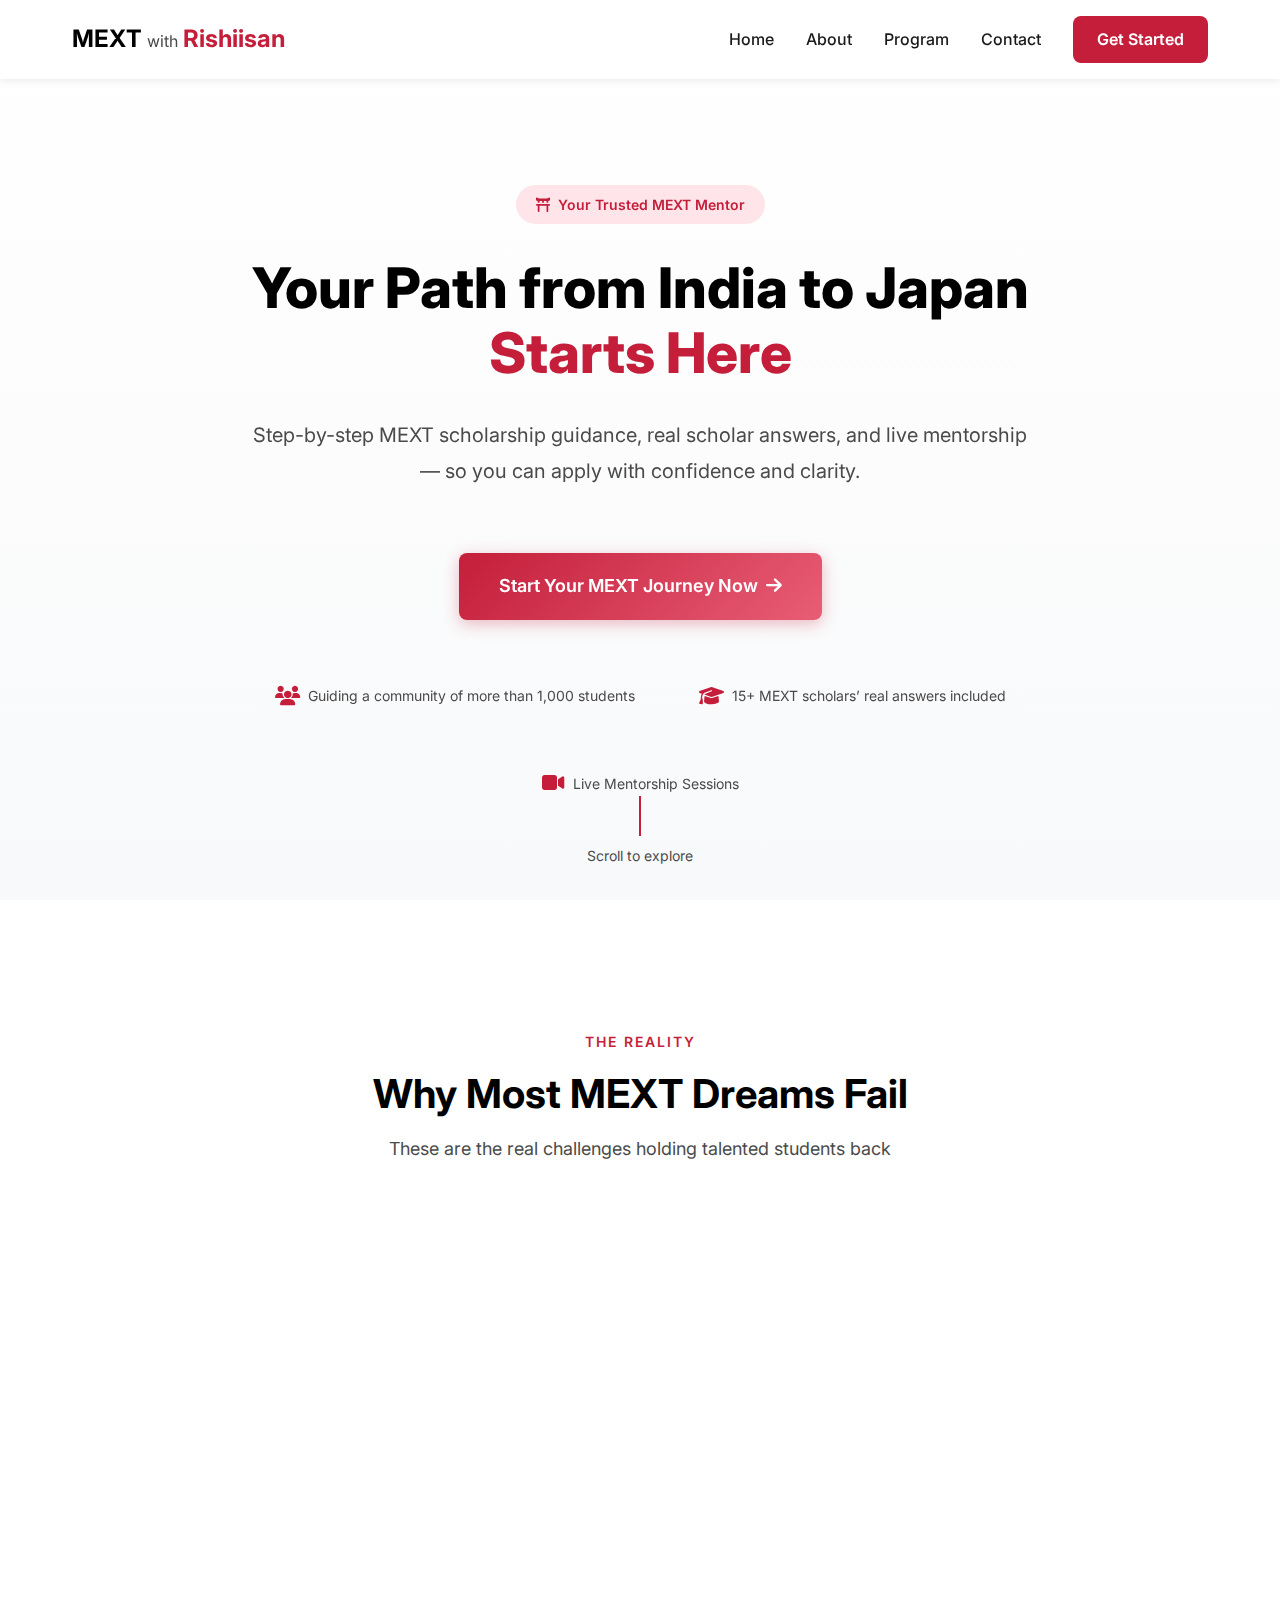
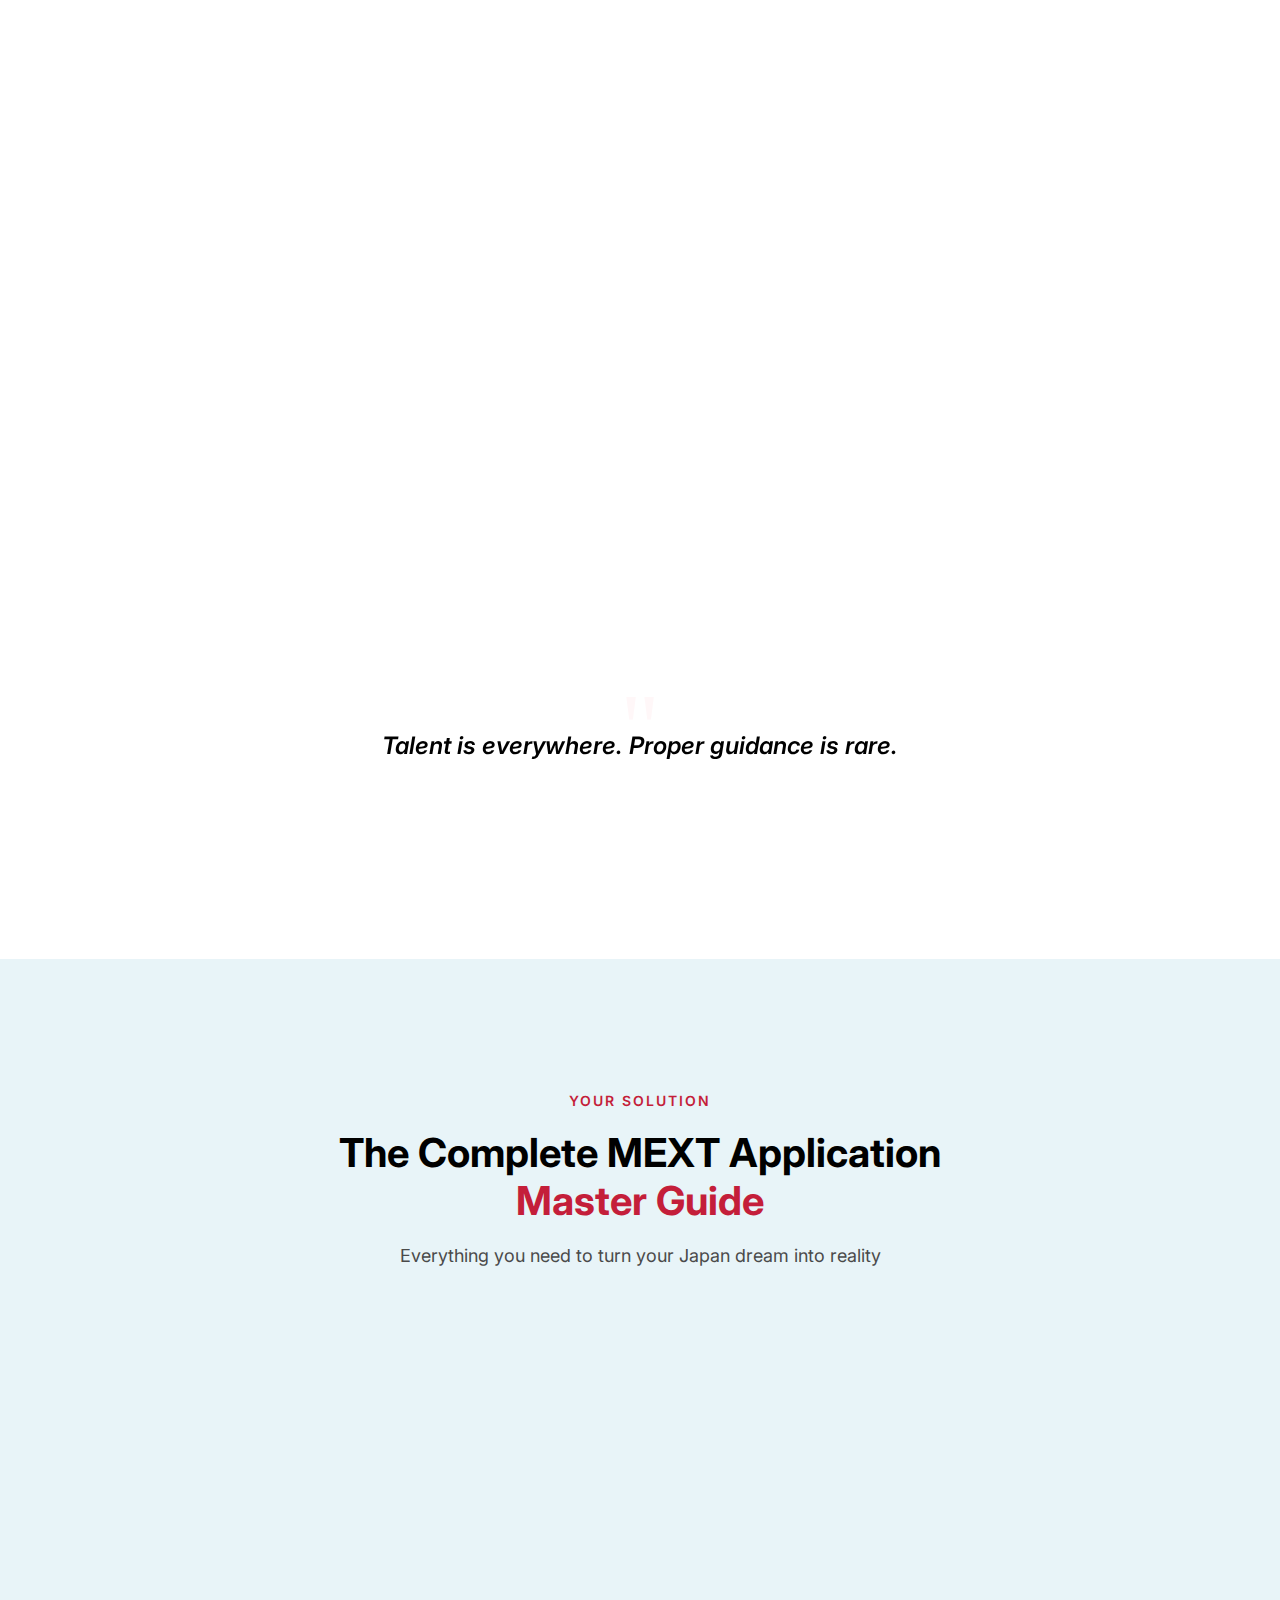
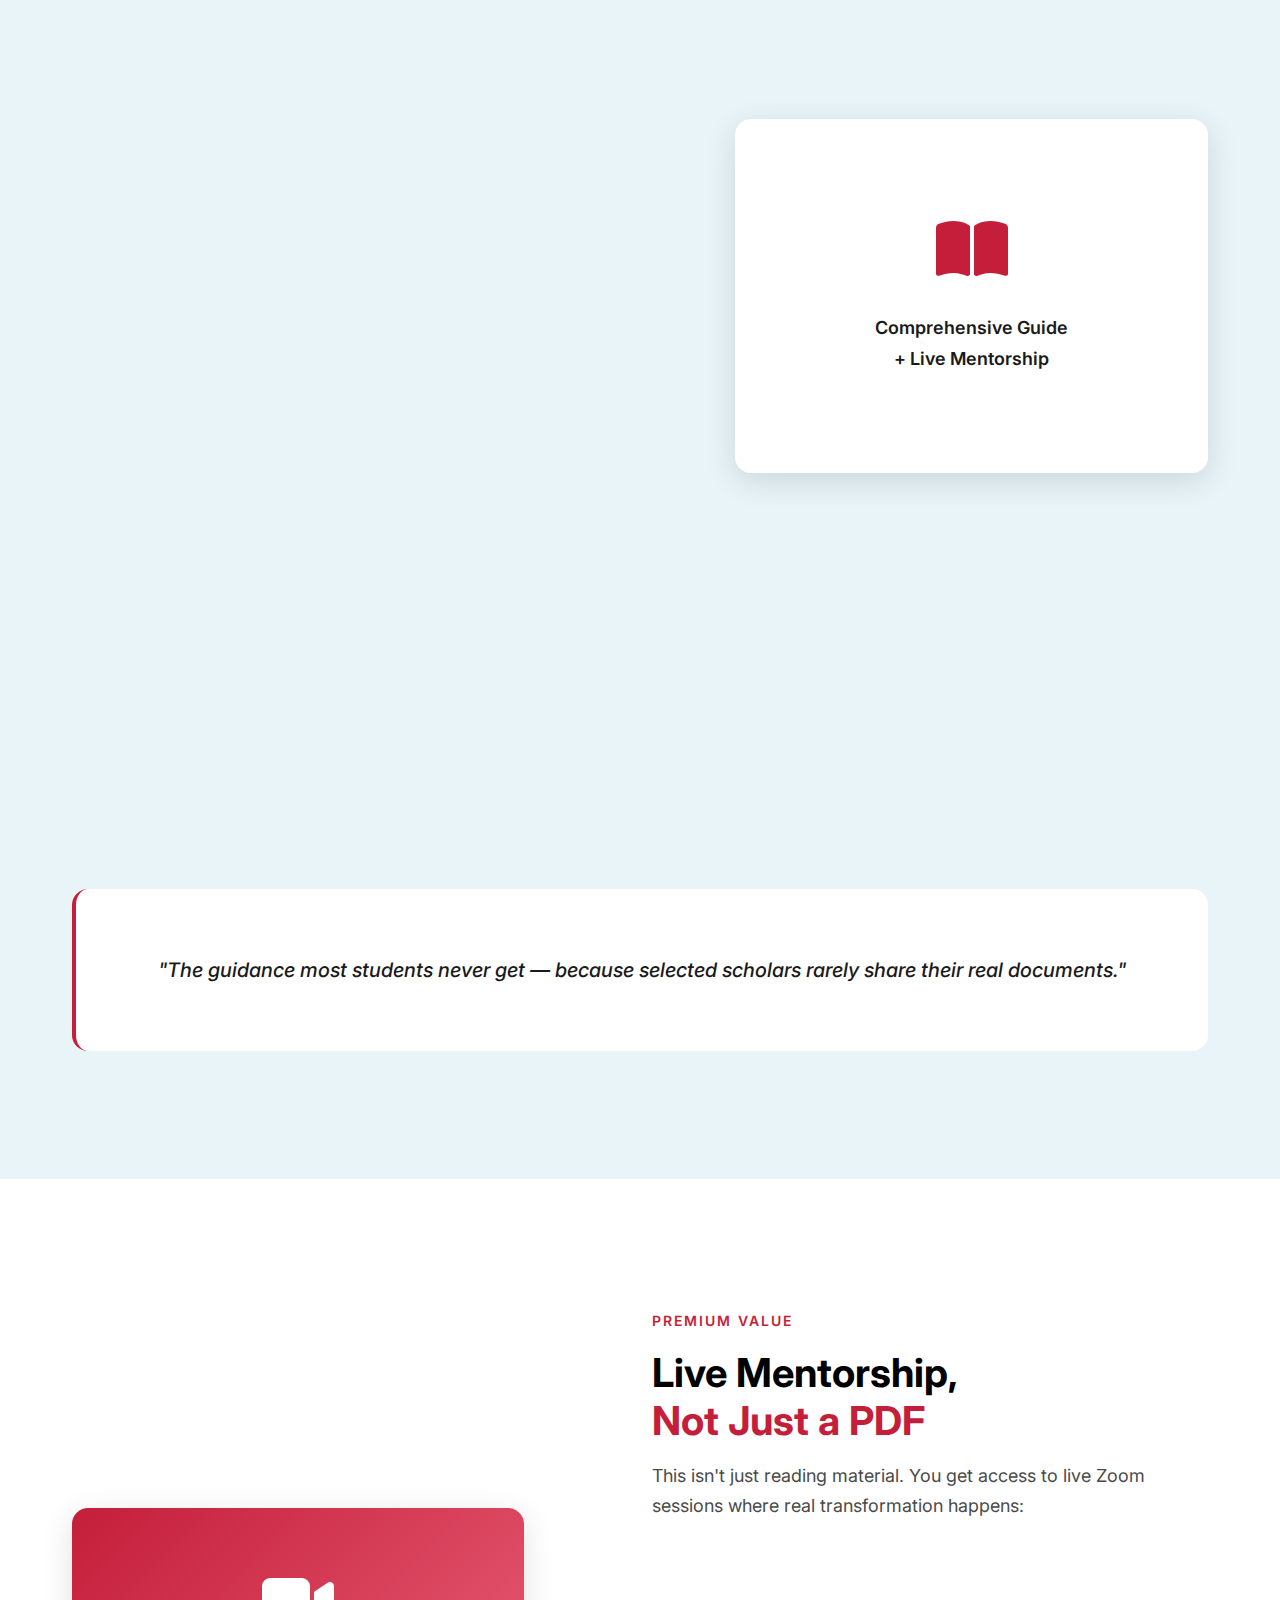
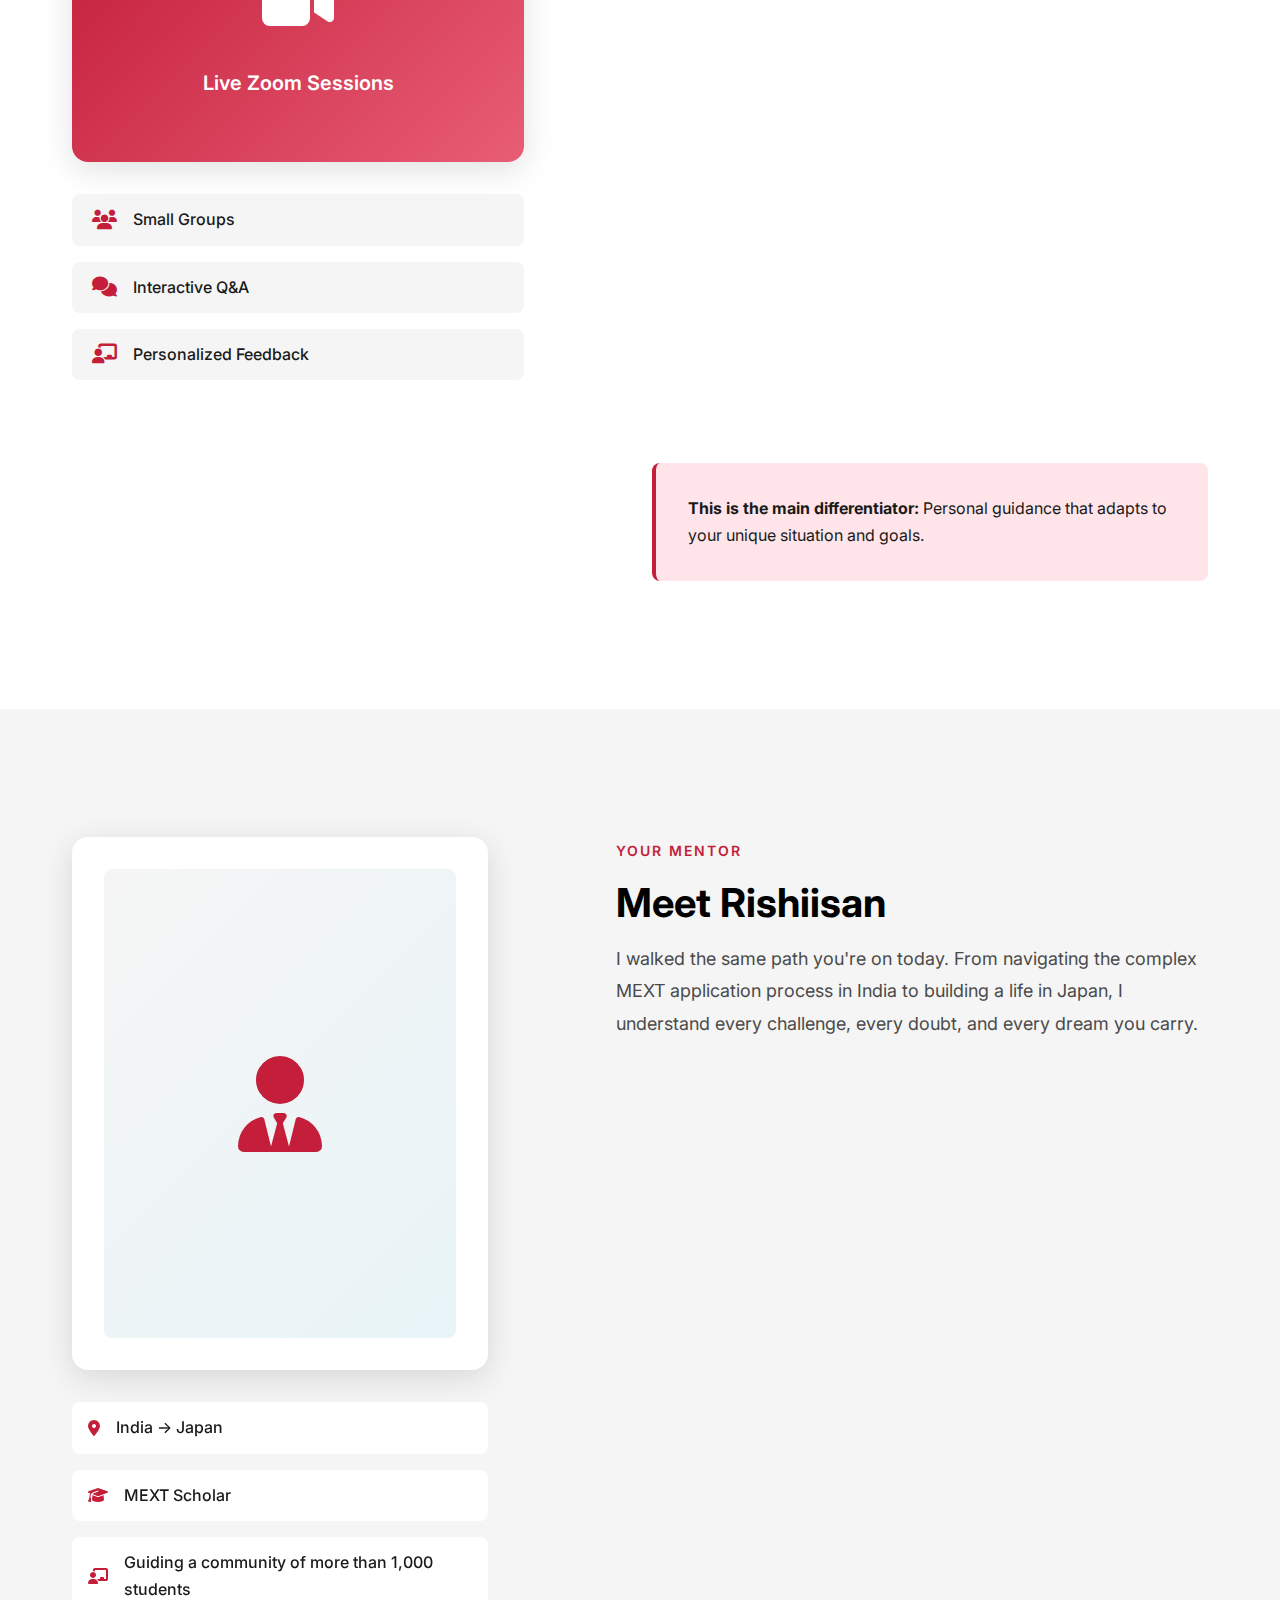
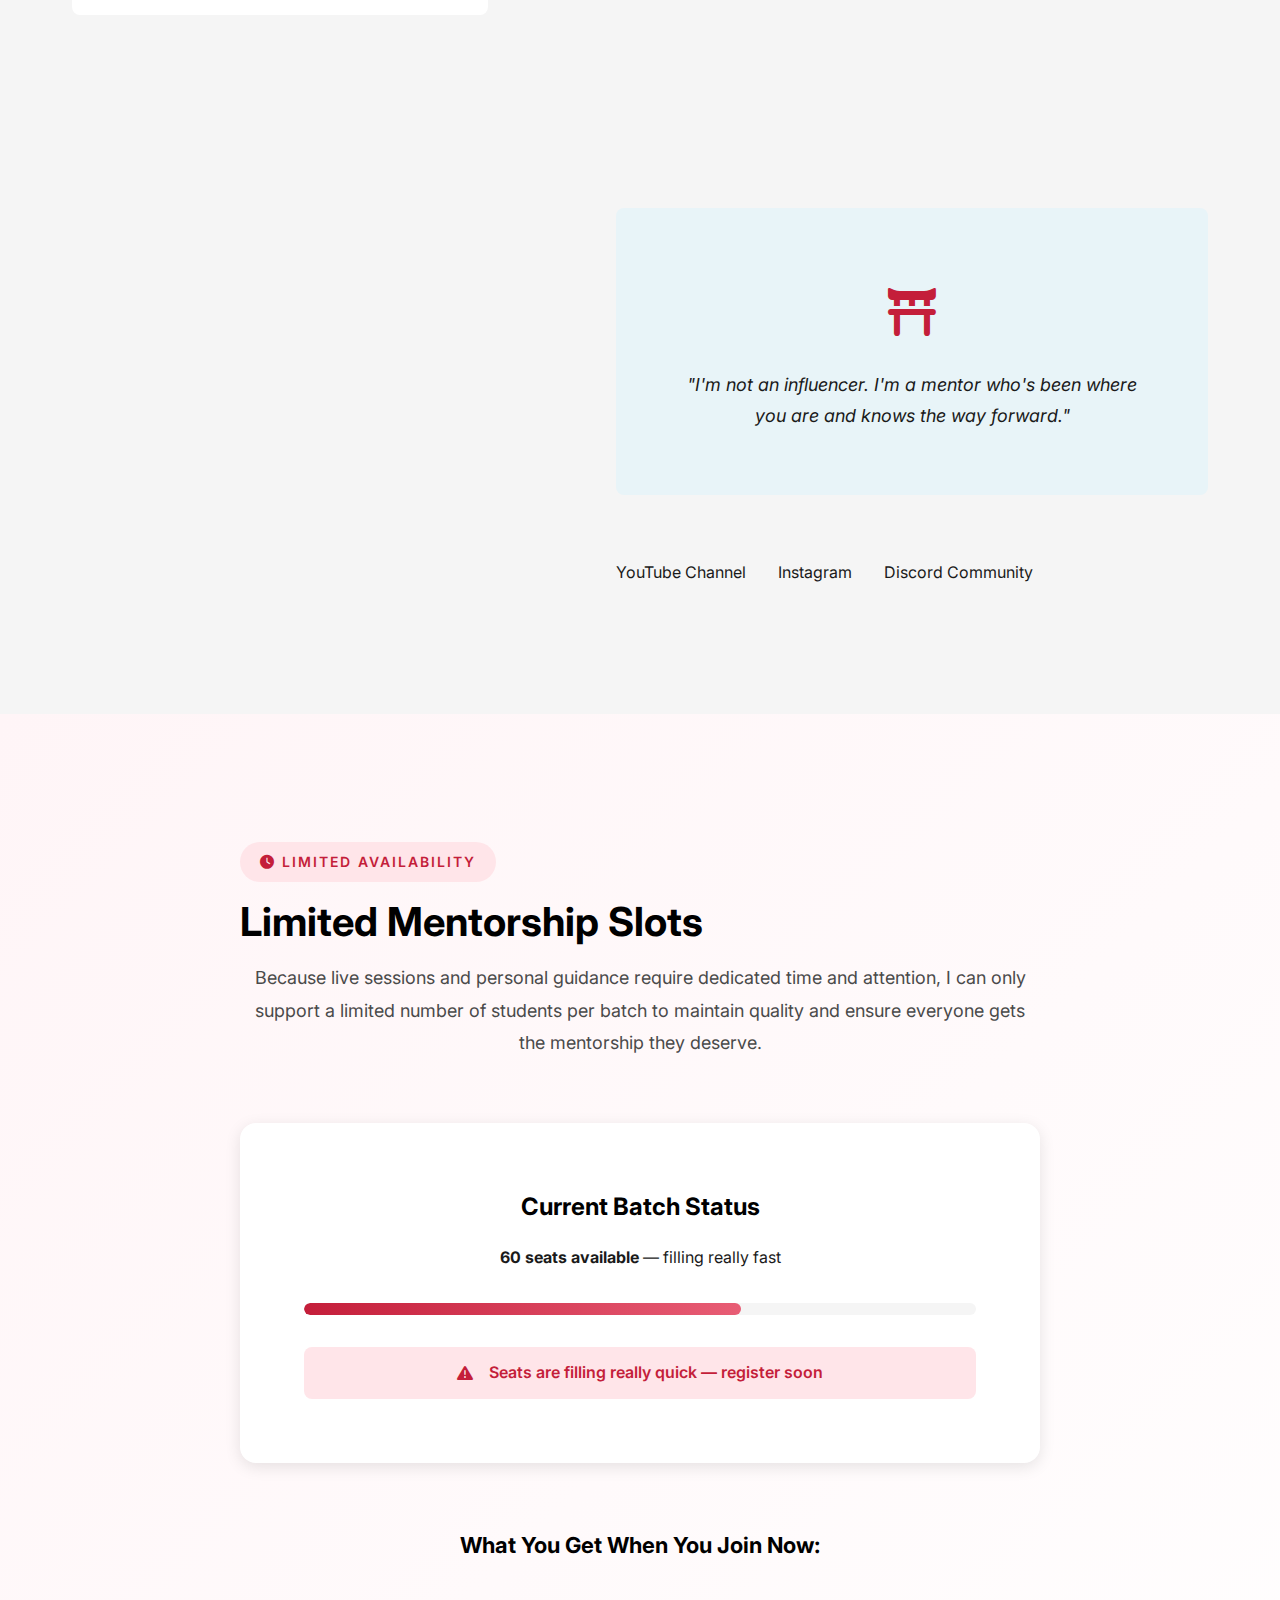
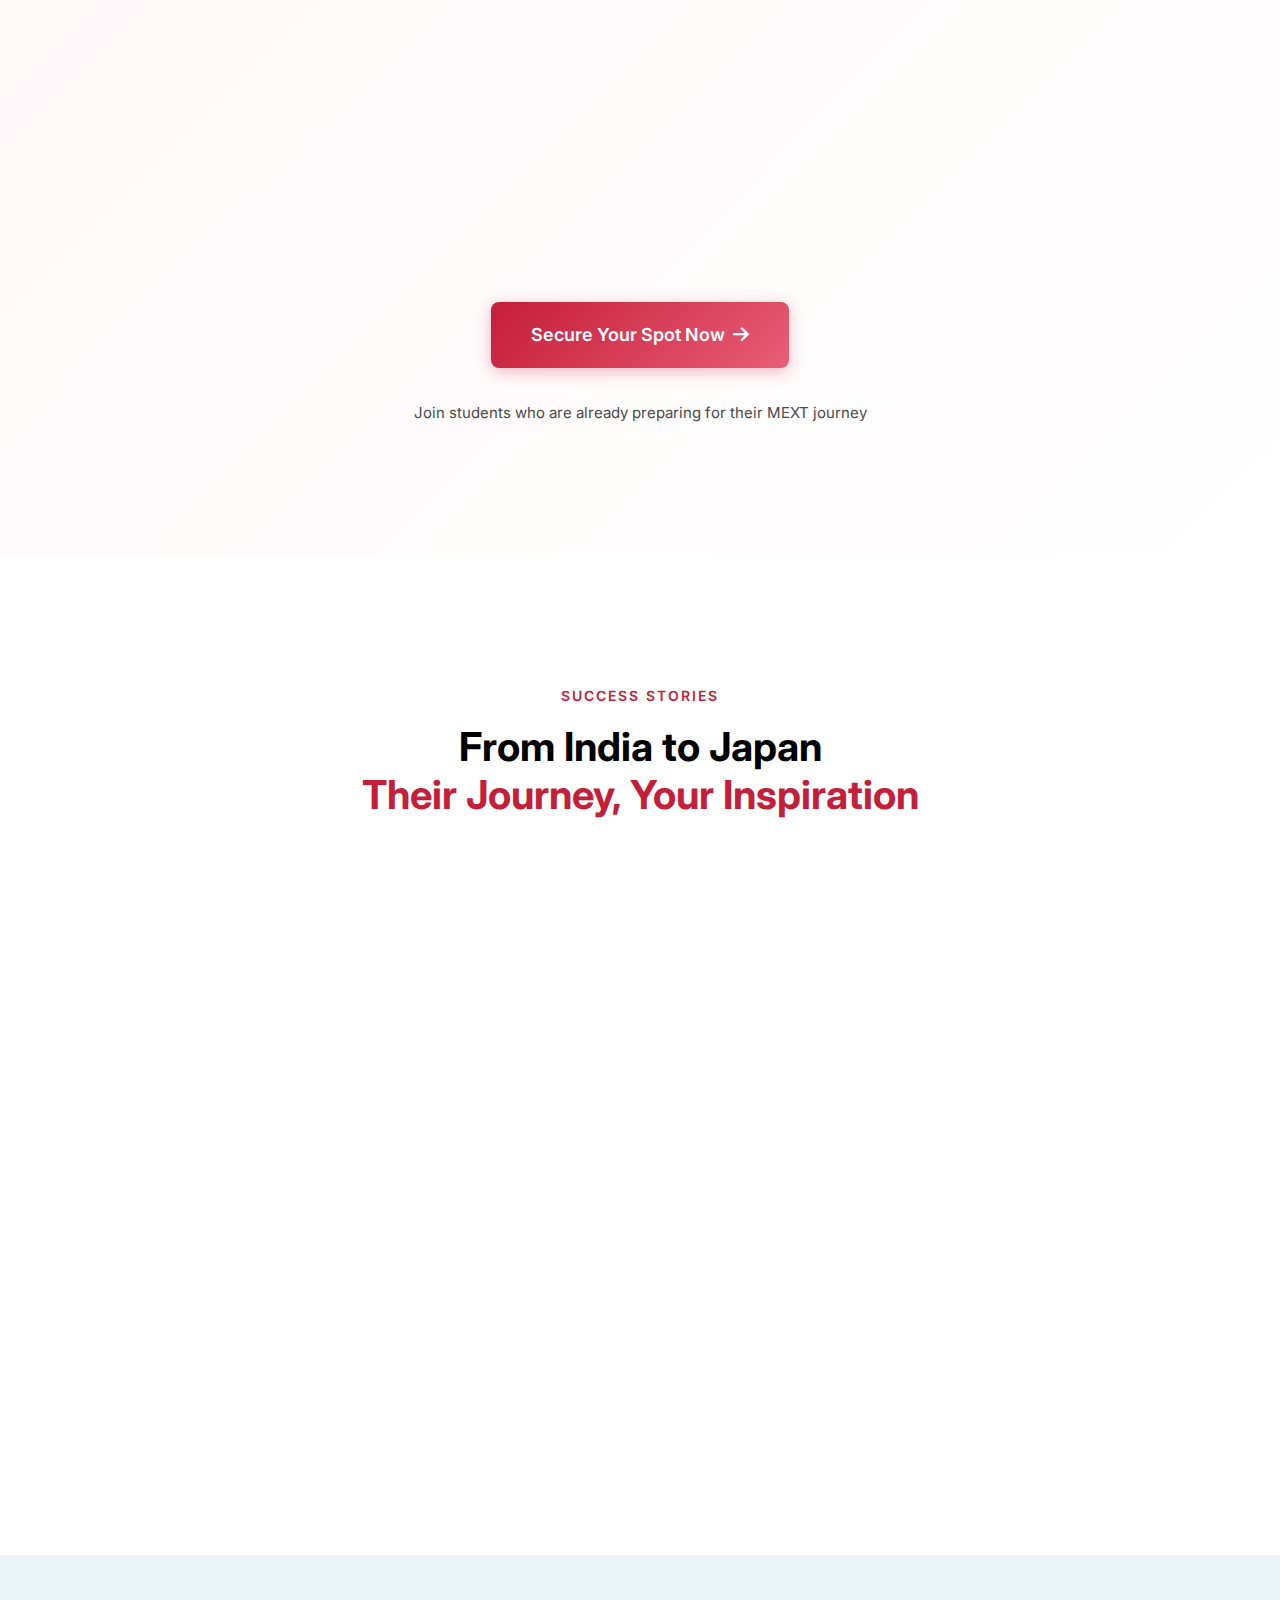
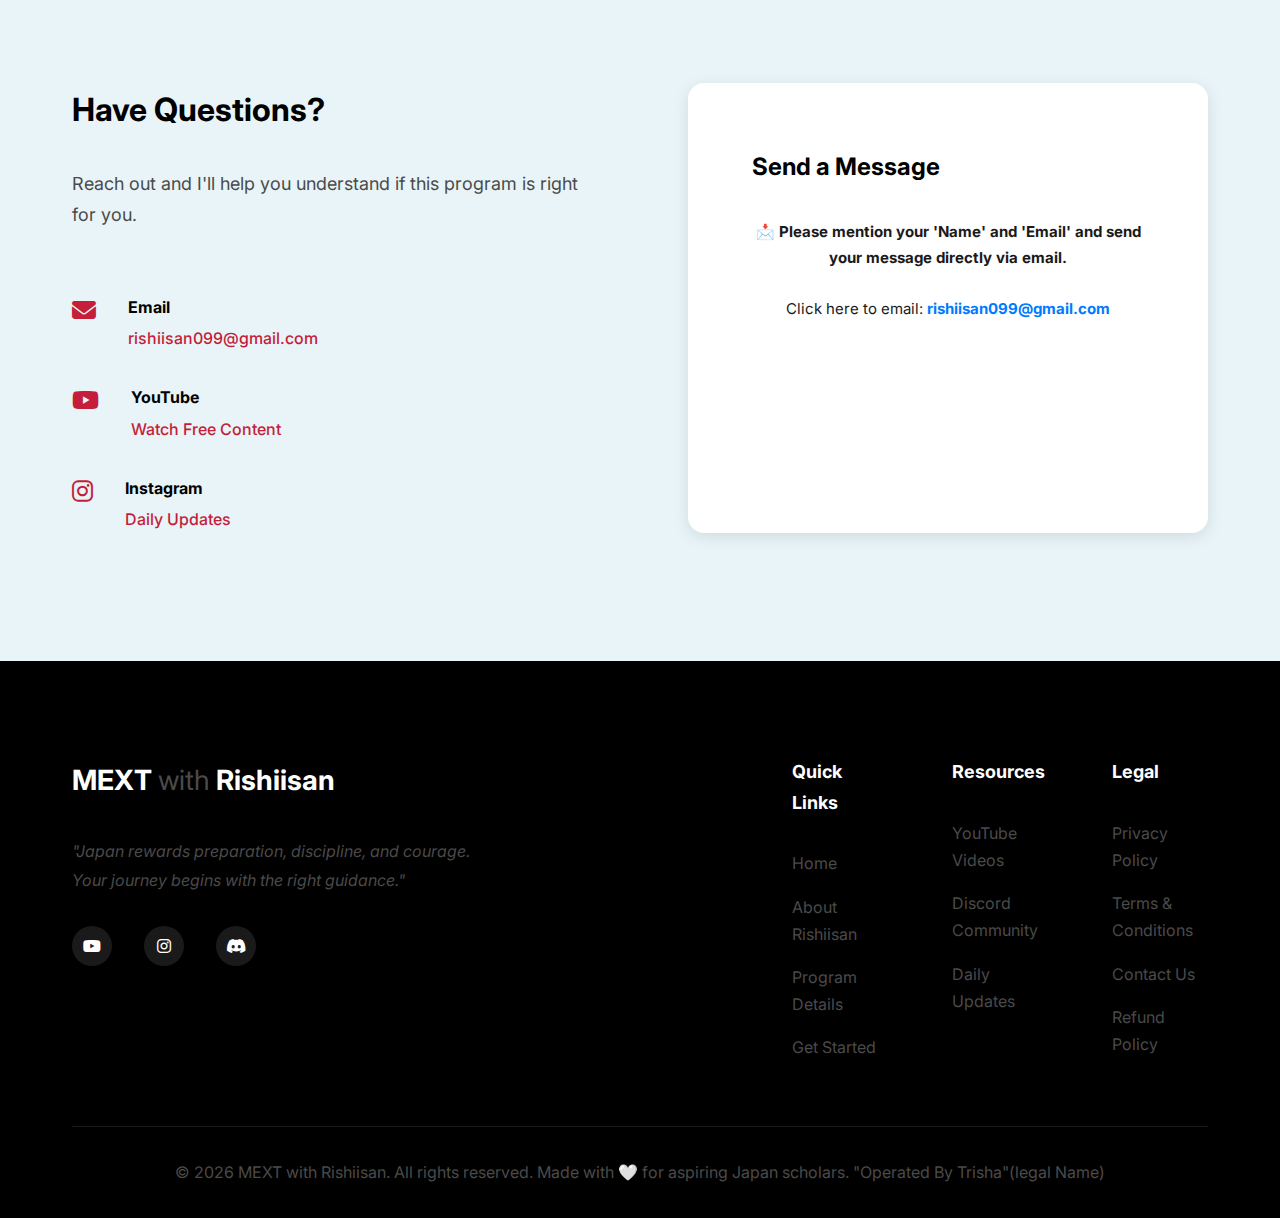
<file: index.html>
<!DOCTYPE html>
<html lang="en">
<head>
    <meta charset="UTF-8">
    <meta name="viewport" content="width=device-width, initial-scale=1.0">
    <title>MEXT with Rishiisan - Your Path from India to Japan</title>
    <meta name="description" content="Step-by-step MEXT scholarship guidance for Indian students. Real scholar answers, live mentorship with Rishiisan - Your trusted mentor for studying in Japan.">
    
    <!-- Google Fonts - Japanese-inspired clean typography -->
    <link href="https://fonts.googleapis.com/css2?family=Inter:wght@300;400;500;600;700&family=Noto+Sans+JP:wght@300;400;500;600;700&display=swap" rel="stylesheet">
    
    <!-- Font Awesome for icons -->
    <link rel="stylesheet" href="https://cdn.jsdelivr.net/npm/@fortawesome/fontawesome-free@6.4.0/css/all.min.css">
    
    <!-- Custom CSS -->
    <link rel="stylesheet" href="css/style.css">
</head>
<body>
    <!-- Navigation -->
    <nav class="navbar">
        <div class="container">
            <div class="nav-brand">
                <span class="brand-name">MEXT <span class="brand-with">with</span> <span class="brand-mentor">Rishiisan</span></span>
            </div>
            <div class="nav-links">
                <a href="#home" class="nav-link">Home</a>
                <a href="#about" class="nav-link">About</a>
                <a href="program.html" class="nav-link">Program</a>
                <a href="#contact" class="nav-link">Contact</a>
                <a href="checkout.html" class="btn-nav-cta">Get Started</a>
            </div>
            <div class="mobile-menu-toggle">
                <i class="fas fa-bars"></i>
            </div>
        </div>
    </nav>

    <!-- Hero Section -->
    <section id="home" class="hero-section">
        <div class="hero-background">
            <div class="sakura-petals">
                <div class="petal"></div>
                <div class="petal"></div>
                <div class="petal"></div>
                <div class="petal"></div>
                <div class="petal"></div>
            </div>
        </div>
        <div class="container">
            <div class="hero-content">
                <div class="hero-badge">
                    <i class="fas fa-torii-gate"></i>
                    <span>Your Trusted MEXT Mentor</span>
                </div>
                <h1 class="hero-title">
                    Your Path from India to Japan<br>
                    <span class="hero-highlight">Starts Here</span>
                </h1>
                <p class="hero-subtitle">
                    Step-by-step MEXT scholarship guidance, real scholar answers, and live mentorship<br>
                    — so you can apply with confidence and clarity.
                </p>
                <div class="hero-cta">
                    <a href="checkout.html" class="btn btn-primary btn-large">
                        <span>Start Your MEXT Journey Now</span>
                        <i class="fas fa-arrow-right"></i>
                    </a>
                </div>
                <div class="hero-trust-indicators">
                    <div class="trust-item">
                        <i class="fas fa-users"></i>
                        <span>Guiding a community of more than 1,000 students</span>
                    </div>
                    <div class="trust-item">
                        <i class="fas fa-graduation-cap"></i>
                        <span>15+ MEXT scholars’ real answers included</span>
                    </div>
                    <div class="trust-item">
                        <i class="fas fa-video"></i>
                        <span>Live Mentorship Sessions</span>
                    </div>
                </div>
            </div>
        </div>
        <div class="hero-scroll-indicator">
            <div class="scroll-line"></div>
            <span>Scroll to explore</span>
        </div>
    </section>

    <!-- Problem Section -->
    <section class="problem-section">
        <div class="container">
            <div class="section-header">
                <span class="section-label">The Reality</span>
                <h2 class="section-title">Why Most MEXT Dreams Fail</h2>
                <p class="section-subtitle">These are the real challenges holding talented students back</p>
            </div>
            <div class="problem-grid">
                <div class="problem-card">
                    <div class="problem-icon">
                        <i class="fas fa-file-alt"></i>
                    </div>
                    <h3>Weak SOPs</h3>
                    <p>Students don't know how to write a strong Statement of Purpose that stands out to Japanese professors.</p>
                </div>
                <div class="problem-card">
                    <div class="problem-icon">
                        <i class="fas fa-comments"></i>
                    </div>
                    <h3>Interview Mystery</h3>
                    <p>No one explains what interviewers really ask and how to answer with confidence.</p>
                </div>
                <div class="problem-card">
                    <div class="problem-icon">
                        <i class="fas fa-puzzle-piece"></i>
                    </div>
                    <h3>Documentation Chaos</h3>
                    <p>Confusion about forms, documents, and strategic application planning creates unnecessary stress.</p>
                </div>
                <div class="problem-card">
                    <div class="problem-icon">
                        <i class="fas fa-compass"></i>
                    </div>
                    <h3>Lack of Guidance</h3>
                    <p>No mentor who truly understands both the Indian education system and Japanese expectations.</p>
                </div>
            </div>
            <div class="problem-conclusion">
                <div class="quote-mark">"</div>
                <p class="conclusion-text">Talent is everywhere. Proper guidance is rare.</p>
            </div>
        </div>
    </section>

    <!-- Solution Section -->
    <section class="solution-section">
        <div class="container">
            <div class="section-header">
                <span class="section-label">Your Solution</span>
                <h2 class="section-title">The Complete MEXT Application<br><span class="highlight">Master Guide</span></h2>
                <p class="section-subtitle">Everything you need to turn your Japan dream into reality</p>
            </div>
            <div class="solution-content">
                <div class="solution-features">
                    <div class="feature-item">
                        <div class="feature-check">
                            <i class="fas fa-check"></i>
                        </div>
                        <div class="feature-text">
                            <h4>Real SOPs & Written Answers</h4>
                            <p>Actual documents from selected scholars — see what worked in real applications</p>
                        </div>
                    </div>
                    <div class="feature-item">
                        <div class="feature-check">
                            <i class="fas fa-check"></i>
                        </div>
                        <div class="feature-text">
                            <h4>Interview Questions Deep-Dive</h4>
                            <p>Questions, cross-questions, and exact answers from scholars who got selected</p>
                        </div>
                    </div>
                    <div class="feature-item">
                        <div class="feature-check">
                            <i class="fas fa-check"></i>
                        </div>
                        <div class="feature-text">
                            <h4>Updated MEXT Exam Patterns</h4>
                            <p>Latest guidance based on recent exam patterns and selection criteria</p>
                        </div>
                    </div>
                    <div class="feature-item">
                        <div class="feature-check">
                            <i class="fas fa-check"></i>
                        </div>
                        <div class="feature-text">
                            <h4>Step-by-Step Application Walkthrough</h4>
                            <p>From university selection to final submission — every step explained clearly</p>
                        </div>
                    </div>
                    <div class="feature-item">
                        <div class="feature-check">
                            <i class="fas fa-check"></i>
                        </div>
                        <div class="feature-text">
                            <h4>Live Zoom Doubt-Clearing Sessions</h4>
                            <p>Direct interaction with Rishiisan — get your specific questions answered</p>
                        </div>
                    </div>
                    <div class="feature-item">
                        <div class="feature-check">
                            <i class="fas fa-check"></i>
                        </div>
                        <div class="feature-text">
                            <h4>Personal Mentorship Insights</h4>
                            <p>Strategic guidance you won't find on YouTube or anywhere else</p>
                        </div>
                    </div>
                </div>
                <div class="solution-image">
                    <div class="image-placeholder">
                        <i class="fas fa-book-open"></i>
                        <p>Comprehensive Guide<br>+ Live Mentorship</p>
                    </div>
                </div>
            </div>
            <div class="solution-positioning">
                <p>"The guidance most students never get — because selected scholars rarely share their real documents."</p>
            </div>
        </div>
    </section>

    <!-- Live Sessions Section -->
    <section class="live-sessions-section">
        <div class="container">
            <div class="sessions-content">
                <div class="sessions-visual">
                    <div class="video-placeholder">
                        <i class="fas fa-video"></i>
                        <span>Live Zoom Sessions</span>
                    </div>
                    <div class="sessions-badges">
                        <div class="session-badge">
                            <i class="fas fa-users"></i>
                            <span>Small Groups</span>
                        </div>
                        <div class="session-badge">
                            <i class="fas fa-comments"></i>
                            <span>Interactive Q&A</span>
                        </div>
                        <div class="session-badge">
                            <i class="fas fa-chalkboard-teacher"></i>
                            <span>Personalized Feedback</span>
                        </div>
                    </div>
                </div>
                <div class="sessions-text">
                    <span class="section-label">Premium Value</span>
                    <h2 class="section-title">Live Mentorship,<br><span class="highlight">Not Just a PDF</span></h2>
                    <p class="sessions-intro">This isn't just reading material. You get access to live Zoom sessions where real transformation happens:</p>
                    <div class="sessions-benefits">
                        <div class="benefit-item">
                            <div class="benefit-icon">
                                <i class="fas fa-lightbulb"></i>
                            </div>
                            <div class="benefit-text">
                                <h4>Doubts Cleared Instantly</h4>
                                <p>No more waiting days for email responses — get clarity in real-time</p>
                            </div>
                        </div>
                        <div class="benefit-item">
                            <div class="benefit-icon">
                                <i class="fas fa-check-circle"></i>
                            </div>
                            <div class="benefit-text">
                                <h4>Application Mistakes Corrected</h4>
                                <p>Review your documents with an experienced mentor before submission</p>
                            </div>
                        </div>
                        <div class="benefit-item">
                            <div class="benefit-icon">
                                <i class="fas fa-chess"></i>
                            </div>
                            <div class="benefit-text">
                                <h4>Strategy Discussed</h4>
                                <p>Learn the tactics that make applications stand out to selection committees</p>
                            </div>
                        </div>
                        <div class="benefit-item">
                            <div class="benefit-icon">
                                <i class="fas fa-file-signature"></i>
                            </div>
                            <div class="benefit-text">
                                <h4>Real Examples Explained</h4>
                                <p>Understand why certain approaches work and others don't</p>
                            </div>
                        </div>
                    </div>
                    <div class="sessions-differentiator">
                        <p><strong>This is the main differentiator:</strong> Personal guidance that adapts to your unique situation and goals.</p>
                    </div>
                </div>
            </div>
        </div>
    </section>

    <!-- About Rishiisan Section -->
    <section id="about" class="about-section">
        <div class="container">
            <div class="about-content">
                <div class="about-image">
                    <div class="image-frame">
                        <div class="profile-placeholder">
                            <i class="fas fa-user-tie"></i>
                        </div>
                    </div>
                    <div class="about-credentials">
                        <div class="credential">
                            <i class="fas fa-map-marker-alt"></i>
                            <span>India → Japan</span>
                        </div>
                        <div class="credential">
                            <i class="fas fa-graduation-cap"></i>
                            <span>MEXT Scholar</span>
                        </div>
                        <div class="credential">
                            <i class="fas fa-chalkboard-teacher"></i>
                            <span>Guiding a community of more than 1,000 students</span>
                        </div>
                    </div>
                </div>
                <div class="about-text">
                    <span class="section-label">Your Mentor</span>
                    <h2 class="section-title">Meet Rishiisan</h2>
                    <p class="about-journey">I walked the same path you're on today. From navigating the complex MEXT application process in India to building a life in Japan, I understand every challenge, every doubt, and every dream you carry.</p>
                    
                    <div class="about-story">
                        <div class="story-item">
                            <h4><i class="fas fa-route"></i> My Journey</h4>
                            <p>Started as an Indian student with big dreams and limited guidance. Through persistence and the right strategy, I secured the MEXT scholarship and experienced firsthand what it takes to succeed.</p>
                        </div>
                        <div class="story-item">
                            <h4><i class="fas fa-heart"></i> Why I Started Helping</h4>
                            <p>I saw too many talented students struggle not because they lacked ability, but because they lacked proper guidance. I decided to share my journey so others could avoid the mistakes I made.</p>
                        </div>
                        <div class="story-item">
                            <h4><i class="fas fa-users"></i> Community & Mission</h4>
                            <p>Through YouTube and Discord, I've built a community of ambitious students. My mission is simple: <strong>No serious student should miss Japan due to lack of guidance.</strong></p>
                        </div>
                    </div>

                    <div class="about-philosophy">
                        <div class="philosophy-icon">
                            <i class="fas fa-torii-gate"></i>
                        </div>
                        <p><em>"I'm not an influencer. I'm a mentor who's been where you are and knows the way forward."</em></p>
                    </div>

                    <div class="about-social">
                        <a href="https://www.youtube.com/@RishiiSan" target="_blank">YouTube Channel</a>
                        <a href="https://instagram.com/sanrishii?igsh=Y3NocHRzbGF2ZG51&utm_source=qr" target="_blank">Instagram</a>
                        <a href="https://discord.com/invite/U5xXEkp8g2" target="_blank">Discord Community</a>
                    </div>
                </div>
            </div>
        </div>
    </section>

    <!-- Urgency Section -->
    <section class="urgency-section">
        <div class="container">
            <div class="urgency-content">
                <div class="urgency-header">
                    <span class="section-label urgency-label">
                        <i class="fas fa-clock"></i> Limited Availability
                    </span>
                    <h2 class="section-title">Limited Mentorship Slots</h2>
                    <p class="urgency-explanation">Because live sessions and personal guidance require dedicated time and attention, I can only support a limited number of students per batch to maintain quality and ensure everyone gets the mentorship they deserve.</p>
                </div>

                <div class="seats-indicator">
                    <div class="seats-header">
                        <h3>Current Batch Status</h3>
                       <p><strong>60 seats available</strong> — filling really fast</p>
                    </div>
                    <div class="progress-bar">
                        <div class="progress-fill" style="width: 65%"></div>
                    </div>
                    <div class="seats-warning">
                        <i class="fas fa-exclamation-triangle"></i>
                        <span>Seats are filling really quick — register soon</span>
                    </div>
                </div>

                <div class="urgency-benefits">
                    <h3>What You Get When You Join Now:</h3>
                    <div class="urgency-grid">
                        <div class="urgency-item">
                            <i class="fas fa-calendar-check"></i>
                            <span>Priority access to live Zoom sessions</span>
                        </div>
                        <div class="urgency-item">
                            <i class="fas fa-comments"></i>
                            <span>Direct mentorship and feedback</span>
                        </div>
                        <div class="urgency-item">
                            <i class="fas fa-users"></i>
                            <span>Join a community of serious applicants</span>
                        </div>
                        <div class="urgency-item">
                            <i class="fas fa-file-download"></i>
                            <span>Lifetime access to all materials</span>
                        </div>
                    </div>
                </div>

                <div class="urgency-cta">
                    <a href="checkout.html" class="btn btn-primary btn-large">
                        <span>Secure Your Spot Now</span>
                        <i class="fas fa-arrow-right"></i>
                    </a>
                    <p class="cta-reassurance">Join students who are already preparing for their MEXT journey</p>
                </div>
            </div>
        </div>
    </section>

    <!-- Testimonials Section (Optional but adds trust) -->
    <section class="testimonials-section">
        <div class="container">
            <div class="section-header">
                <span class="section-label">Success Stories</span>
                <h2 class="section-title">From India to Japan<br><span class="highlight">Their Journey, Your Inspiration</span></h2>
            </div>
            <div class="testimonials-grid">
                <div class="testimonial-card">
                    <div class="testimonial-header">
                        <div class="testimonial-avatar">
                            <i class="fas fa-user-graduate"></i>
                        </div>
                        <div class="testimonial-info">
                            <h4>MEXT SCHOLAR</h4>
                            <p>University of Tokyo</p>
                        </div>
                    </div>
                    <div class="testimonial-stars">
                        <i class="fas fa-star"></i>
                        <i class="fas fa-star"></i>
                        <i class="fas fa-star"></i>
                        <i class="fas fa-star"></i>
                        <i class="fas fa-star"></i>
                    </div>
                    <p class="testimonial-text">"This contains my original documents and is incredibly powerful, I genuinely believe that anyone who uses it seriously will succeed in the MEXT journey.."</p>
                </div>
                <div class="testimonial-card">
                    <div class="testimonial-header">
                        <div class="testimonial-avatar">
                            <i class="fas fa-user-graduate"></i>
                        </div>
                        <div class="testimonial-info">
                            <h4>SAGAR.</h4>
                            <p>MEXT SCHOLAR, 2025</p>
                        </div>
                    </div>
                    <div class="testimonial-stars">
                        <i class="fas fa-star"></i>
                        <i class="fas fa-star"></i>
                        <i class="fas fa-star"></i>
                        <i class="fas fa-star"></i>
                        <i class="fas fa-star"></i>
                    </div>
                    <p class="testimonial-text">"This PDF is incredibly powerful—every strategy and hidden insight you need to secure your Mext scholarship, I wish I had it in my year."</p>
                </div>
                <div class="testimonial-card">
                    <div class="testimonial-header">
                        <div class="testimonial-avatar">
                            <i class="fas fa-user-graduate"></i>
                        </div>
                        <div class="testimonial-info">
                            <h4>MEXT SCHOLAR.</h4>
                            <p>KOSEN, 2026</p>
                        </div>
                    </div>
                    <div class="testimonial-stars">
                        <i class="fas fa-star"></i>
                        <i class="fas fa-star"></i>
                        <i class="fas fa-star"></i>
                        <i class="fas fa-star"></i>
                        <i class="fas fa-star"></i>
                    </div>
                    <p class="testimonial-text">"I was so confused about the entire process. Rishiisan's step-by-step guidance and real examples made everything clear. Now I'll be living my dream in TOKYO!"</p>
                </div>
            </div>
        </div>
    </section>

    <!-- Contact Section -->
    <section id="contact" class="contact-section">
        <div class="container">
            <div class="contact-content">
                <div class="contact-info">
                    <h2>Have Questions?</h2>
                    <p>Reach out and I'll help you understand if this program is right for you.</p>
                    <div class="contact-methods">
                        <div class="contact-method">
                            <i class="fas fa-envelope"></i>
                            <div>
                                <h4>Email</h4>
                                <a href="mailto:rishiisan099@gmail.com">rishiisan099@gmail.com</a>
                            </div>
                        </div>
                        <div class="contact-method">
                            <i class="fab fa-youtube"></i>
                            <div>
                                <h4>YouTube</h4>
                                <a href="https://www.youtube.com/@RishiiSan" target="_blank">Watch Free Content</a>
                            </div>
                        </div>
                        <div class="contact-method">
                            <i class="fab fa-instagram"></i>
                            <div>
                                <h4>Instagram</h4>
                                <a href="https://instagram.com/sanrishii?igsh=Y3NocHRzbGF2ZG51&utm_source=qr" target="_blank">Daily Updates</a>
                            </div>
                        </div>
                    </div>
                </div>
                <div class="contact-form">
                    <h3>Send a Message</h3>
                    <!-- Instructions -->
                    <p class="email-instruction">
                        📩 <strong>Please mention your 'Name' and 'Email' and send your message directly via email.</strong><br><br>
                        Click here to email:  
                        <a href="mailto:rishiisan099@gmail.com" class="email-link">rishiisan099@gmail.com</a>
                    </p>
                </div>
            </div>
    </section>
</div>
</div>
</div>
</section>

    <!-- Footer -->
    <footer class="footer">
        <div class="container">
            <div class="footer-content">
                <div class="footer-brand">
                    <h3>MEXT <span>with</span> Rishiisan</h3>
                    <p class="footer-mission">"Japan rewards preparation, discipline, and courage.<br>Your journey begins with the right guidance."</p>
                    <div class="footer-social">
                        <a href="https://www.youtube.com/@RishiiSan" target="_blank"><i class="fab fa-youtube"></i></a>
                        <a href="https://instagram.com/sanrishii?igsh=Y3NocHRzbGF2ZG51&utm_source=qr" target="_blank"><i class="fab fa-instagram"></i></a>
                        <a href="https://discord.com/invite/U5xXEkp8g2" target="_blank"><i class="fab fa-discord"></i></a>
                    </div>
                </div>
                <div class="footer-links">
                    <div class="footer-column">
                        <h4>Quick Links</h4>
                        <ul>
                            <li><a href="#home">Home</a></li>
                            <li><a href="#about">About Rishiisan</a></li>
                            <li><a href="program.html">Program Details</a></li>
                            <li><a href="checkout.html">Get Started</a></li>
                        </ul>
                    </div>
                    <div class="footer-column">
                        <h4>Resources</h4>
                        <ul>
                            <li><a href="https://www.youtube.com/@RishiiSan">YouTube Videos</a></li>
                            <li><a href="https://discord.com/invite/U5xXEkp8g2">Discord Community</a></li>
                            <li><a href="https://instagram.com/sanrishii?igsh=Y3NocHRzbGF2ZG51&utm_source=qr">Daily Updates</a></li>
                        </ul>
                    </div>
                    <div class="footer-column">
                        <h4>Legal</h4>
                        <ul>
                            <li><a href="privacy.html">Privacy Policy</a></li>
                            <li><a href="terms.html">Terms & Conditions</a></li>
                            <li><a href="#contact">Contact Us</a></li>
                            <li><a href="terms.html">Refund Policy</a></li>
                        </ul>
                    </div>
                </div>
            </div>
            <div class="footer-bottom">
                <p>&copy; 2026 MEXT with Rishiisan. All rights reserved. Made with 🤍 for aspiring Japan scholars.
                "Operated By Trisha"(legal Name)</p>
            </div>
        </div>
    </footer>

    <!-- Floating CTA Button (Mobile) -->
    <div class="floating-cta">
        <a href="checkout.html" class="btn btn-primary">
            <span>Secure Your Spot</span>
            <i class="fas fa-arrow-right"></i>
        </a>
    </div>

    <!-- Custom JavaScript -->
    <script src="js/main.js"></script>
</body>
</html>
</file>
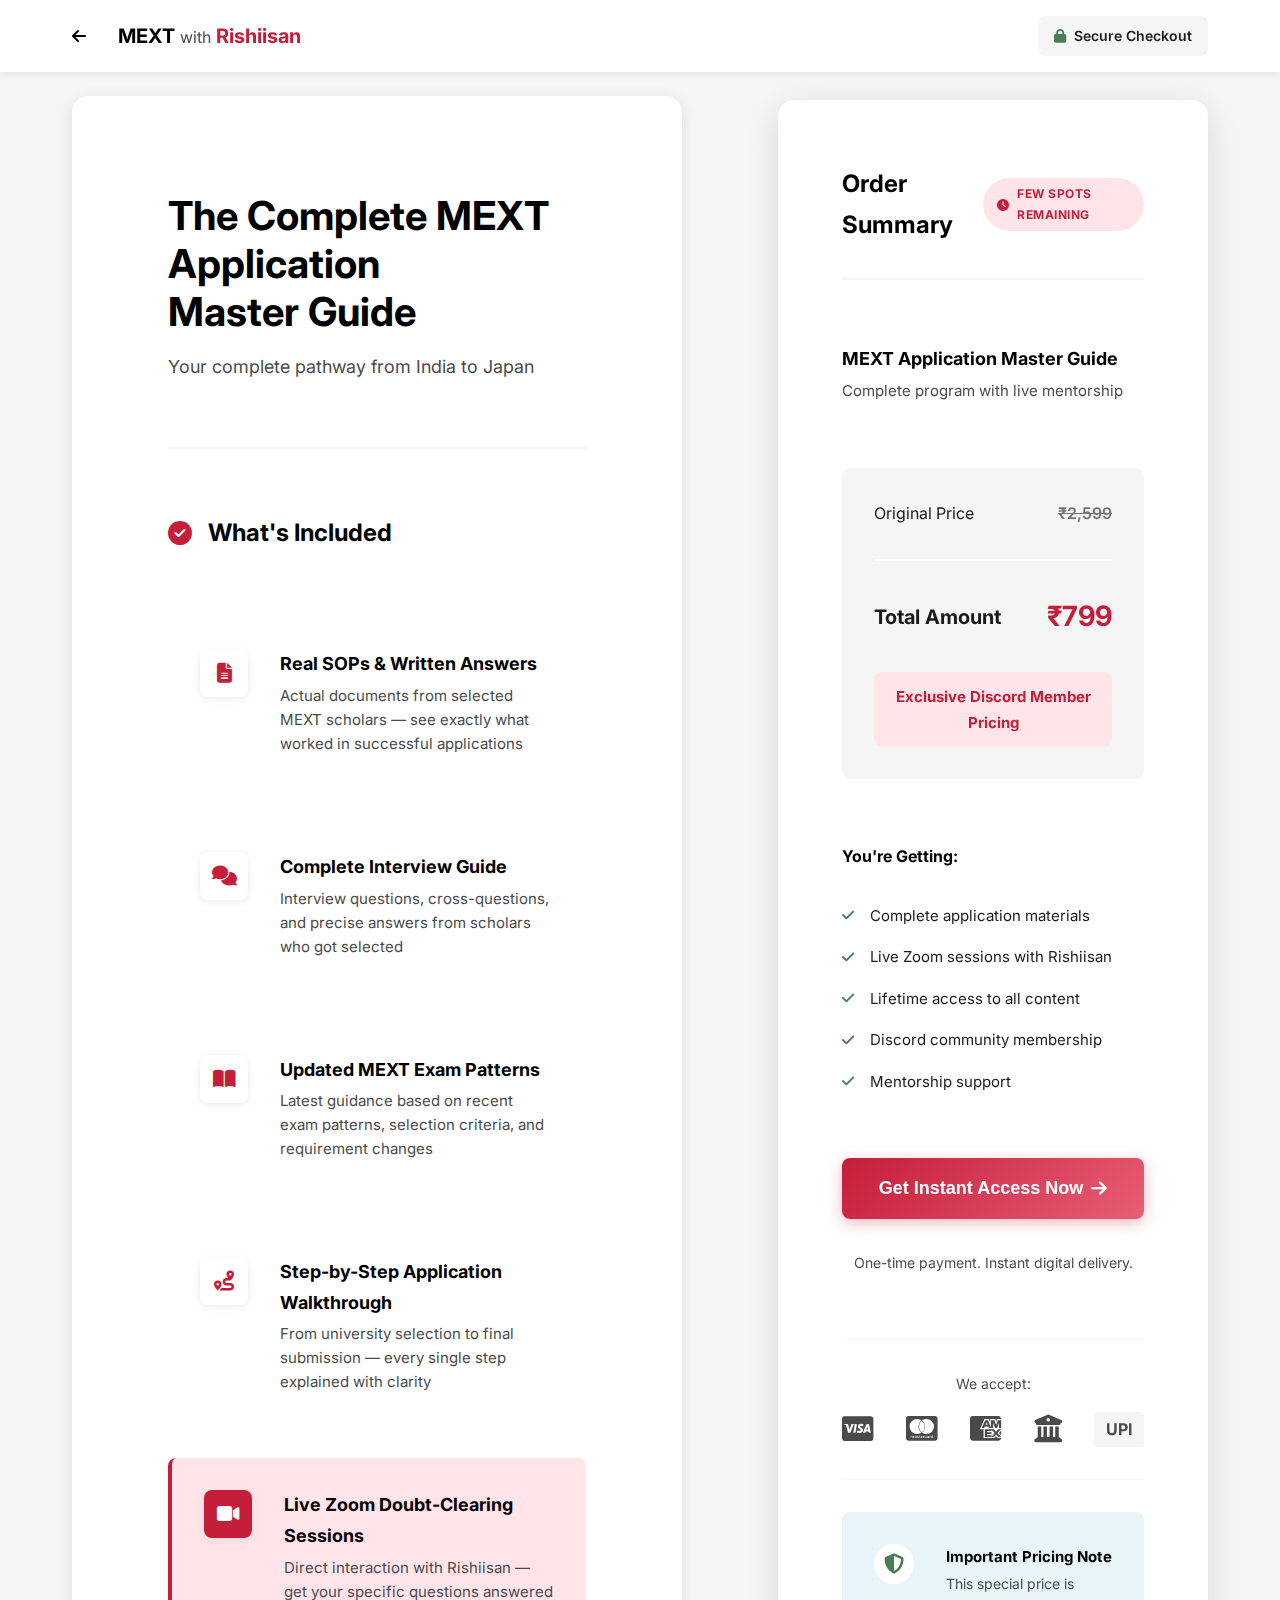
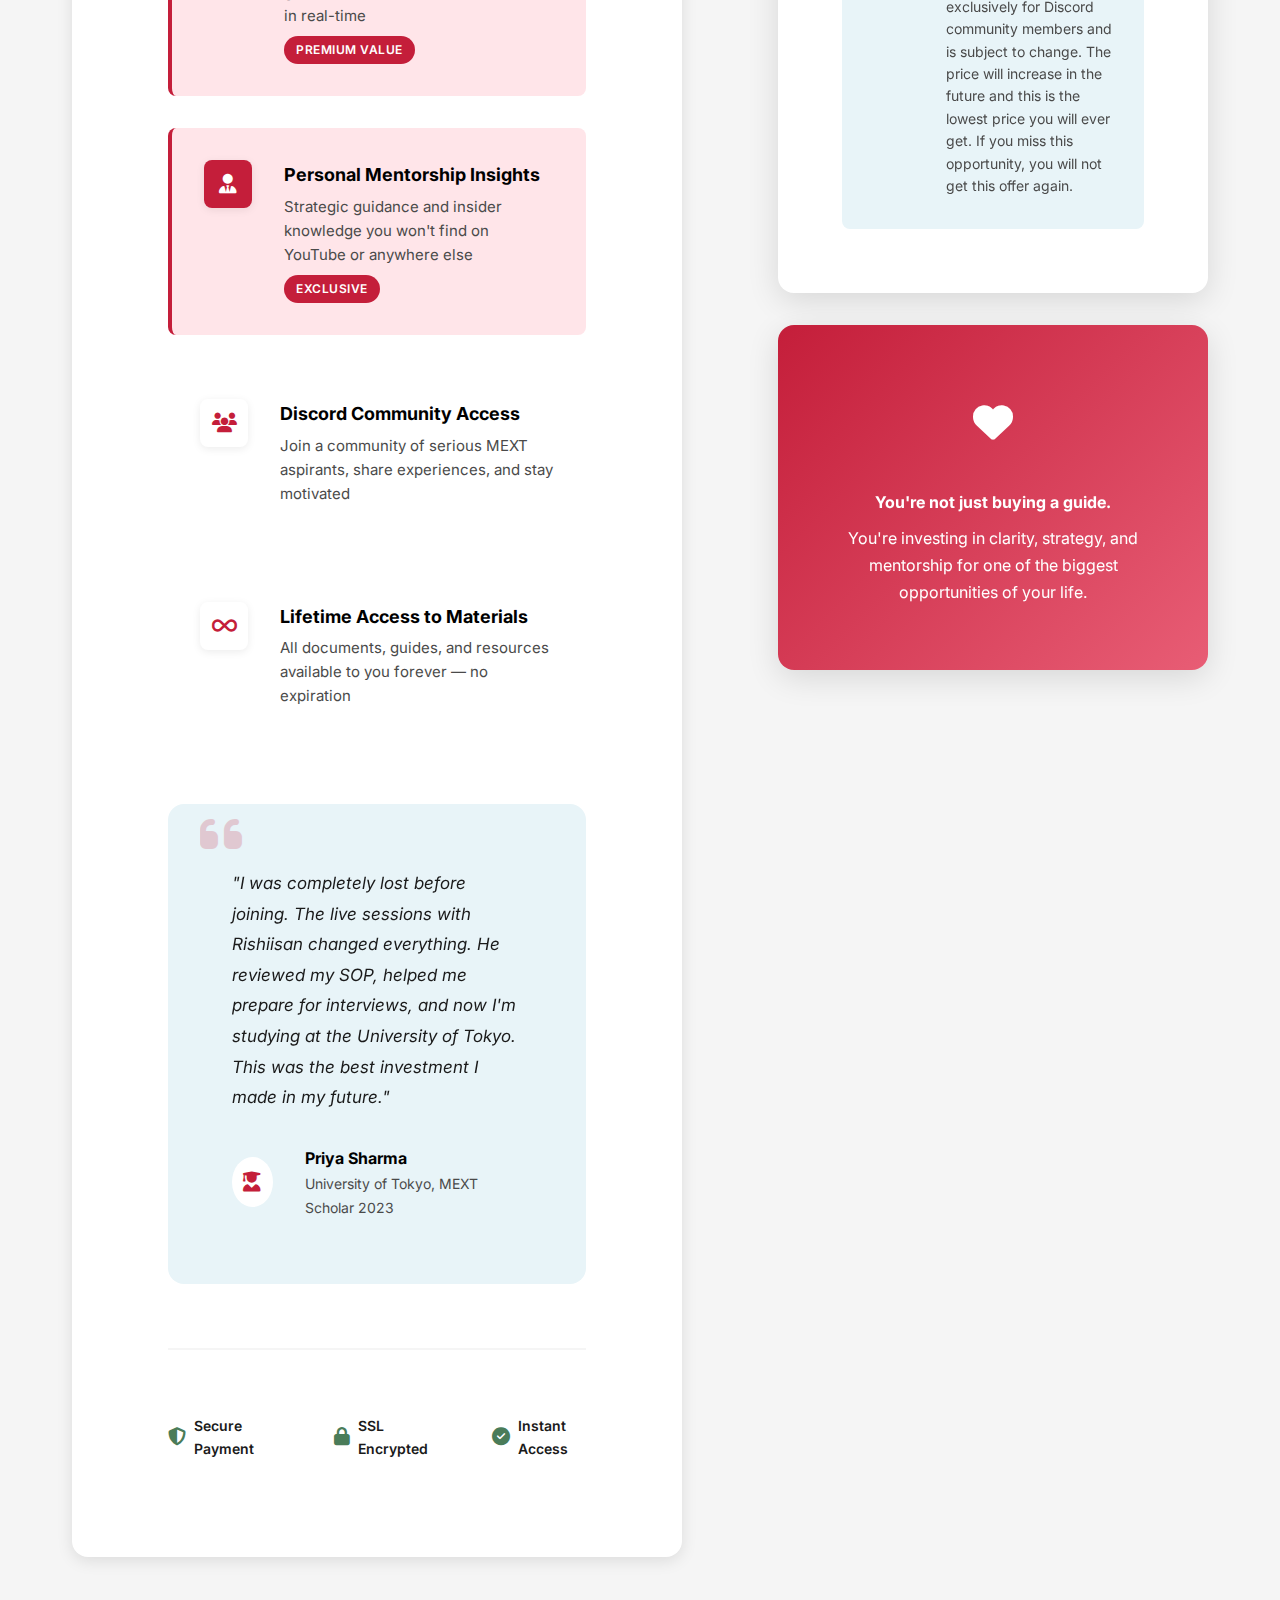
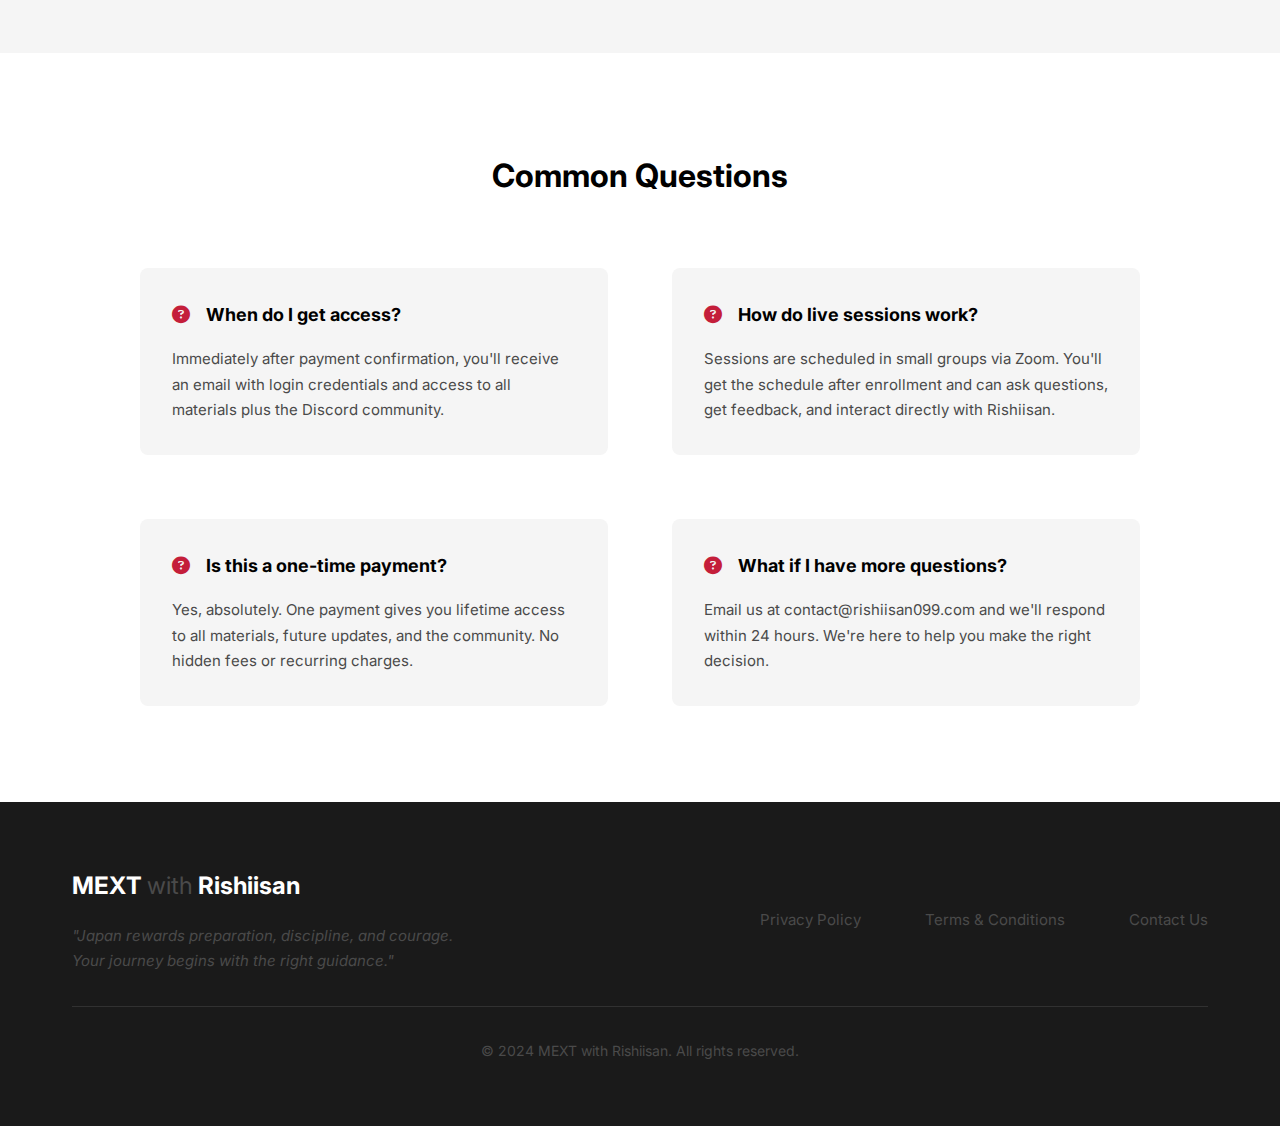
<file: checkout.html>
<!DOCTYPE html>
<html lang="en">
<head>
    <meta charset="UTF-8">
    <meta name="viewport" content="width=device-width, initial-scale=1.0">
    <title>Get Started - MEXT with Rishiisan</title>
    <meta name="description" content="Secure your spot in the MEXT Application Master Guide program. Limited mentorship slots available.">
    
    <!-- Google Fonts -->
    <link href="https://fonts.googleapis.com/css2?family=Inter:wght@300;400;500;600;700&family=Noto+Sans+JP:wght@300;400;500;600;700&display=swap" rel="stylesheet">
    
    <!-- Font Awesome -->
    <link rel="stylesheet" href="https://cdn.jsdelivr.net/npm/@fortawesome/fontawesome-free@6.4.0/css/all.min.css">
    
    <!-- Custom CSS -->
    <link rel="stylesheet" href="css/style.css">
    <link rel="stylesheet" href="css/checkout.css">
</head>
<body>
    <!-- Simple Navigation -->
    <nav class="checkout-navbar">
        <div class="container">
            <a href="index.html" class="checkout-brand">
                <i class="fas fa-arrow-left"></i>
                <span class="brand-name">MEXT <span class="brand-with">with</span> <span class="brand-mentor">Rishiisan</span></span>
            </a>
            <div class="secure-badge">
                <i class="fas fa-lock"></i>
                <span>Secure Checkout</span>
            </div>
        </div>
    </nav>

    <!-- Checkout Section -->
    <section class="checkout-section">
        <div class="container">
            <div class="checkout-layout">
                <!-- Product Details -->
                <div class="product-details">
                    <div class="product-header">
                        <h1>The Complete MEXT Application<br><span class="highlight">Master Guide</span></h1>
                        <p class="product-tagline">Your complete pathway from India to Japan</p>
                    </div>

                    <div class="product-includes">
                        <h3><i class="fas fa-check-circle"></i> What's Included</h3>
                        <div class="includes-list">
                            <div class="include-item">
                                <div class="include-icon">
                                    <i class="fas fa-file-alt"></i>
                                </div>
                                <div class="include-text">
                                    <h4>Real SOPs & Written Answers</h4>
                                    <p>Actual documents from selected MEXT scholars — see exactly what worked in successful applications</p>
                                </div>
                            </div>
                            <div class="include-item">
                                <div class="include-icon">
                                    <i class="fas fa-comments"></i>
                                </div>
                                <div class="include-text">
                                    <h4>Complete Interview Guide</h4>
                                    <p>Interview questions, cross-questions, and precise answers from scholars who got selected</p>
                                </div>
                            </div>
                            <div class="include-item">
                                <div class="include-icon">
                                    <i class="fas fa-book-open"></i>
                                </div>
                                <div class="include-text">
                                    <h4>Updated MEXT Exam Patterns</h4>
                                    <p>Latest guidance based on recent exam patterns, selection criteria, and requirement changes</p>
                                </div>
                            </div>
                            <div class="include-item">
                                <div class="include-icon">
                                    <i class="fas fa-route"></i>
                                </div>
                                <div class="include-text">
                                    <h4>Step-by-Step Application Walkthrough</h4>
                                    <p>From university selection to final submission — every single step explained with clarity</p>
                                </div>
                            </div>
                            <div class="include-item premium-highlight">
                                <div class="include-icon">
                                    <i class="fas fa-video"></i>
                                </div>
                                <div class="include-text">
                                    <h4>Live Zoom Doubt-Clearing Sessions</h4>
                                    <p>Direct interaction with Rishiisan — get your specific questions answered in real-time</p>
                                    <span class="badge-premium">Premium Value</span>
                                </div>
                            </div>
                            <div class="include-item premium-highlight">
                                <div class="include-icon">
                                    <i class="fas fa-user-tie"></i>
                                </div>
                                <div class="include-text">
                                    <h4>Personal Mentorship Insights</h4>
                                    <p>Strategic guidance and insider knowledge you won't find on YouTube or anywhere else</p>
                                    <span class="badge-premium">Exclusive</span>
                                </div>
                            </div>
                            <div class="include-item">
                                <div class="include-icon">
                                    <i class="fas fa-users"></i>
                                </div>
                                <div class="include-text">
                                    <h4>Discord Community Access</h4>
                                    <p>Join a community of serious MEXT aspirants, share experiences, and stay motivated</p>
                                </div>
                            </div>
                            <div class="include-item">
                                <div class="include-icon">
                                    <i class="fas fa-infinity"></i>
                                </div>
                                <div class="include-text">
                                    <h4>Lifetime Access to Materials</h4>
                                    <p>All documents, guides, and resources available to you forever — no expiration</p>
                                </div>
                            </div>
                        </div>
                    </div>

                    <div class="product-testimonial">
                        <div class="testimonial-quote">
                            <i class="fas fa-quote-left"></i>
                        </div>
                        <p class="testimonial-text">"I was completely lost before joining. The live sessions with Rishiisan changed everything. He reviewed my SOP, helped me prepare for interviews, and now I'm studying at the University of Tokyo. This was the best investment I made in my future."</p>
                        <div class="testimonial-author">
                            <div class="author-avatar">
                                <i class="fas fa-user-graduate"></i>
                            </div>
                            <div class="author-info">
                                <strong>Priya Sharma</strong>
                                <span>University of Tokyo, MEXT Scholar 2023</span>
                            </div>
                        </div>
                    </div>

                    <div class="trust-indicators-checkout">
                        <div class="trust-item-checkout">
                            <i class="fas fa-shield-alt"></i>
                            <span>Secure Payment</span>
                        </div>
                        <div class="trust-item-checkout">
                            <i class="fas fa-lock"></i>
                            <span>SSL Encrypted</span>
                        </div>
                        <div class="trust-item-checkout">
                            <i class="fas fa-check-circle"></i>
                            <span>Instant Access</span>
                        </div>
                    </div>
                </div>

                <!-- Order Summary -->
                <div class="order-summary-sticky">
                    <div class="order-summary">
                        <div class="summary-header">
                            <h3>Order Summary</h3>
                            <span class="limited-badge">
                                <i class="fas fa-clock"></i>
                                Few Spots Remaining
                            </span>
                        </div>

                        <div class="summary-item">
                            <div class="item-details">
                                <h4>MEXT Application Master Guide</h4>
                                <p>Complete program with live mentorship</p>
                            </div>
                        </div>

                        <div class="summary-pricing">
                            <div class="price-row">
                                <span>Original Price</span>
                                <span class="price-value" style="text-decoration: line-through; opacity: 0.6;">₹2,599</span>
                            </div>
                            <div class="price-row total-row">
                                <span>Total Amount</span>
                                <span class="total-value">₹799</span>
                            </div>
                            <div class="savings-badge">
                                Exclusive Discord Member Pricing
                            </div>
                        </div>


                        <div class="summary-benefits">
                            <h4>You're Getting:</h4>
                            <ul>
                                <li><i class="fas fa-check"></i> Complete application materials</li>
                                <li><i class="fas fa-check"></i> Live Zoom sessions with Rishiisan</li>
                                <li><i class="fas fa-check"></i> Lifetime access to all content</li>
                                <li><i class="fas fa-check"></i> Discord community membership</li>
                                <li><i class="fas fa-check"></i> Mentorship support</li>
                            </ul>
                        </div>

                        <div class="summary-cta">
                            <button class="btn btn-primary btn-large btn-checkout">
                                <span>Get Instant Access Now</span>
                                <i class="fas fa-arrow-right"></i>
                            </button>
                            <p class="cta-note">One-time payment. Instant digital delivery.</p>
                        </div>

                        <div class="payment-methods">
                            <p>We accept:</p>
                            <div class="payment-icons">
                                <i class="fab fa-cc-visa"></i>
                                <i class="fab fa-cc-mastercard"></i>
                                <i class="fab fa-cc-amex"></i>
                                <i class="fas fa-university"></i>
                                <span class="upi-text">UPI</span>
                            </div>
                        </div>

                        <div class="guarantee-badge">
                            <div class="guarantee-icon">
                                <i class="fas fa-shield-alt"></i>
                            </div>
                            <div class="guarantee-text">
                                <strong>Important Pricing Note</strong>
                                <p>
                                    This special price is exclusively for Discord community members and is subject to change.
                                    The price will increase in the future and this is the lowest price you will ever get.
                                    If you miss this opportunity, you will not get this offer again.
                                </p>
                            </div>
                        </div>
                    </div>

                    <div class="motivational-message">
                        <div class="message-icon">
                            <i class="fas fa-heart"></i>
                        </div>
                        <p><strong>You're not just buying a guide.</strong></p>
                        <p>You're investing in clarity, strategy, and mentorship for one of the biggest opportunities of your life.</p>
                    </div>
                </div>
            </div>
        </div>
    </section>

    <!-- FAQ Section -->
    <section class="checkout-faq">
        <div class="container">
            <h2>Common Questions</h2>
            <div class="faq-grid">
                <div class="faq-item">
                    <h4><i class="fas fa-question-circle"></i> When do I get access?</h4>
                    <p>Immediately after payment confirmation, you'll receive an email with login credentials and access to all materials plus the Discord community.</p>
                </div>
                <div class="faq-item">
                    <h4><i class="fas fa-question-circle"></i> How do live sessions work?</h4>
                    <p>Sessions are scheduled in small groups via Zoom. You'll get the schedule after enrollment and can ask questions, get feedback, and interact directly with Rishiisan.</p>
                </div>
                <div class="faq-item">
                    <h4><i class="fas fa-question-circle"></i> Is this a one-time payment?</h4>
                    <p>Yes, absolutely. One payment gives you lifetime access to all materials, future updates, and the community. No hidden fees or recurring charges.</p>
                </div>
                <div class="faq-item">
                    <h4><i class="fas fa-question-circle"></i> What if I have more questions?</h4>
                    <p>Email us at contact@rishiisan099.com and we'll respond within 24 hours. We're here to help you make the right decision.</p>
                </div>
            </div>
        </div>
    </section>

    <!-- Footer (Simplified) -->
    <footer class="checkout-footer">
        <div class="container">
            <div class="footer-checkout-content">
                <div class="footer-checkout-brand">
                    <h3>MEXT <span>with</span> Rishiisan</h3>
                    <p>"Japan rewards preparation, discipline, and courage.<br>Your journey begins with the right guidance."</p>
                </div>
                <div class="footer-checkout-links">
                    <a href="privacy.html">Privacy Policy</a>
                    <a href="terms.html">Terms & Conditions</a>
                    <a href="index.html#contact">Contact Us</a>
                </div>
            </div>
            <div class="footer-checkout-bottom">
                <p>&copy; 2024 MEXT with Rishiisan. All rights reserved.</p>
            </div>
        </div>
    </footer>

    <script src="js/checkout.js"></script>
</body>
</html>
</file>
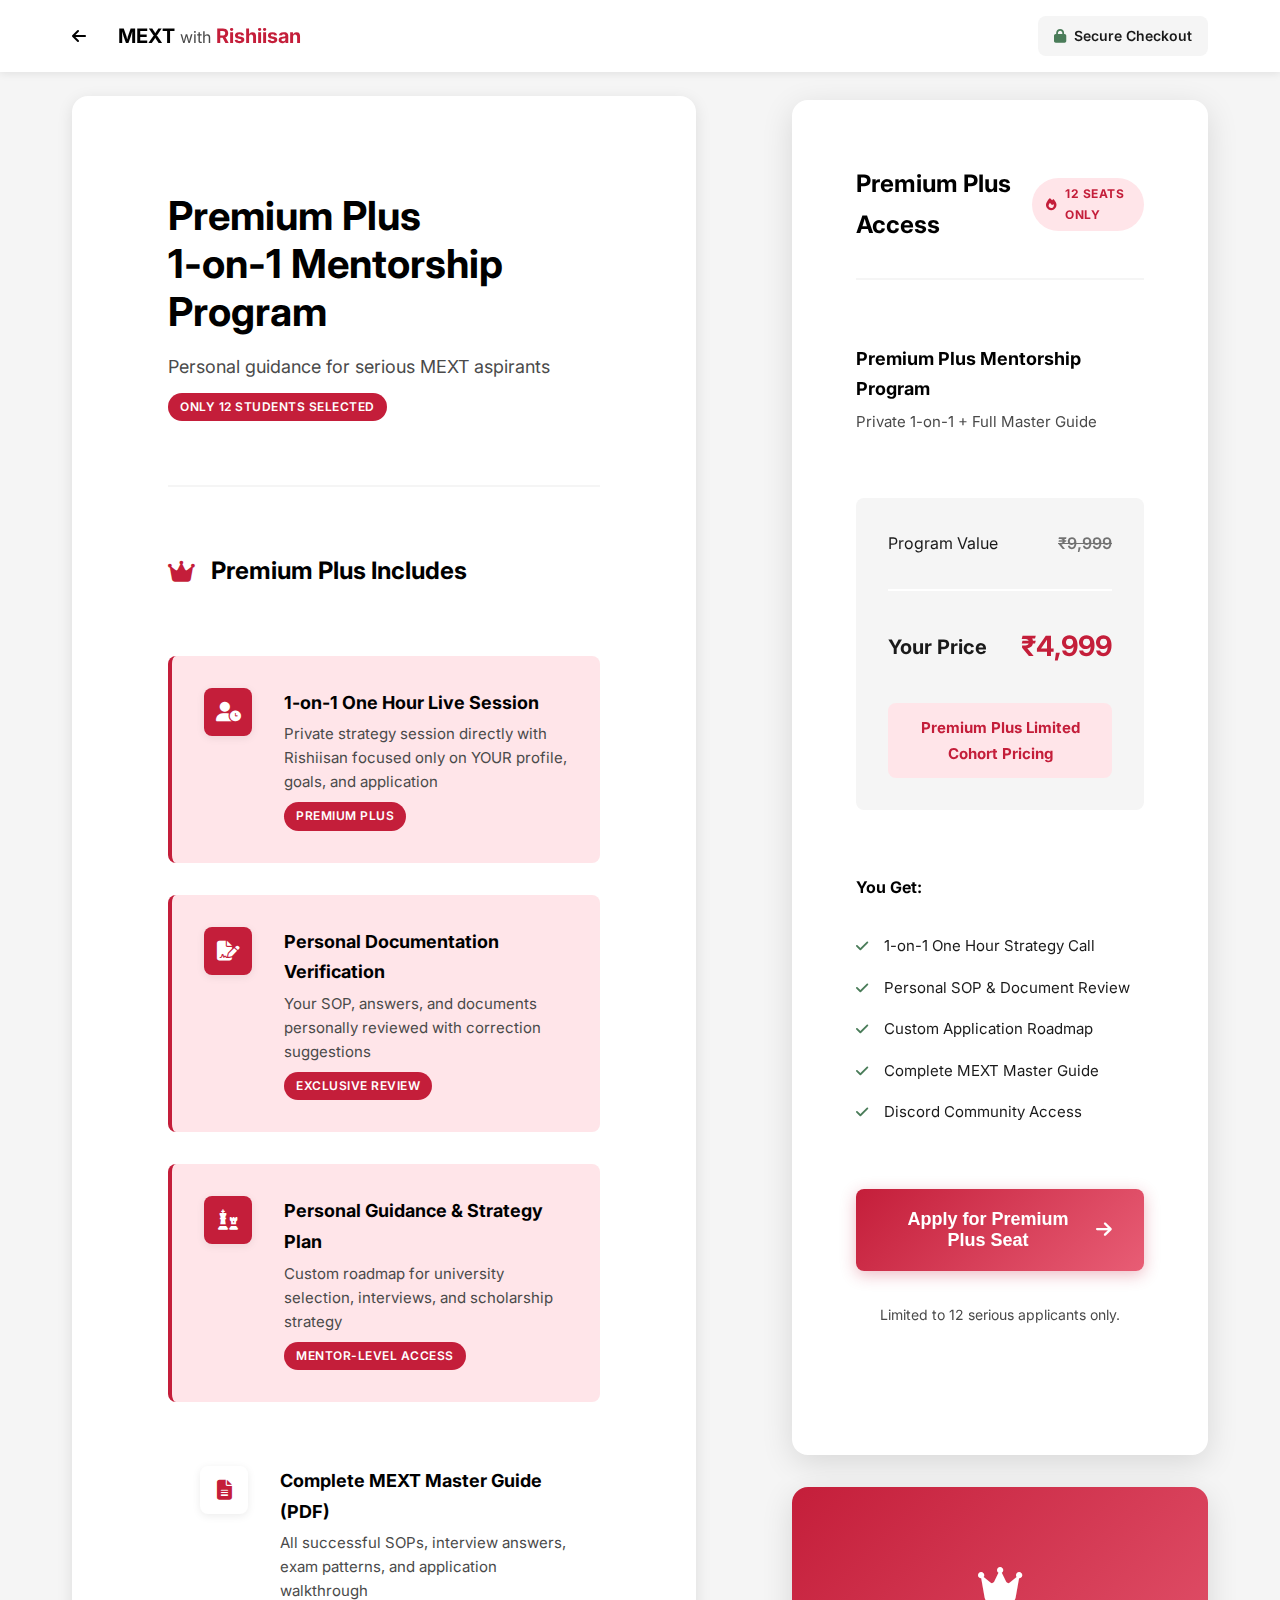
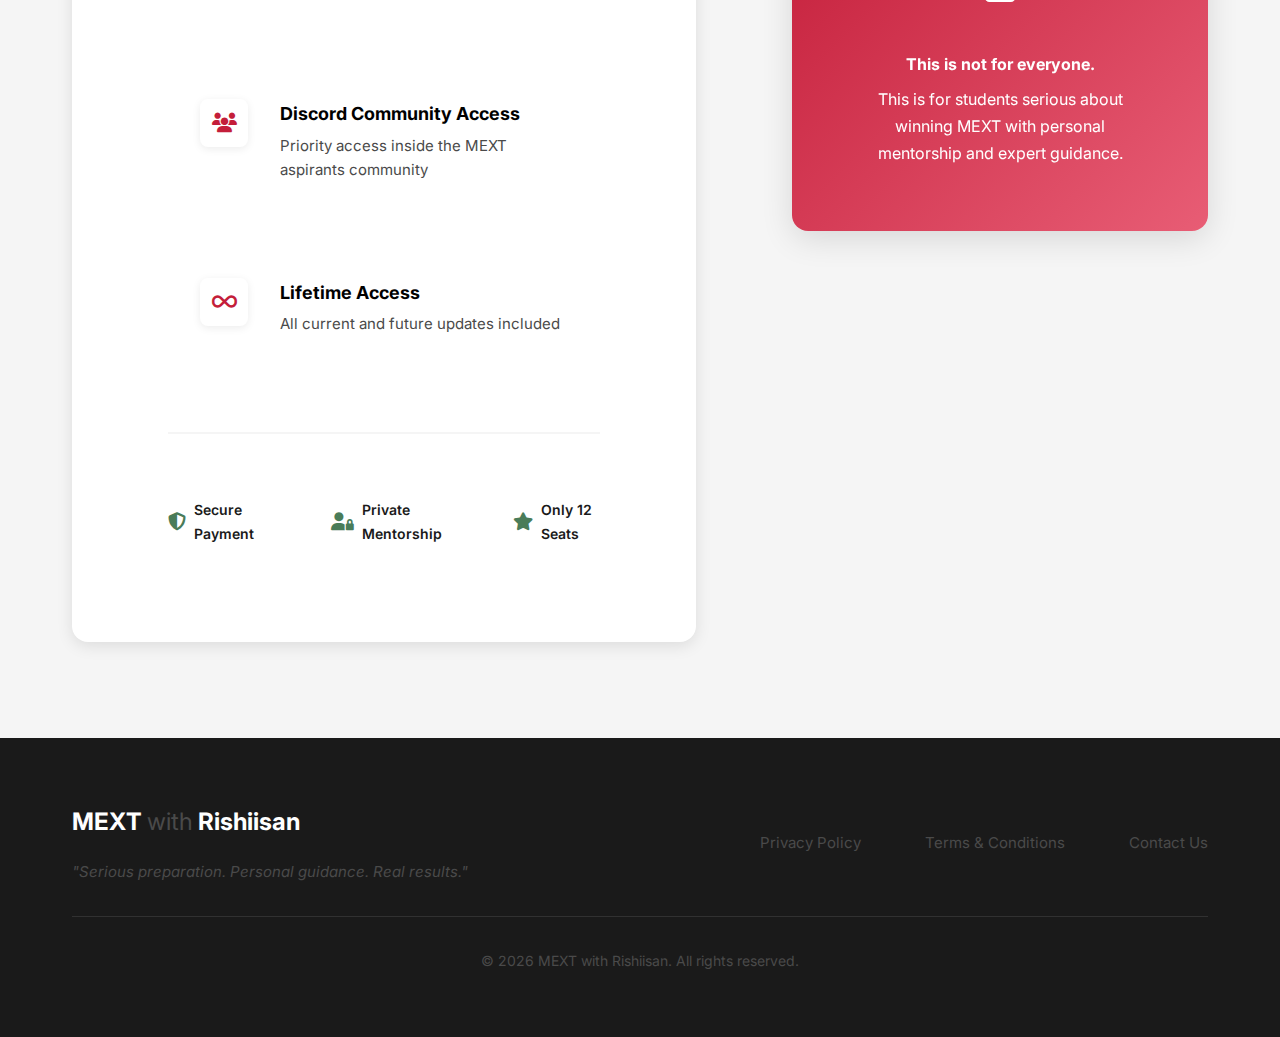
<file: checkout2.html>
<!DOCTYPE html>
<html lang="en">
<head>
    <meta charset="UTF-8">
    <meta name="viewport" content="width=device-width, initial-scale=1.0">
    <title>Premium Plus Mentorship - MEXT with Rishiisan</title>
    <meta name="description" content="Apply for the Premium Plus MEXT Mentorship Program. Only 12 exclusive 1-on-1 mentorship seats available.">
    
    <link href="https://fonts.googleapis.com/css2?family=Inter:wght@300;400;500;600;700&family=Noto+Sans+JP:wght@300;400;500;600;700&display=swap" rel="stylesheet">
    <link rel="stylesheet" href="https://cdn.jsdelivr.net/npm/@fortawesome/fontawesome-free@6.4.0/css/all.min.css">
    <link rel="stylesheet" href="css/style.css">
    <link rel="stylesheet" href="css/checkout.css">
</head>
<body>

<nav class="checkout-navbar">
    <div class="container">
        <a href="index.html" class="checkout-brand">
            <i class="fas fa-arrow-left"></i>
            <span class="brand-name">MEXT <span class="brand-with">with</span> <span class="brand-mentor">Rishiisan</span></span>
        </a>
        <div class="secure-badge">
            <i class="fas fa-lock"></i>
            <span>Secure Checkout</span>
        </div>
    </div>
</nav>

<section class="checkout-section">
    <div class="container">
        <div class="checkout-layout">

            <div class="product-details">
                <div class="product-header">
                    <h1>Premium Plus<br><span class="highlight">1-on-1 Mentorship Program</span></h1>
                    <p class="product-tagline">Personal guidance for serious MEXT aspirants</p>
                    <div class="badge-premium" style="margin-top:10px;">ONLY 12 STUDENTS SELECTED</div>
                </div>

                <div class="product-includes">
                    <h3><i class="fas fa-crown"></i> Premium Plus Includes</h3>
                    <div class="includes-list">

                        <div class="include-item premium-highlight">
                            <div class="include-icon"><i class="fas fa-user-clock"></i></div>
                            <div class="include-text">
                                <h4>1-on-1 One Hour Live Session</h4>
                                <p>Private strategy session directly with Rishiisan focused only on YOUR profile, goals, and application</p>
                                <span class="badge-premium">Premium Plus</span>
                            </div>
                        </div>

                        <div class="include-item premium-highlight">
                            <div class="include-icon"><i class="fas fa-file-signature"></i></div>
                            <div class="include-text">
                                <h4>Personal Documentation Verification</h4>
                                <p>Your SOP, answers, and documents personally reviewed with correction suggestions</p>
                                <span class="badge-premium">Exclusive Review</span>
                            </div>
                        </div>

                        <div class="include-item premium-highlight">
                            <div class="include-icon"><i class="fas fa-chess"></i></div>
                            <div class="include-text">
                                <h4>Personal Guidance & Strategy Plan</h4>
                                <p>Custom roadmap for university selection, interviews, and scholarship strategy</p>
                                <span class="badge-premium">Mentor-Level Access</span>
                            </div>
                        </div>

                        <!-- Keep Core Materials -->
                        <div class="include-item">
                            <div class="include-icon"><i class="fas fa-file-alt"></i></div>
                            <div class="include-text">
                                <h4>Complete MEXT Master Guide (PDF)</h4>
                                <p>All successful SOPs, interview answers, exam patterns, and application walkthrough</p>
                            </div>
                        </div>

                        <div class="include-item">
                            <div class="include-icon"><i class="fas fa-users"></i></div>
                            <div class="include-text">
                                <h4>Discord Community Access</h4>
                                <p>Priority access inside the MEXT aspirants community</p>
                            </div>
                        </div>

                        <div class="include-item">
                            <div class="include-icon"><i class="fas fa-infinity"></i></div>
                            <div class="include-text">
                                <h4>Lifetime Access</h4>
                                <p>All current and future updates included</p>
                            </div>
                        </div>

                    </div>
                </div>

                <div class="trust-indicators-checkout">
                    <div class="trust-item-checkout"><i class="fas fa-shield-alt"></i><span>Secure Payment</span></div>
                    <div class="trust-item-checkout"><i class="fas fa-user-lock"></i><span>Private Mentorship</span></div>
                    <div class="trust-item-checkout"><i class="fas fa-star"></i><span>Only 12 Seats</span></div>
                </div>
            </div>

            <!-- ORDER SUMMARY -->
            <div class="order-summary-sticky">
                <div class="order-summary">
                    <div class="summary-header">
                        <h3>Premium Plus Access</h3>
                        <span class="limited-badge">
                            <i class="fas fa-fire"></i> 12 Seats Only
                        </span>
                    </div>

                    <div class="summary-item">
                        <div class="item-details">
                            <h4>Premium Plus Mentorship Program</h4>
                            <p>Private 1-on-1 + Full Master Guide</p>
                        </div>
                    </div>

                    <div class="summary-pricing">
                        <div class="price-row">
                            <span>Program Value</span>
                            <span class="price-value" style="text-decoration: line-through; opacity: 0.6;">₹9,999</span>
                        </div>
                        <div class="price-row total-row">
                            <span>Your Price</span>
                            <span class="total-value">₹4,999</span>
                        </div>
                        <div class="savings-badge">Premium Plus Limited Cohort Pricing</div>
                    </div>

                    <div class="summary-benefits">
                        <h4>You Get:</h4>
                        <ul>
                            <li><i class="fas fa-check"></i> 1-on-1 One Hour Strategy Call</li>
                            <li><i class="fas fa-check"></i> Personal SOP & Document Review</li>
                            <li><i class="fas fa-check"></i> Custom Application Roadmap</li>
                            <li><i class="fas fa-check"></i> Complete MEXT Master Guide</li>
                            <li><i class="fas fa-check"></i> Discord Community Access</li>
                        </ul>
                    </div>

                    <div class="summary-cta">
                        <!-- ADD YOUR PREMIUM INSTAMOJO LINK BELOW -->
                        <button class="btn btn-primary btn-large btn-checkout">
                            <span>Apply for Premium Plus Seat</span>
                            <i class="fas fa-arrow-right"></i>
                        </button>
                        <p class="cta-note">Limited to 12 serious applicants only.</p>
                    </div>

                </div>

                <div class="motivational-message">
                    <div class="message-icon"><i class="fas fa-crown"></i></div>
                    <p><strong>This is not for everyone.</strong></p>
                    <p>This is for students serious about winning MEXT with personal mentorship and expert guidance.</p>
                </div>
            </div>

        </div>
    </div>
</section>

<footer class="checkout-footer">
    <div class="container">
        <div class="footer-checkout-content">
            <div class="footer-checkout-brand">
                <h3>MEXT <span>with</span> Rishiisan</h3>
                <p>"Serious preparation. Personal guidance. Real results."</p>
            </div>
            <div class="footer-checkout-links">
                <a href="privacy.html">Privacy Policy</a>
                <a href="terms.html">Terms & Conditions</a>
                <a href="index.html#contact">Contact Us</a>
            </div>
        </div>
        <div class="footer-checkout-bottom">
            <p>&copy; 2026 MEXT with Rishiisan. All rights reserved.</p>
        </div>
    </div>
</footer>

<script src="js/checkout.js"></script>
</body>
</html>
</file>
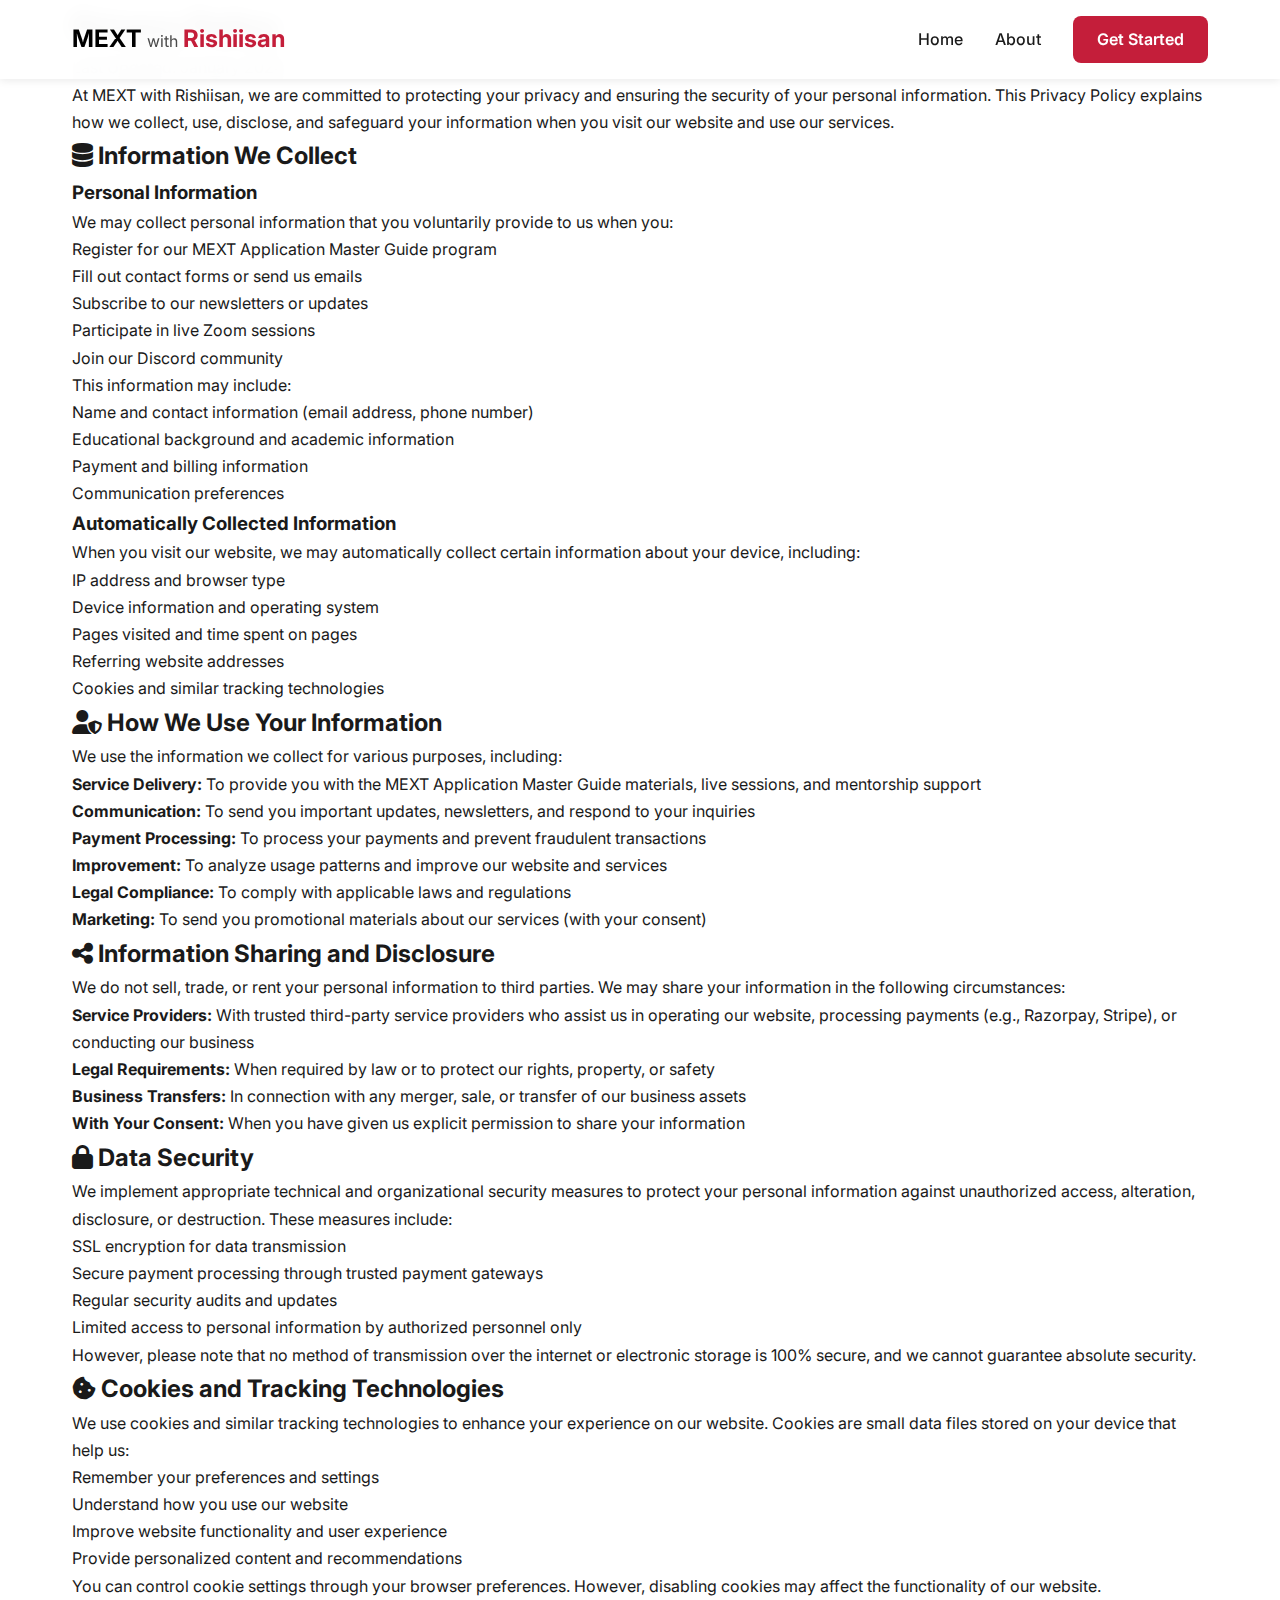
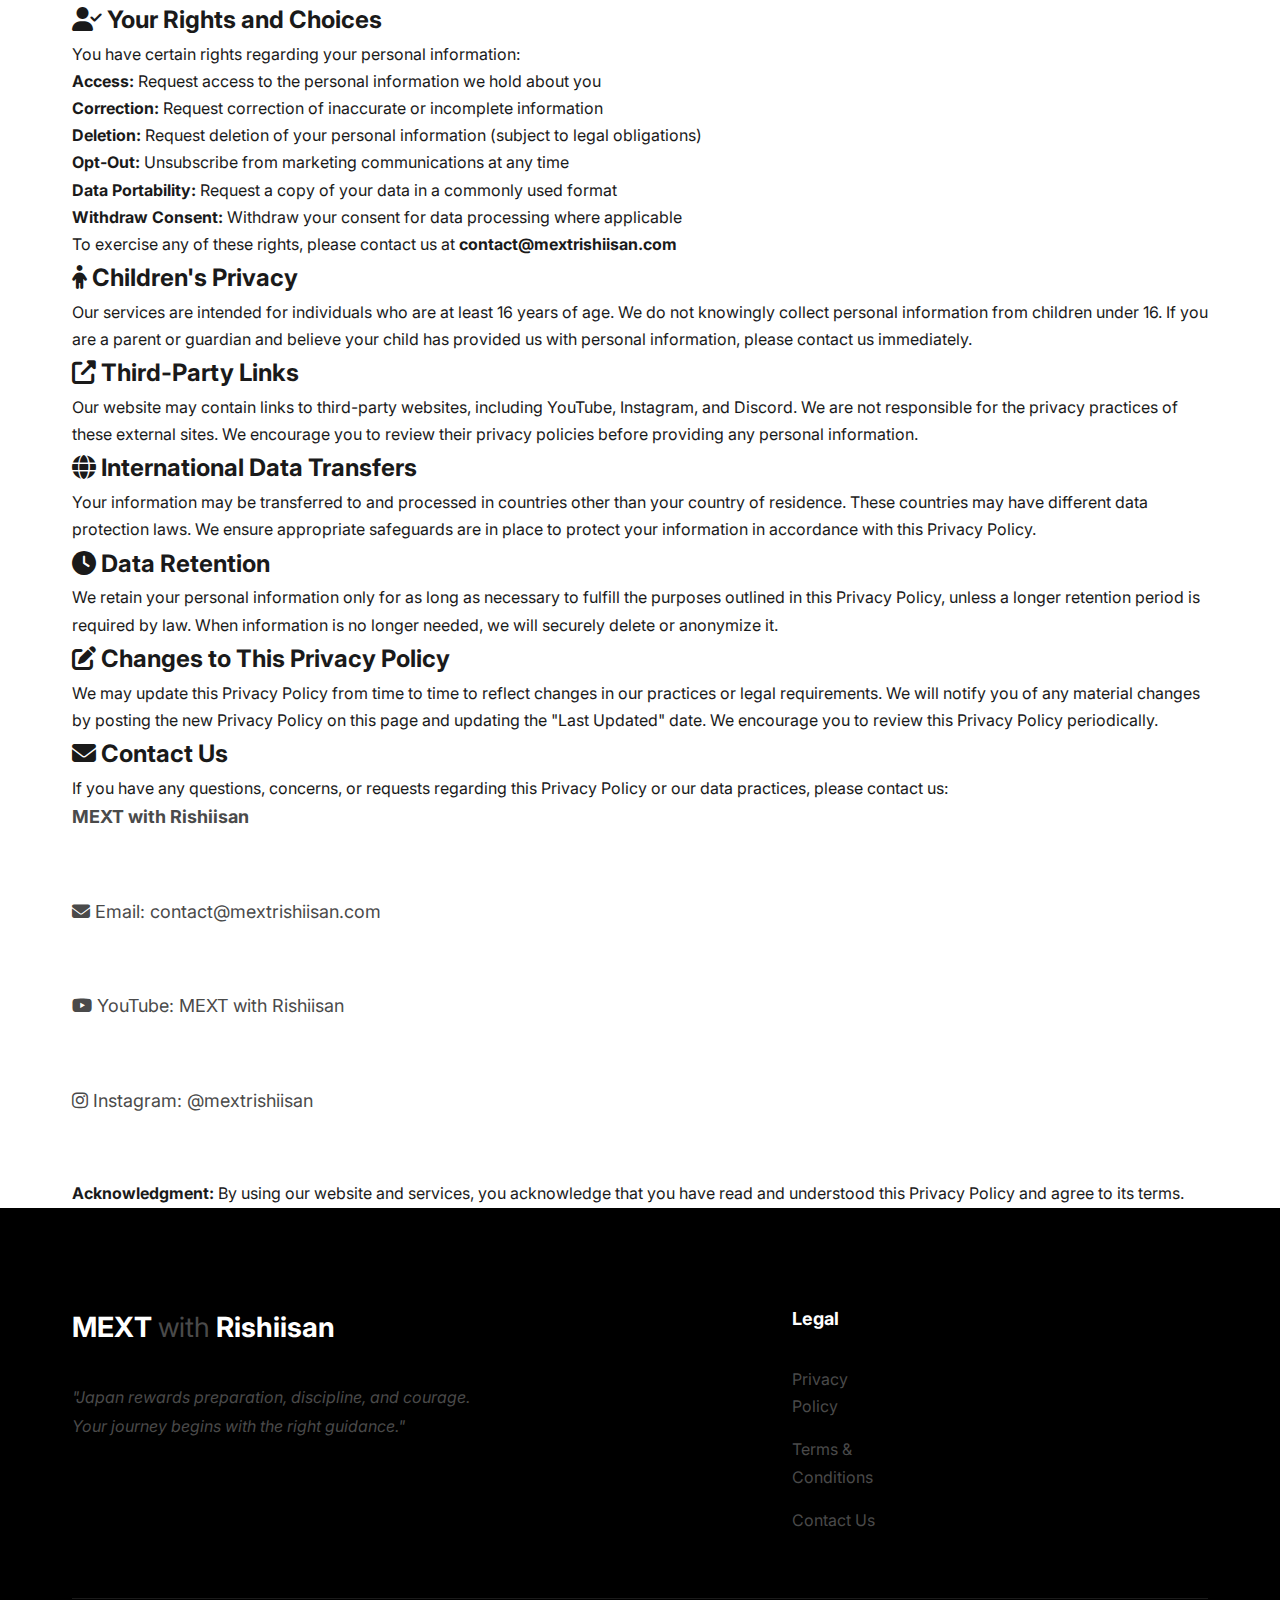
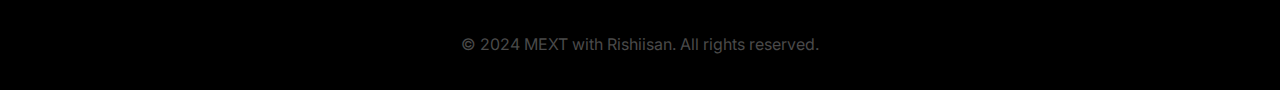
<file: privacy.html>
<!DOCTYPE html>
<html lang="en">
<head>
    <meta charset="UTF-8">
    <meta name="viewport" content="width=device-width, initial-scale=1.0">
    <title>Privacy Policy - MEXT with Rishiisan</title>
    <link href="https://fonts.googleapis.com/css2?family=Inter:wght@300;400;500;600;700&display=swap" rel="stylesheet">
    <link rel="stylesheet" href="https://cdn.jsdelivr.net/npm/@fortawesome/fontawesome-free@6.4.0/css/all.min.css">
    <link rel="stylesheet" href="css/style.css">
    <link rel="stylesheet" href="css/legal.css">
</head>
<body>
    <nav class="navbar">
        <div class="container">
            <a href="index.html" class="nav-brand">
                <span class="brand-name">MEXT <span class="brand-with">with</span> <span class="brand-mentor">Rishiisan</span></span>
            </a>
            <div class="nav-links">
                <a href="index.html" class="nav-link">Home</a>
                <a href="index.html#about" class="nav-link">About</a>
                <a href="checkout.html" class="btn-nav-cta">Get Started</a>
            </div>
        </div>
    </nav>

    <section class="legal-section">
        <div class="container">
            <div class="legal-header">
                <h1>Privacy Policy</h1>
                <p class="last-updated">Last Updated: January 2024</p>
            </div>

            <div class="legal-content">
                <div class="legal-intro">
                    <p>At MEXT with Rishiisan, we are committed to protecting your privacy and ensuring the security of your personal information. This Privacy Policy explains how we collect, use, disclose, and safeguard your information when you visit our website and use our services.</p>
                </div>

                <div class="legal-section-block">
                    <h2><i class="fas fa-database"></i> Information We Collect</h2>
                    
                    <h3>Personal Information</h3>
                    <p>We may collect personal information that you voluntarily provide to us when you:</p>
                    <ul>
                        <li>Register for our MEXT Application Master Guide program</li>
                        <li>Fill out contact forms or send us emails</li>
                        <li>Subscribe to our newsletters or updates</li>
                        <li>Participate in live Zoom sessions</li>
                        <li>Join our Discord community</li>
                    </ul>
                    <p>This information may include:</p>
                    <ul>
                        <li>Name and contact information (email address, phone number)</li>
                        <li>Educational background and academic information</li>
                        <li>Payment and billing information</li>
                        <li>Communication preferences</li>
                    </ul>

                    <h3>Automatically Collected Information</h3>
                    <p>When you visit our website, we may automatically collect certain information about your device, including:</p>
                    <ul>
                        <li>IP address and browser type</li>
                        <li>Device information and operating system</li>
                        <li>Pages visited and time spent on pages</li>
                        <li>Referring website addresses</li>
                        <li>Cookies and similar tracking technologies</li>
                    </ul>
                </div>

                <div class="legal-section-block">
                    <h2><i class="fas fa-user-shield"></i> How We Use Your Information</h2>
                    <p>We use the information we collect for various purposes, including:</p>
                    <ul>
                        <li><strong>Service Delivery:</strong> To provide you with the MEXT Application Master Guide materials, live sessions, and mentorship support</li>
                        <li><strong>Communication:</strong> To send you important updates, newsletters, and respond to your inquiries</li>
                        <li><strong>Payment Processing:</strong> To process your payments and prevent fraudulent transactions</li>
                        <li><strong>Improvement:</strong> To analyze usage patterns and improve our website and services</li>
                        <li><strong>Legal Compliance:</strong> To comply with applicable laws and regulations</li>
                        <li><strong>Marketing:</strong> To send you promotional materials about our services (with your consent)</li>
                    </ul>
                </div>

                <div class="legal-section-block">
                    <h2><i class="fas fa-share-alt"></i> Information Sharing and Disclosure</h2>
                    <p>We do not sell, trade, or rent your personal information to third parties. We may share your information in the following circumstances:</p>
                    <ul>
                        <li><strong>Service Providers:</strong> With trusted third-party service providers who assist us in operating our website, processing payments (e.g., Razorpay, Stripe), or conducting our business</li>
                        <li><strong>Legal Requirements:</strong> When required by law or to protect our rights, property, or safety</li>
                        <li><strong>Business Transfers:</strong> In connection with any merger, sale, or transfer of our business assets</li>
                        <li><strong>With Your Consent:</strong> When you have given us explicit permission to share your information</li>
                    </ul>
                </div>

                <div class="legal-section-block">
                    <h2><i class="fas fa-lock"></i> Data Security</h2>
                    <p>We implement appropriate technical and organizational security measures to protect your personal information against unauthorized access, alteration, disclosure, or destruction. These measures include:</p>
                    <ul>
                        <li>SSL encryption for data transmission</li>
                        <li>Secure payment processing through trusted payment gateways</li>
                        <li>Regular security audits and updates</li>
                        <li>Limited access to personal information by authorized personnel only</li>
                    </ul>
                    <p>However, please note that no method of transmission over the internet or electronic storage is 100% secure, and we cannot guarantee absolute security.</p>
                </div>

                <div class="legal-section-block">
                    <h2><i class="fas fa-cookie-bite"></i> Cookies and Tracking Technologies</h2>
                    <p>We use cookies and similar tracking technologies to enhance your experience on our website. Cookies are small data files stored on your device that help us:</p>
                    <ul>
                        <li>Remember your preferences and settings</li>
                        <li>Understand how you use our website</li>
                        <li>Improve website functionality and user experience</li>
                        <li>Provide personalized content and recommendations</li>
                    </ul>
                    <p>You can control cookie settings through your browser preferences. However, disabling cookies may affect the functionality of our website.</p>
                </div>

                <div class="legal-section-block">
                    <h2><i class="fas fa-user-check"></i> Your Rights and Choices</h2>
                    <p>You have certain rights regarding your personal information:</p>
                    <ul>
                        <li><strong>Access:</strong> Request access to the personal information we hold about you</li>
                        <li><strong>Correction:</strong> Request correction of inaccurate or incomplete information</li>
                        <li><strong>Deletion:</strong> Request deletion of your personal information (subject to legal obligations)</li>
                        <li><strong>Opt-Out:</strong> Unsubscribe from marketing communications at any time</li>
                        <li><strong>Data Portability:</strong> Request a copy of your data in a commonly used format</li>
                        <li><strong>Withdraw Consent:</strong> Withdraw your consent for data processing where applicable</li>
                    </ul>
                    <p>To exercise any of these rights, please contact us at <strong>contact@mextrishiisan.com</strong></p>
                </div>

                <div class="legal-section-block">
                    <h2><i class="fas fa-child"></i> Children's Privacy</h2>
                    <p>Our services are intended for individuals who are at least 16 years of age. We do not knowingly collect personal information from children under 16. If you are a parent or guardian and believe your child has provided us with personal information, please contact us immediately.</p>
                </div>

                <div class="legal-section-block">
                    <h2><i class="fas fa-external-link-alt"></i> Third-Party Links</h2>
                    <p>Our website may contain links to third-party websites, including YouTube, Instagram, and Discord. We are not responsible for the privacy practices of these external sites. We encourage you to review their privacy policies before providing any personal information.</p>
                </div>

                <div class="legal-section-block">
                    <h2><i class="fas fa-globe"></i> International Data Transfers</h2>
                    <p>Your information may be transferred to and processed in countries other than your country of residence. These countries may have different data protection laws. We ensure appropriate safeguards are in place to protect your information in accordance with this Privacy Policy.</p>
                </div>

                <div class="legal-section-block">
                    <h2><i class="fas fa-clock"></i> Data Retention</h2>
                    <p>We retain your personal information only for as long as necessary to fulfill the purposes outlined in this Privacy Policy, unless a longer retention period is required by law. When information is no longer needed, we will securely delete or anonymize it.</p>
                </div>

                <div class="legal-section-block">
                    <h2><i class="fas fa-edit"></i> Changes to This Privacy Policy</h2>
                    <p>We may update this Privacy Policy from time to time to reflect changes in our practices or legal requirements. We will notify you of any material changes by posting the new Privacy Policy on this page and updating the "Last Updated" date. We encourage you to review this Privacy Policy periodically.</p>
                </div>

                <div class="legal-section-block">
                    <h2><i class="fas fa-envelope"></i> Contact Us</h2>
                    <p>If you have any questions, concerns, or requests regarding this Privacy Policy or our data practices, please contact us:</p>
                    <div class="contact-info">
                        <p><strong>MEXT with Rishiisan</strong></p>
                        <p><i class="fas fa-envelope"></i> Email: <a href="mailto:contact@mextrishiisan.com">contact@mextrishiisan.com</a></p>
                        <p><i class="fab fa-youtube"></i> YouTube: <a href="#" target="_blank">MEXT with Rishiisan</a></p>
                        <p><i class="fab fa-instagram"></i> Instagram: <a href="#" target="_blank">@mextrishiisan</a></p>
                    </div>
                </div>

                <div class="legal-acknowledgment">
                    <p><strong>Acknowledgment:</strong> By using our website and services, you acknowledge that you have read and understood this Privacy Policy and agree to its terms.</p>
                </div>
            </div>
        </div>
    </section>

    <footer class="footer">
        <div class="container">
            <div class="footer-content">
                <div class="footer-brand">
                    <h3>MEXT <span>with</span> Rishiisan</h3>
                    <p class="footer-mission">"Japan rewards preparation, discipline, and courage.<br>Your journey begins with the right guidance."</p>
                </div>
                <div class="footer-links">
                    <div class="footer-column">
                        <h4>Legal</h4>
                        <ul>
                            <li><a href="privacy.html">Privacy Policy</a></li>
                            <li><a href="terms.html">Terms & Conditions</a></li>
                            <li><a href="index.html#contact">Contact Us</a></li>
                        </ul>
                    </div>
                </div>
            </div>
            <div class="footer-bottom">
                <p>&copy; 2024 MEXT with Rishiisan. All rights reserved.</p>
            </div>
        </div>
    </footer>

    <script src="js/main.js"></script>
</body>
</html>
</file>
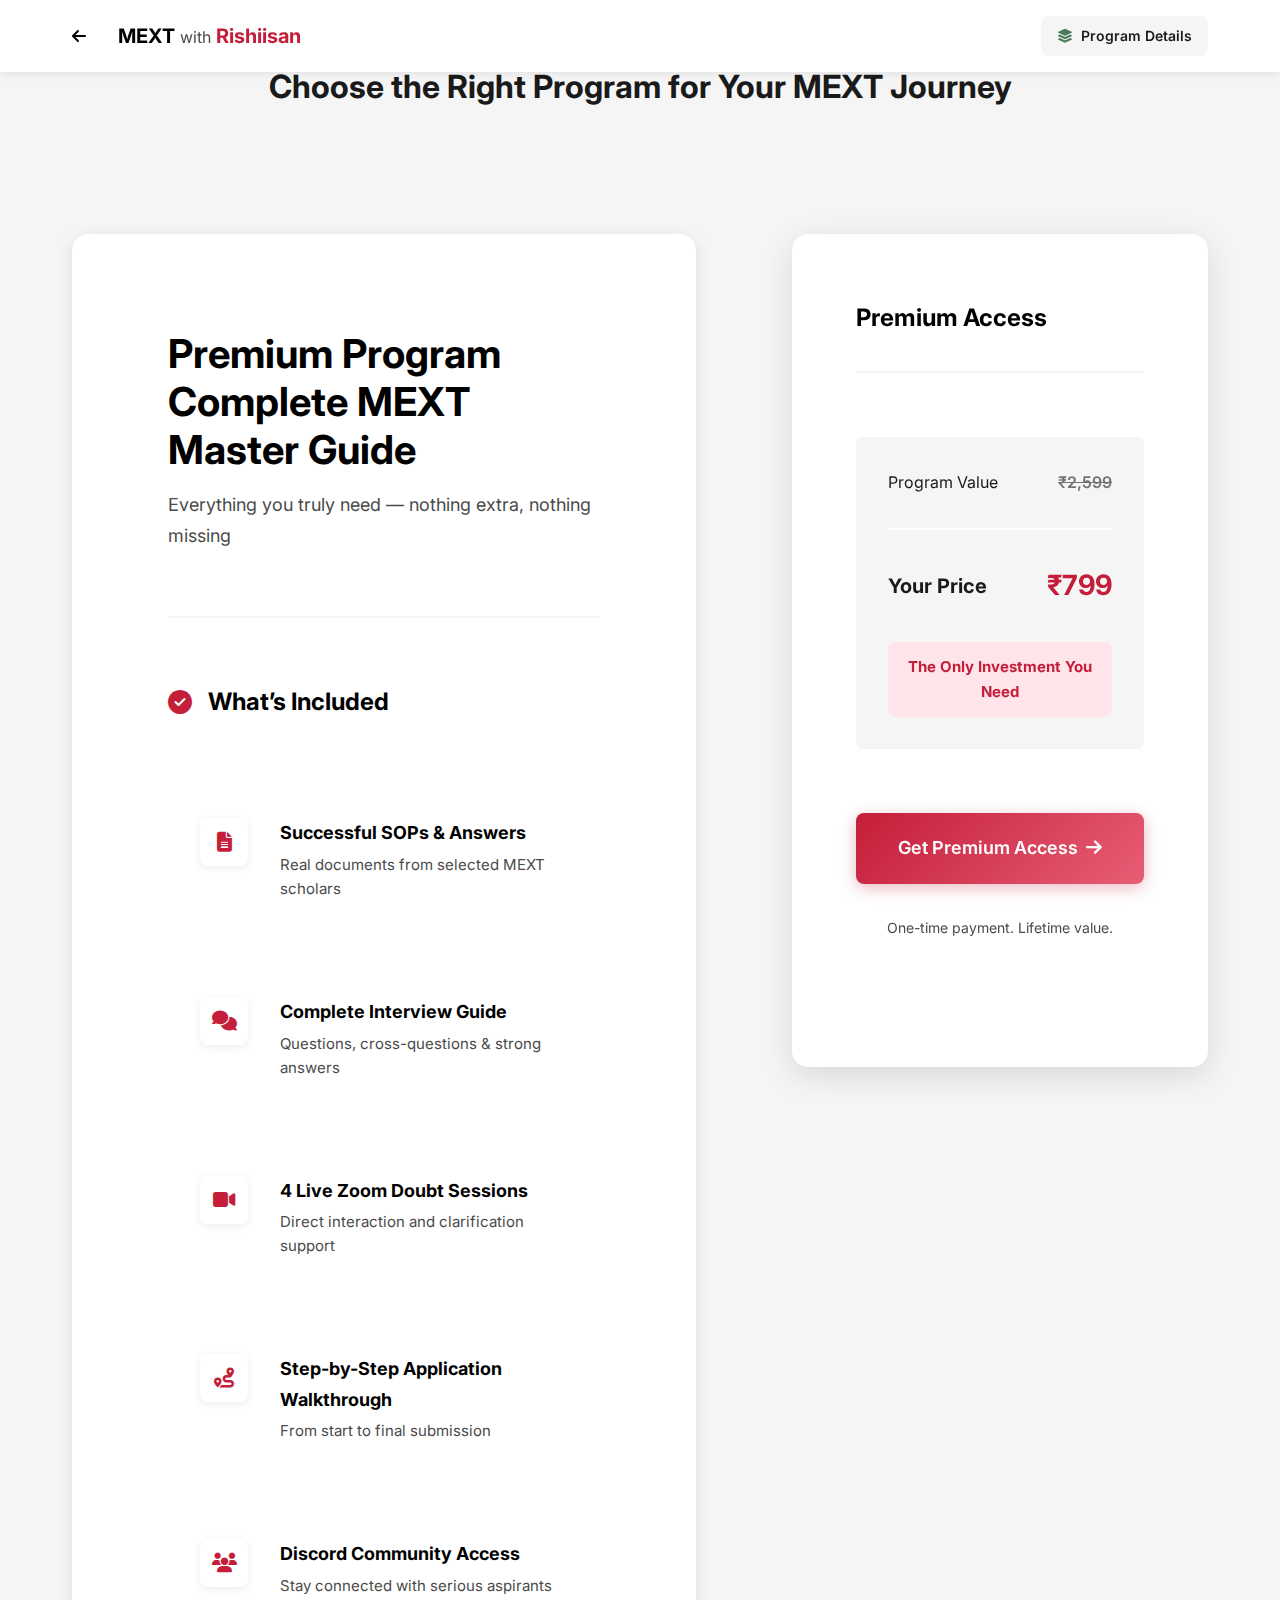
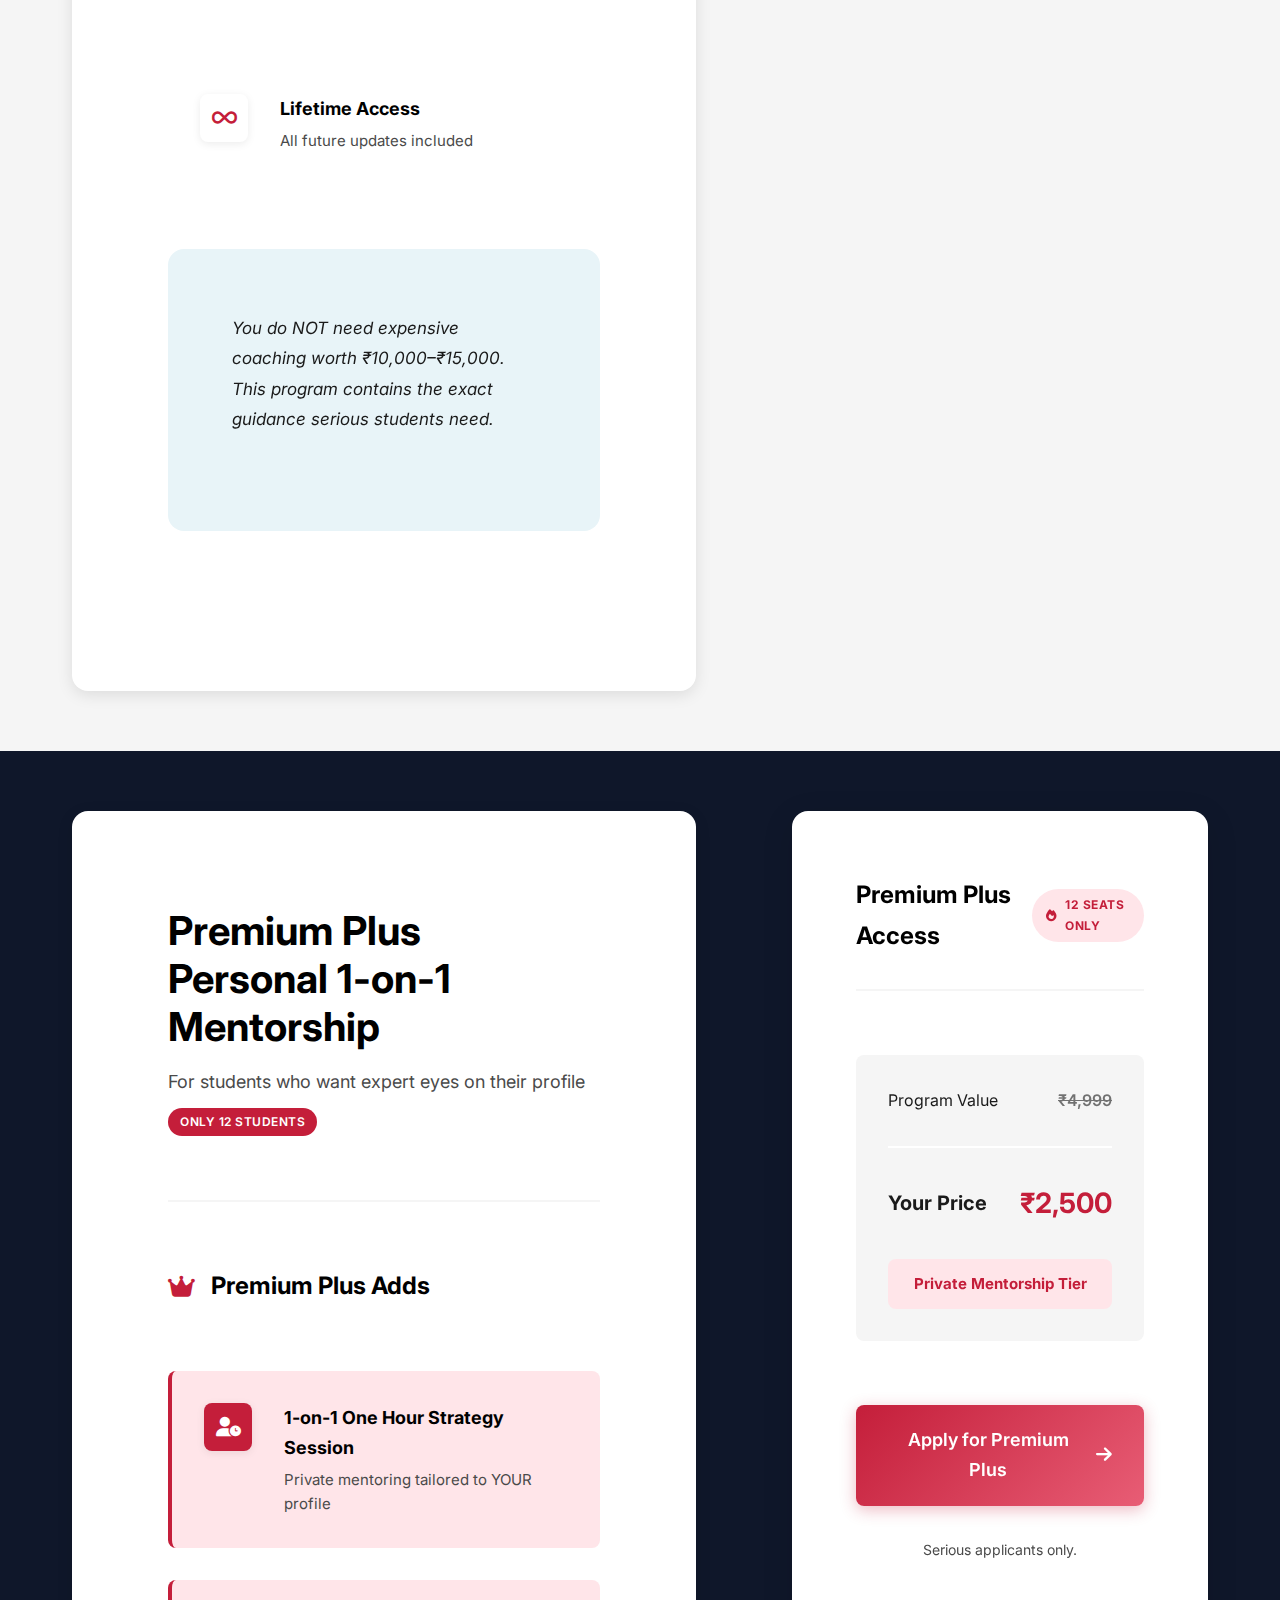
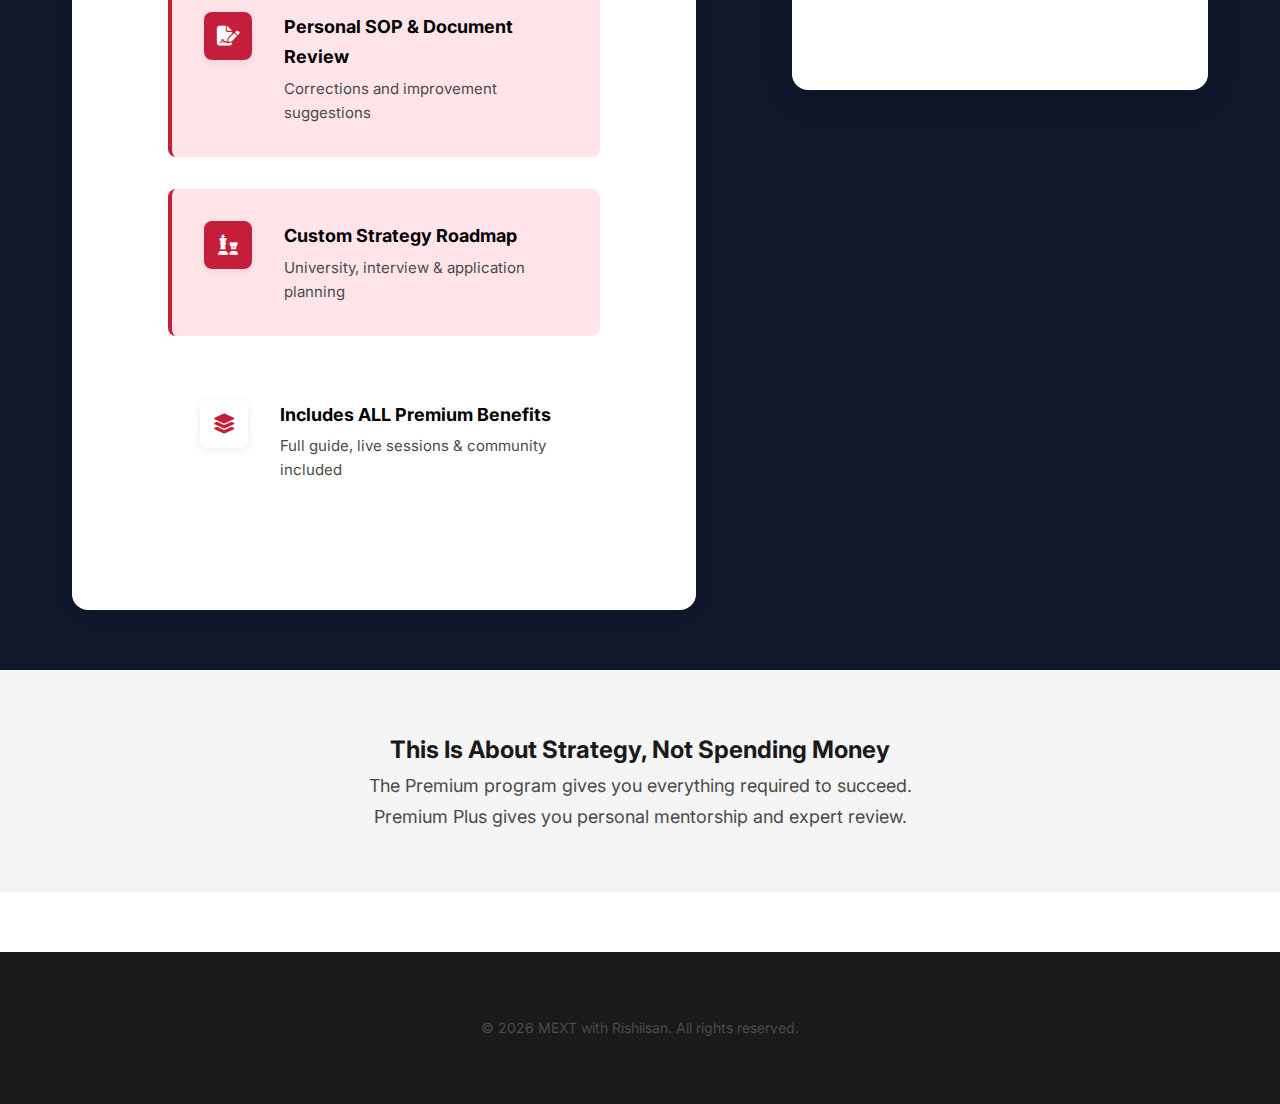
<file: program.html>
<!DOCTYPE html>
<html lang="en">
<head>
    <meta charset="UTF-8">
    <meta name="viewport" content="width=device-width, initial-scale=1.0">
    <title>Programs - MEXT with Rishiisan</title>
    <meta name="description" content="Compare Premium and Premium Plus MEXT mentorship programs and choose your path.">

    <!-- Fonts -->
    <link href="https://fonts.googleapis.com/css2?family=Inter:wght@300;400;500;600;700&family=Noto+Sans+JP:wght@300;400;500;600;700&display=swap" rel="stylesheet">

    <!-- Icons -->
    <link rel="stylesheet" href="https://cdn.jsdelivr.net/npm/@fortawesome/fontawesome-free@6.4.0/css/all.min.css">

    <!-- Styles -->
    <link rel="stylesheet" href="css/style.css">
    <link rel="stylesheet" href="css/checkout.css">
    <style>
/* ===== FIX HUGE EMPTY GAPS (Program Page Only) ===== */

/* Remove forced full-screen section heights */
section,
.program-section,
.hero,
.program-hero {
    min-height: auto !important;
    height: auto !important;
    padding-top: 60px !important;
    padding-bottom: 60px !important;
}

/* Reduce extra vertical spacing */
.container,
.program-container {
    margin-top: 0 !important;
    margin-bottom: 0 !important;
}

/* Remove large spacer gaps if any */
.spacer,
.section-spacer,
.big-gap {
    display: none !important;
}

/* Fix heading section spacing */
.program-header,
.page-header {
    padding-bottom: 30px !important;
}

/* Make program cards appear immediately */
.programs-wrapper,
.program-grid {
    margin-top: 20px !important;
}

/* Footer spacing fix */
footer {
    margin-top: 60px !important;
}
</style>
</head>
<body>

<!-- NAVBAR -->
<nav class="checkout-navbar">
    <div class="container">
        <a href="index.html" class="checkout-brand">
            <i class="fas fa-arrow-left"></i>
            <span class="brand-name">MEXT <span class="brand-with">with</span> <span class="brand-mentor">Rishiisan</span></span>
        </a>
        <div class="secure-badge">
            <i class="fas fa-layer-group"></i>
            <span>Program Details</span>
        </div>
    </div>
</nav>

<!-- HERO -->
<section class="checkout-section">
    <div class="container" style="text-align:center; max-width:900px;">
        <h1>Choose the Right Program for Your <span class="highlight">MEXT Journey</span></h1>
    </div>
</section>

<!-- PREMIUM PROGRAM -->
<section class="checkout-section">
    <div class="container">
        <div class="checkout-layout">

            <!-- LEFT SIDE -->
            <div class="product-details">
                <div class="product-header">
                    <h1>Premium Program<br><span class="highlight">Complete MEXT Master Guide</span></h1>
                    <p class="product-tagline">Everything you truly need — nothing extra, nothing missing</p>
                </div>

                <div class="product-includes">
                    <h3><i class="fas fa-check-circle"></i> What’s Included</h3>
                    <div class="includes-list">

                        <div class="include-item">
                            <div class="include-icon"><i class="fas fa-file-alt"></i></div>
                            <div class="include-text">
                                <h4>Successful SOPs & Answers</h4>
                                <p>Real documents from selected MEXT scholars</p>
                            </div>
                        </div>

                        <div class="include-item">
                            <div class="include-icon"><i class="fas fa-comments"></i></div>
                            <div class="include-text">
                                <h4>Complete Interview Guide</h4>
                                <p>Questions, cross-questions & strong answers</p>
                            </div>
                        </div>

                        <div class="include-item">
                            <div class="include-icon"><i class="fas fa-video"></i></div>
                            <div class="include-text">
                                <h4>4 Live Zoom Doubt Sessions</h4>
                                <p>Direct interaction and clarification support</p>
                            </div>
                        </div>

                        <div class="include-item">
                            <div class="include-icon"><i class="fas fa-route"></i></div>
                            <div class="include-text">
                                <h4>Step-by-Step Application Walkthrough</h4>
                                <p>From start to final submission</p>
                            </div>
                        </div>

                        <div class="include-item">
                            <div class="include-icon"><i class="fas fa-users"></i></div>
                            <div class="include-text">
                                <h4>Discord Community Access</h4>
                                <p>Stay connected with serious aspirants</p>
                            </div>
                        </div>

                        <div class="include-item">
                            <div class="include-icon"><i class="fas fa-infinity"></i></div>
                            <div class="include-text">
                                <h4>Lifetime Access</h4>
                                <p>All future updates included</p>
                            </div>
                        </div>

                    </div>
                </div>

                <div class="product-testimonial">
                    <p class="testimonial-text">
                        You do NOT need expensive coaching worth ₹10,000–₹15,000.
                        This program contains the exact guidance serious students need.
                    </p>
                </div>
            </div>

            <!-- RIGHT SIDE -->
            <div class="order-summary-sticky">
                <div class="order-summary">
                    <div class="summary-header">
                        <h3>Premium Access</h3>
                    </div>

                    <div class="summary-pricing">
                        <div class="price-row">
                            <span>Program Value</span>
                            <span class="price-value" style="text-decoration:line-through;opacity:0.6;">₹2,599</span>
                        </div>
                        <div class="price-row total-row">
                            <span>Your Price</span>
                            <span class="total-value">₹799</span>
                        </div>
                        <div class="savings-badge">The Only Investment You Need</div>
                    </div>

                    <div class="summary-cta">
                        <a href="checkout.html" class="btn btn-primary btn-large btn-checkout">
                            <span>Get Premium Access</span>
                            <i class="fas fa-arrow-right"></i>
                        </a>
                        <p class="cta-note">One-time payment. Lifetime value.</p>
                    </div>
                </div>
            </div>

        </div>
    </div>
</section>

<!-- PREMIUM PLUS -->
<section class="checkout-section" style="background:#0f172a;">
    <div class="container">
        <div class="checkout-layout">

            <div class="product-details">
                <div class="product-header">
                    <h1>Premium Plus<br><span class="highlight">Personal 1-on-1 Mentorship</span></h1>
                    <p class="product-tagline">For students who want expert eyes on their profile</p>
                    <div class="badge-premium" style="margin-top:10px;">ONLY 12 STUDENTS</div>
                </div>

                <div class="product-includes">
                    <h3><i class="fas fa-crown"></i> Premium Plus Adds</h3>
                    <div class="includes-list">

                        <div class="include-item premium-highlight">
                            <div class="include-icon"><i class="fas fa-user-clock"></i></div>
                            <div class="include-text">
                                <h4>1-on-1 One Hour Strategy Session</h4>
                                <p>Private mentoring tailored to YOUR profile</p>
                            </div>
                        </div>

                        <div class="include-item premium-highlight">
                            <div class="include-icon"><i class="fas fa-file-signature"></i></div>
                            <div class="include-text">
                                <h4>Personal SOP & Document Review</h4>
                                <p>Corrections and improvement suggestions</p>
                            </div>
                        </div>

                        <div class="include-item premium-highlight">
                            <div class="include-icon"><i class="fas fa-chess"></i></div>
                            <div class="include-text">
                                <h4>Custom Strategy Roadmap</h4>
                                <p>University, interview & application planning</p>
                            </div>
                        </div>

                        <div class="include-item">
                            <div class="include-icon"><i class="fas fa-layer-group"></i></div>
                            <div class="include-text">
                                <h4>Includes ALL Premium Benefits</h4>
                                <p>Full guide, live sessions & community included</p>
                            </div>
                        </div>

                    </div>
                </div>
            </div>

            <div class="order-summary-sticky">
                <div class="order-summary">
                    <div class="summary-header">
                        <h3>Premium Plus Access</h3>
                        <span class="limited-badge"><i class="fas fa-fire"></i> 12 Seats Only</span>
                    </div>

                    <div class="summary-pricing">
                        <div class="price-row">
                            <span>Program Value</span>
                            <span class="price-value" style="text-decoration:line-through;opacity:0.6;">₹4,999</span>
                        </div>
                        <div class="price-row total-row">
                            <span>Your Price</span>
                            <span class="total-value">₹2,500</span>
                        </div>
                        <div class="savings-badge">Private Mentorship Tier</div>
                    </div>

                    <div class="summary-cta">
                        <a href="checkout2.html" class="btn btn-primary btn-large btn-checkout">
                            <span>Apply for Premium Plus</span>
                            <i class="fas fa-arrow-right"></i>
                        </a>
                        <p class="cta-note">Serious applicants only.</p>
                    </div>
                </div>
            </div>

        </div>
    </div>
</section>

<!-- FINAL SECTION -->
<section class="checkout-section">
    <div class="container" style="text-align:center; max-width:850px;">
        <h2>This Is About Strategy, Not Spending Money</h2>
        <p class="product-tagline">
            The Premium program gives you everything required to succeed.<br>
            Premium Plus gives you personal mentorship and expert review.
        </p>
    </div>
</section>

<footer class="checkout-footer">
    <div class="container">
        <div class="footer-checkout-bottom">
            <p>&copy; 2026 MEXT with Rishiisan. All rights reserved.</p>
        </div>
    </div>
</footer>

</body>
</html>
</file>
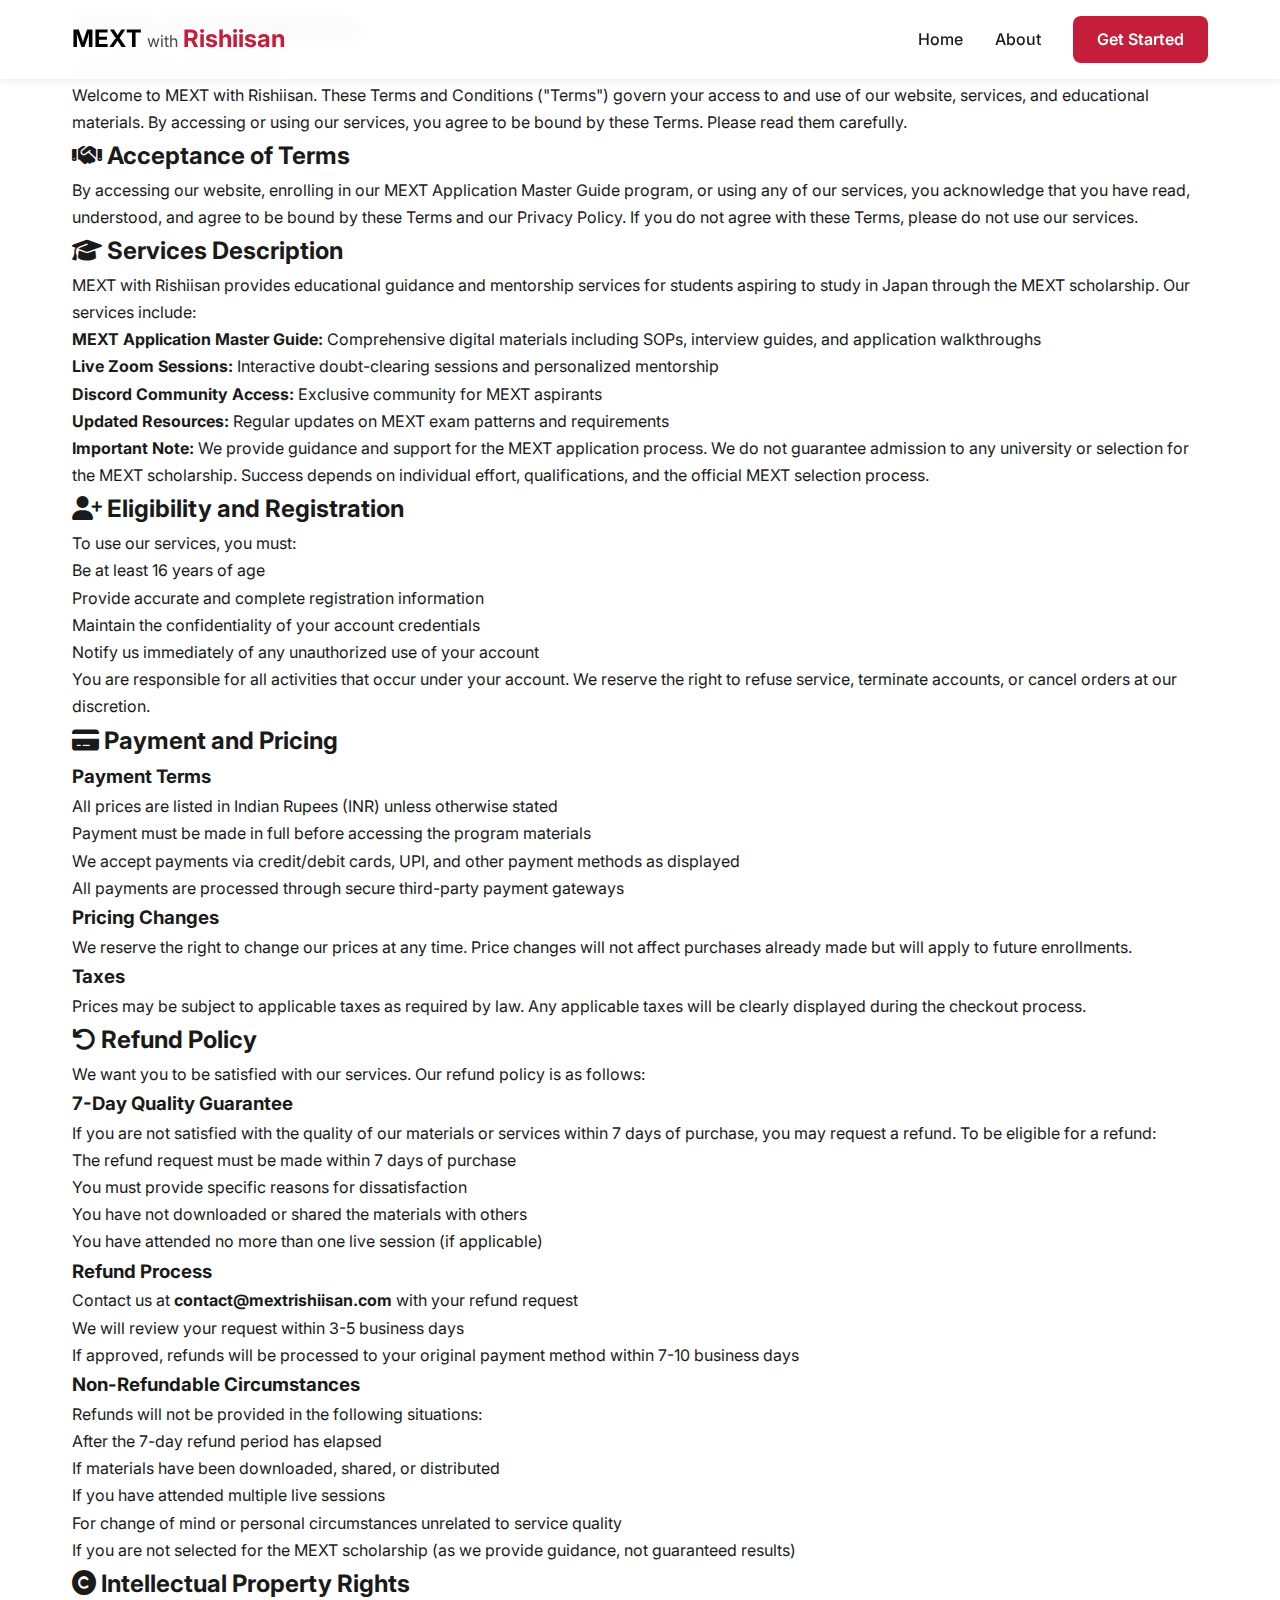
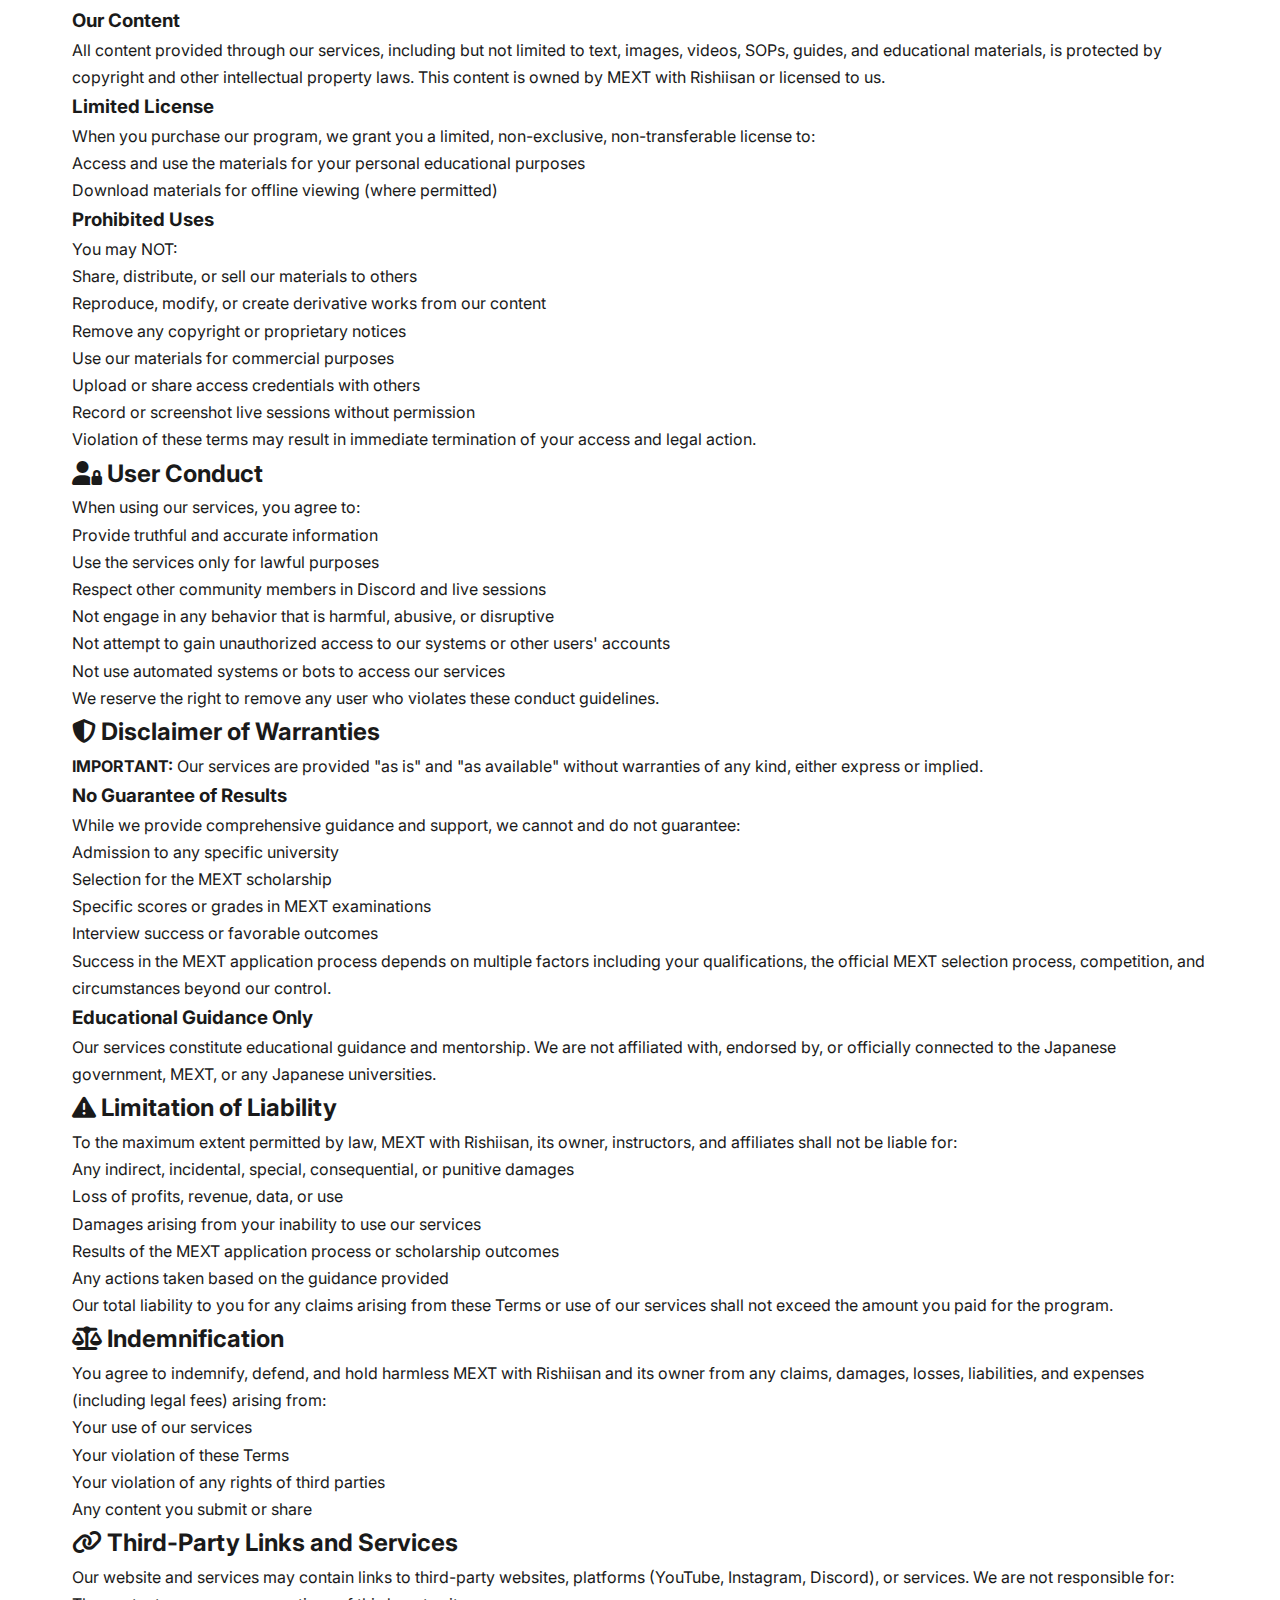
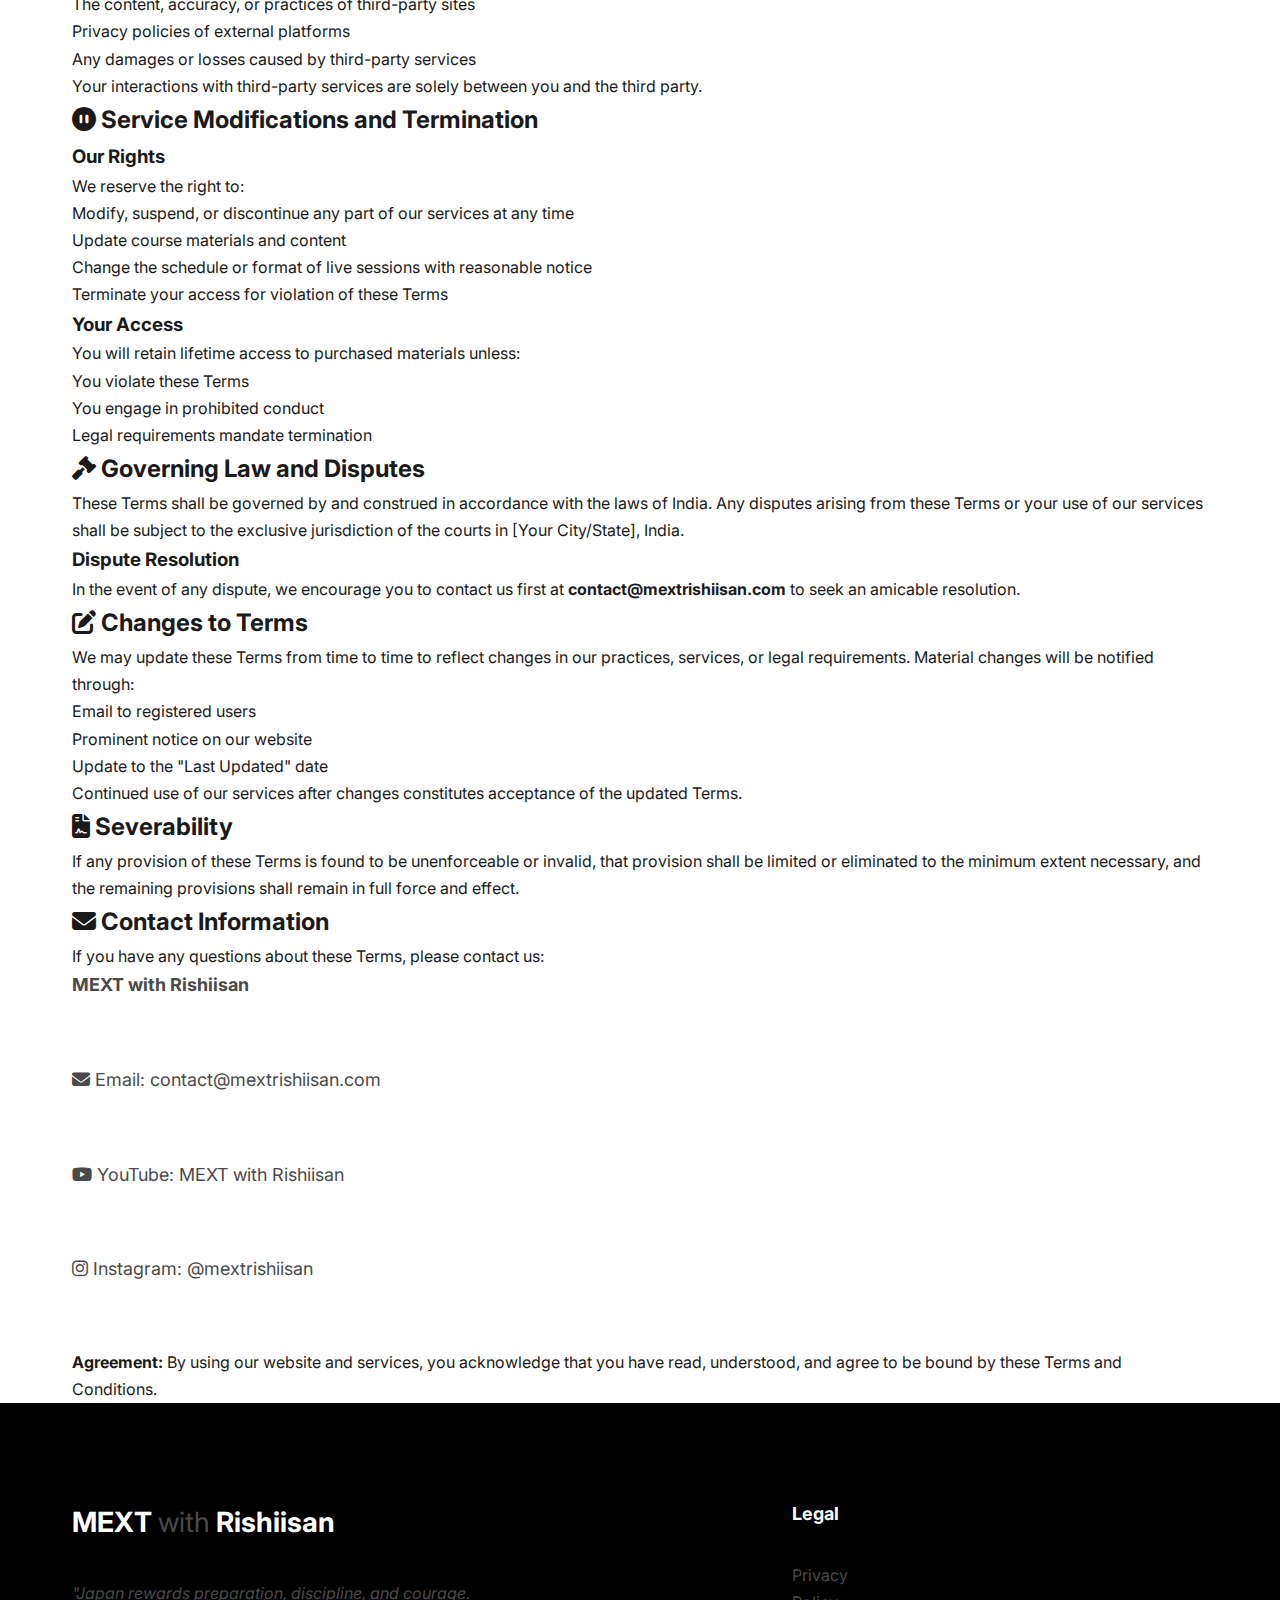
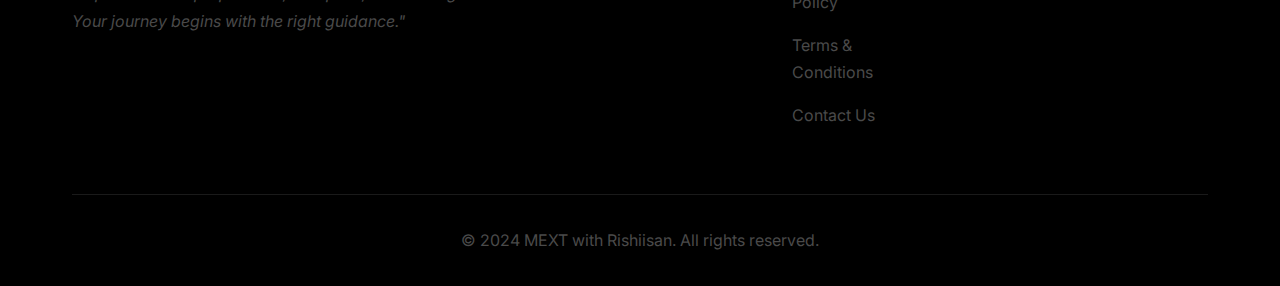
<file: terms.html>
<!DOCTYPE html>
<html lang="en">
<head>
    <meta charset="UTF-8">
    <meta name="viewport" content="width=device-width, initial-scale=1.0">
    <title>Terms & Conditions - MEXT with Rishiisan</title>
    <link href="https://fonts.googleapis.com/css2?family=Inter:wght@300;400;500;600;700&display=swap" rel="stylesheet">
    <link rel="stylesheet" href="https://cdn.jsdelivr.net/npm/@fortawesome/fontawesome-free@6.4.0/css/all.min.css">
    <link rel="stylesheet" href="css/style.css">
    <link rel="stylesheet" href="css/legal.css">
</head>
<body>
    <nav class="navbar">
        <div class="container">
            <a href="index.html" class="nav-brand">
                <span class="brand-name">MEXT <span class="brand-with">with</span> <span class="brand-mentor">Rishiisan</span></span>
            </a>
            <div class="nav-links">
                <a href="index.html" class="nav-link">Home</a>
                <a href="index.html#about" class="nav-link">About</a>
                <a href="checkout.html" class="btn-nav-cta">Get Started</a>
            </div>
        </div>
    </nav>

    <section class="legal-section">
        <div class="container">
            <div class="legal-header">
                <h1>Terms & Conditions</h1>
                <p class="last-updated">Last Updated: January 2024</p>
            </div>

            <div class="legal-content">
                <div class="legal-intro">
                    <p>Welcome to MEXT with Rishiisan. These Terms and Conditions ("Terms") govern your access to and use of our website, services, and educational materials. By accessing or using our services, you agree to be bound by these Terms. Please read them carefully.</p>
                </div>

                <div class="legal-section-block">
                    <h2><i class="fas fa-handshake"></i> Acceptance of Terms</h2>
                    <p>By accessing our website, enrolling in our MEXT Application Master Guide program, or using any of our services, you acknowledge that you have read, understood, and agree to be bound by these Terms and our Privacy Policy. If you do not agree with these Terms, please do not use our services.</p>
                </div>

                <div class="legal-section-block">
                    <h2><i class="fas fa-graduation-cap"></i> Services Description</h2>
                    <p>MEXT with Rishiisan provides educational guidance and mentorship services for students aspiring to study in Japan through the MEXT scholarship. Our services include:</p>
                    <ul>
                        <li><strong>MEXT Application Master Guide:</strong> Comprehensive digital materials including SOPs, interview guides, and application walkthroughs</li>
                        <li><strong>Live Zoom Sessions:</strong> Interactive doubt-clearing sessions and personalized mentorship</li>
                        <li><strong>Discord Community Access:</strong> Exclusive community for MEXT aspirants</li>
                        <li><strong>Updated Resources:</strong> Regular updates on MEXT exam patterns and requirements</li>
                    </ul>
                    <p><strong>Important Note:</strong> We provide guidance and support for the MEXT application process. We do not guarantee admission to any university or selection for the MEXT scholarship. Success depends on individual effort, qualifications, and the official MEXT selection process.</p>
                </div>

                <div class="legal-section-block">
                    <h2><i class="fas fa-user-plus"></i> Eligibility and Registration</h2>
                    <p>To use our services, you must:</p>
                    <ul>
                        <li>Be at least 16 years of age</li>
                        <li>Provide accurate and complete registration information</li>
                        <li>Maintain the confidentiality of your account credentials</li>
                        <li>Notify us immediately of any unauthorized use of your account</li>
                    </ul>
                    <p>You are responsible for all activities that occur under your account. We reserve the right to refuse service, terminate accounts, or cancel orders at our discretion.</p>
                </div>

                <div class="legal-section-block">
                    <h2><i class="fas fa-credit-card"></i> Payment and Pricing</h2>
                    
                    <h3>Payment Terms</h3>
                    <ul>
                        <li>All prices are listed in Indian Rupees (INR) unless otherwise stated</li>
                        <li>Payment must be made in full before accessing the program materials</li>
                        <li>We accept payments via credit/debit cards, UPI, and other payment methods as displayed</li>
                        <li>All payments are processed through secure third-party payment gateways</li>
                    </ul>

                    <h3>Pricing Changes</h3>
                    <p>We reserve the right to change our prices at any time. Price changes will not affect purchases already made but will apply to future enrollments.</p>

                    <h3>Taxes</h3>
                    <p>Prices may be subject to applicable taxes as required by law. Any applicable taxes will be clearly displayed during the checkout process.</p>
                </div>

                <div class="legal-section-block">
                    <h2><i class="fas fa-undo"></i> Refund Policy</h2>
                    <p>We want you to be satisfied with our services. Our refund policy is as follows:</p>
                    
                    <h3>7-Day Quality Guarantee</h3>
                    <p>If you are not satisfied with the quality of our materials or services within 7 days of purchase, you may request a refund. To be eligible for a refund:</p>
                    <ul>
                        <li>The refund request must be made within 7 days of purchase</li>
                        <li>You must provide specific reasons for dissatisfaction</li>
                        <li>You have not downloaded or shared the materials with others</li>
                        <li>You have attended no more than one live session (if applicable)</li>
                    </ul>

                    <h3>Refund Process</h3>
                    <ul>
                        <li>Contact us at <strong>contact@mextrishiisan.com</strong> with your refund request</li>
                        <li>We will review your request within 3-5 business days</li>
                        <li>If approved, refunds will be processed to your original payment method within 7-10 business days</li>
                    </ul>

                    <h3>Non-Refundable Circumstances</h3>
                    <p>Refunds will not be provided in the following situations:</p>
                    <ul>
                        <li>After the 7-day refund period has elapsed</li>
                        <li>If materials have been downloaded, shared, or distributed</li>
                        <li>If you have attended multiple live sessions</li>
                        <li>For change of mind or personal circumstances unrelated to service quality</li>
                        <li>If you are not selected for the MEXT scholarship (as we provide guidance, not guaranteed results)</li>
                    </ul>
                </div>

                <div class="legal-section-block">
                    <h2><i class="fas fa-copyright"></i> Intellectual Property Rights</h2>
                    
                    <h3>Our Content</h3>
                    <p>All content provided through our services, including but not limited to text, images, videos, SOPs, guides, and educational materials, is protected by copyright and other intellectual property laws. This content is owned by MEXT with Rishiisan or licensed to us.</p>

                    <h3>Limited License</h3>
                    <p>When you purchase our program, we grant you a limited, non-exclusive, non-transferable license to:</p>
                    <ul>
                        <li>Access and use the materials for your personal educational purposes</li>
                        <li>Download materials for offline viewing (where permitted)</li>
                    </ul>

                    <h3>Prohibited Uses</h3>
                    <p>You may NOT:</p>
                    <ul>
                        <li>Share, distribute, or sell our materials to others</li>
                        <li>Reproduce, modify, or create derivative works from our content</li>
                        <li>Remove any copyright or proprietary notices</li>
                        <li>Use our materials for commercial purposes</li>
                        <li>Upload or share access credentials with others</li>
                        <li>Record or screenshot live sessions without permission</li>
                    </ul>

                    <p>Violation of these terms may result in immediate termination of your access and legal action.</p>
                </div>

                <div class="legal-section-block">
                    <h2><i class="fas fa-user-lock"></i> User Conduct</h2>
                    <p>When using our services, you agree to:</p>
                    <ul>
                        <li>Provide truthful and accurate information</li>
                        <li>Use the services only for lawful purposes</li>
                        <li>Respect other community members in Discord and live sessions</li>
                        <li>Not engage in any behavior that is harmful, abusive, or disruptive</li>
                        <li>Not attempt to gain unauthorized access to our systems or other users' accounts</li>
                        <li>Not use automated systems or bots to access our services</li>
                    </ul>
                    <p>We reserve the right to remove any user who violates these conduct guidelines.</p>
                </div>

                <div class="legal-section-block">
                    <h2><i class="fas fa-shield-alt"></i> Disclaimer of Warranties</h2>
                    <p><strong>IMPORTANT:</strong> Our services are provided "as is" and "as available" without warranties of any kind, either express or implied.</p>
                    
                    <h3>No Guarantee of Results</h3>
                    <p>While we provide comprehensive guidance and support, we cannot and do not guarantee:</p>
                    <ul>
                        <li>Admission to any specific university</li>
                        <li>Selection for the MEXT scholarship</li>
                        <li>Specific scores or grades in MEXT examinations</li>
                        <li>Interview success or favorable outcomes</li>
                    </ul>
                    <p>Success in the MEXT application process depends on multiple factors including your qualifications, the official MEXT selection process, competition, and circumstances beyond our control.</p>

                    <h3>Educational Guidance Only</h3>
                    <p>Our services constitute educational guidance and mentorship. We are not affiliated with, endorsed by, or officially connected to the Japanese government, MEXT, or any Japanese universities.</p>
                </div>

                <div class="legal-section-block">
                    <h2><i class="fas fa-exclamation-triangle"></i> Limitation of Liability</h2>
                    <p>To the maximum extent permitted by law, MEXT with Rishiisan, its owner, instructors, and affiliates shall not be liable for:</p>
                    <ul>
                        <li>Any indirect, incidental, special, consequential, or punitive damages</li>
                        <li>Loss of profits, revenue, data, or use</li>
                        <li>Damages arising from your inability to use our services</li>
                        <li>Results of the MEXT application process or scholarship outcomes</li>
                        <li>Any actions taken based on the guidance provided</li>
                    </ul>
                    <p>Our total liability to you for any claims arising from these Terms or use of our services shall not exceed the amount you paid for the program.</p>
                </div>

                <div class="legal-section-block">
                    <h2><i class="fas fa-balance-scale"></i> Indemnification</h2>
                    <p>You agree to indemnify, defend, and hold harmless MEXT with Rishiisan and its owner from any claims, damages, losses, liabilities, and expenses (including legal fees) arising from:</p>
                    <ul>
                        <li>Your use of our services</li>
                        <li>Your violation of these Terms</li>
                        <li>Your violation of any rights of third parties</li>
                        <li>Any content you submit or share</li>
                    </ul>
                </div>

                <div class="legal-section-block">
                    <h2><i class="fas fa-link"></i> Third-Party Links and Services</h2>
                    <p>Our website and services may contain links to third-party websites, platforms (YouTube, Instagram, Discord), or services. We are not responsible for:</p>
                    <ul>
                        <li>The content, accuracy, or practices of third-party sites</li>
                        <li>Privacy policies of external platforms</li>
                        <li>Any damages or losses caused by third-party services</li>
                    </ul>
                    <p>Your interactions with third-party services are solely between you and the third party.</p>
                </div>

                <div class="legal-section-block">
                    <h2><i class="fas fa-pause-circle"></i> Service Modifications and Termination</h2>
                    
                    <h3>Our Rights</h3>
                    <p>We reserve the right to:</p>
                    <ul>
                        <li>Modify, suspend, or discontinue any part of our services at any time</li>
                        <li>Update course materials and content</li>
                        <li>Change the schedule or format of live sessions with reasonable notice</li>
                        <li>Terminate your access for violation of these Terms</li>
                    </ul>

                    <h3>Your Access</h3>
                    <p>You will retain lifetime access to purchased materials unless:</p>
                    <ul>
                        <li>You violate these Terms</li>
                        <li>You engage in prohibited conduct</li>
                        <li>Legal requirements mandate termination</li>
                    </ul>
                </div>

                <div class="legal-section-block">
                    <h2><i class="fas fa-gavel"></i> Governing Law and Disputes</h2>
                    <p>These Terms shall be governed by and construed in accordance with the laws of India. Any disputes arising from these Terms or your use of our services shall be subject to the exclusive jurisdiction of the courts in [Your City/State], India.</p>
                    
                    <h3>Dispute Resolution</h3>
                    <p>In the event of any dispute, we encourage you to contact us first at <strong>contact@mextrishiisan.com</strong> to seek an amicable resolution.</p>
                </div>

                <div class="legal-section-block">
                    <h2><i class="fas fa-edit"></i> Changes to Terms</h2>
                    <p>We may update these Terms from time to time to reflect changes in our practices, services, or legal requirements. Material changes will be notified through:</p>
                    <ul>
                        <li>Email to registered users</li>
                        <li>Prominent notice on our website</li>
                        <li>Update to the "Last Updated" date</li>
                    </ul>
                    <p>Continued use of our services after changes constitutes acceptance of the updated Terms.</p>
                </div>

                <div class="legal-section-block">
                    <h2><i class="fas fa-file-contract"></i> Severability</h2>
                    <p>If any provision of these Terms is found to be unenforceable or invalid, that provision shall be limited or eliminated to the minimum extent necessary, and the remaining provisions shall remain in full force and effect.</p>
                </div>

                <div class="legal-section-block">
                    <h2><i class="fas fa-envelope"></i> Contact Information</h2>
                    <p>If you have any questions about these Terms, please contact us:</p>
                    <div class="contact-info">
                        <p><strong>MEXT with Rishiisan</strong></p>
                        <p><i class="fas fa-envelope"></i> Email: <a href="mailto:contact@mextrishiisan.com">contact@mextrishiisan.com</a></p>
                        <p><i class="fab fa-youtube"></i> YouTube: <a href="#" target="_blank">MEXT with Rishiisan</a></p>
                        <p><i class="fab fa-instagram"></i> Instagram: <a href="#" target="_blank">@mextrishiisan</a></p>
                    </div>
                </div>

                <div class="legal-acknowledgment">
                    <p><strong>Agreement:</strong> By using our website and services, you acknowledge that you have read, understood, and agree to be bound by these Terms and Conditions.</p>
                </div>
            </div>
        </div>
    </section>

    <footer class="footer">
        <div class="container">
            <div class="footer-content">
                <div class="footer-brand">
                    <h3>MEXT <span>with</span> Rishiisan</h3>
                    <p class="footer-mission">"Japan rewards preparation, discipline, and courage.<br>Your journey begins with the right guidance."</p>
                </div>
                <div class="footer-links">
                    <div class="footer-column">
                        <h4>Legal</h4>
                        <ul>
                            <li><a href="privacy.html">Privacy Policy</a></li>
                            <li><a href="terms.html">Terms & Conditions</a></li>
                            <li><a href="index.html#contact">Contact Us</a></li>
                        </ul>
                    </div>
                </div>
            </div>
            <div class="footer-bottom">
                <p>&copy; 2024 MEXT with Rishiisan. All rights reserved.</p>
            </div>
        </div>
    </footer>

    <script src="js/main.js"></script>
</body>
</html>
</file>
<file: css/style.css>
/* ========================================
   MEXT with Rishiisan - Main Stylesheet
   Japanese Aesthetic: Minimalism, White Space, Discipline
   ======================================== */

/* === ROOT VARIABLES === */
:root {
    /* Colors - Japanese Palette */
    --primary-red: #C41E3A;
    --soft-red: #E85D75;
    --light-red: #FFE5E9;
    --dark-gray: #1A1A1A;
    --medium-gray: #4A4A4A;
    --light-gray: #F5F5F5;
    --white: #FFFFFF;
    --black: #000000;
    
    /* Japanese Accent Colors */
    --sakura-pink: #FFB7C5;
    --fuji-blue: #E8F4F8;
    --bamboo-green: #4A7C59;
    
    /* Typography */
    --font-primary: 'Inter', -apple-system, BlinkMacSystemFont, sans-serif;
    --font-japanese: 'Noto Sans JP', sans-serif;
    
    /* Spacing - Generous white space */
    --spacing-xs: 0.5rem;
    --spacing-sm: 1rem;
    --spacing-md: 2rem;
    --spacing-lg: 4rem;
    --spacing-xl: 6rem;
    --spacing-xxl: 8rem;
    
    /* Shadows - Soft and elegant */
    --shadow-sm: 0 2px 8px rgba(0, 0, 0, 0.08);
    --shadow-md: 0 4px 16px rgba(0, 0, 0, 0.1);
    --shadow-lg: 0 8px 32px rgba(0, 0, 0, 0.12);
    
    /* Border Radius */
    --radius-sm: 4px;
    --radius-md: 8px;
    --radius-lg: 16px;
    
    /* Transitions */
    --transition-fast: 0.2s ease;
    --transition-medium: 0.3s ease;
    --transition-slow: 0.5s ease;
}

/* === RESET & BASE STYLES === */
* {
    margin: 0;
    padding: 0;
    box-sizing: border-box;
}

html {
    scroll-behavior: smooth;
    font-size: 16px;
}

body {
    font-family: var(--font-primary);
    color: var(--dark-gray);
    background-color: var(--white);
    line-height: 1.7;
    overflow-x: hidden;
}

img {
    max-width: 100%;
    height: auto;
    display: block;
}

a {
    text-decoration: none;
    color: inherit;
    transition: var(--transition-medium);
}

ul {
    list-style: none;
}

/* === CONTAINER === */
.container {
    max-width: 1200px;
    margin: 0 auto;
    padding: 0 var(--spacing-md);
}

/* === SECTION HEADERS === */
.section-header {
    text-align: center;
    margin-bottom: var(--spacing-xl);
}

.section-label {
    display: inline-block;
    font-size: 0.875rem;
    font-weight: 600;
    text-transform: uppercase;
    letter-spacing: 2px;
    color: var(--primary-red);
    margin-bottom: var(--spacing-sm);
}

.section-title {
    font-size: 2.5rem;
    font-weight: 700;
    color: var(--black);
    line-height: 1.2;
    margin-bottom: var(--spacing-sm);
}

.section-title .highlight {
    color: var(--primary-red);
}

.section-subtitle {
    font-size: 1.125rem;
    color: var(--medium-gray);
    max-width: 600px;
    margin: 0 auto;
}

/* === BUTTONS === */
.btn {
    display: inline-flex;
    align-items: center;
    gap: var(--spacing-xs);
    padding: 0.875rem 2rem;
    font-size: 1rem;
    font-weight: 600;
    border-radius: var(--radius-md);
    border: none;
    cursor: pointer;
    transition: var(--transition-medium);
    text-align: center;
}

.btn-primary {
    background: linear-gradient(135deg, var(--primary-red), var(--soft-red));
    color: var(--white);
    box-shadow: 0 4px 16px rgba(196, 30, 58, 0.3);
}

.btn-primary:hover {
    transform: translateY(-2px);
    box-shadow: 0 6px 24px rgba(196, 30, 58, 0.4);
}

.btn-large {
    padding: 1.125rem 2.5rem;
    font-size: 1.125rem;
}

/* === NAVIGATION === */
.navbar {
    position: fixed;
    top: 0;
    left: 0;
    right: 0;
    background: rgba(255, 255, 255, 0.95);
    backdrop-filter: blur(10px);
    box-shadow: var(--shadow-sm);
    z-index: 1000;
    transition: var(--transition-medium);
}

.navbar .container {
    display: flex;
    justify-content: space-between;
    align-items: center;
    padding: 1rem var(--spacing-md);
}

.nav-brand {
    font-size: 1.5rem;
    font-weight: 700;
}

.brand-name {
    color: var(--black);
}

.brand-with {
    color: var(--medium-gray);
    font-weight: 400;
    font-size: 1rem;
}

.brand-mentor {
    color: var(--primary-red);
}

.nav-links {
    display: flex;
    align-items: center;
    gap: var(--spacing-md);
}

.nav-link {
    font-weight: 500;
    color: var(--dark-gray);
    position: relative;
}

.nav-link::after {
    content: '';
    position: absolute;
    bottom: -4px;
    left: 0;
    width: 0;
    height: 2px;
    background: var(--primary-red);
    transition: var(--transition-medium);
}

.nav-link:hover::after {
    width: 100%;
}

.btn-nav-cta {
    padding: 0.625rem 1.5rem;
    background: var(--primary-red);
    color: var(--white);
    border-radius: var(--radius-md);
    font-weight: 600;
}

.btn-nav-cta:hover {
    background: var(--soft-red);
}

.mobile-menu-toggle {
    display: none;
    font-size: 1.5rem;
    cursor: pointer;
}

/* === HERO SECTION === */
.hero-section {
    position: relative;
    min-height: 100vh;
    display: flex;
    align-items: center;
    justify-content: center;
    padding-top: 80px;
    overflow: hidden;
    background: linear-gradient(180deg, #FFFFFF 0%, #F8F9FA 100%);
}

.hero-background {
    position: absolute;
    top: 0;
    left: 0;
    right: 0;
    bottom: 0;
    z-index: 0;
}

/* Sakura Petals Animation */
.sakura-petals {
    position: absolute;
    width: 100%;
    height: 100%;
    overflow: hidden;
}

.petal {
    position: absolute;
    width: 20px;
    height: 20px;
    background: var(--sakura-pink);
    border-radius: 50% 0 50% 0;
    opacity: 0.3;
    animation: fall 15s infinite linear;
}

.petal:nth-child(1) { left: 10%; animation-delay: 0s; animation-duration: 12s; }
.petal:nth-child(2) { left: 30%; animation-delay: 3s; animation-duration: 15s; }
.petal:nth-child(3) { left: 50%; animation-delay: 6s; animation-duration: 13s; }
.petal:nth-child(4) { left: 70%; animation-delay: 9s; animation-duration: 14s; }
.petal:nth-child(5) { left: 90%; animation-delay: 12s; animation-duration: 16s; }

@keyframes fall {
    0% {
        top: -10%;
        transform: rotate(0deg);
    }
    100% {
        top: 110%;
        transform: rotate(360deg);
    }
}

.hero-content {
    position: relative;
    z-index: 1;
    text-align: center;
    max-width: 900px;
    padding: var(--spacing-lg) 0;
}

.hero-badge {
    display: inline-flex;
    align-items: center;
    gap: var(--spacing-xs);
    padding: 0.5rem 1.25rem;
    background: var(--light-red);
    color: var(--primary-red);
    border-radius: 50px;
    font-size: 0.875rem;
    font-weight: 600;
    margin-bottom: var(--spacing-md);
}

.hero-title {
    font-size: 3.5rem;
    font-weight: 800;
    color: var(--black);
    line-height: 1.15;
    margin-bottom: var(--spacing-md);
}

.hero-highlight {
    color: var(--primary-red);
    position: relative;
    display: inline-block;
}

.hero-subtitle {
    font-size: 1.25rem;
    color: var(--medium-gray);
    line-height: 1.8;
    margin-bottom: var(--spacing-lg);
}

.hero-cta {
    margin-bottom: var(--spacing-lg);
}

.hero-trust-indicators {
    display: flex;
    justify-content: center;
    gap: var(--spacing-lg);
    flex-wrap: wrap;
}

.trust-item {
    display: flex;
    align-items: center;
    gap: var(--spacing-xs);
    font-size: 0.875rem;
    color: var(--medium-gray);
}

.trust-item i {
    color: var(--primary-red);
    font-size: 1.25rem;
}

.hero-scroll-indicator {
    position: absolute;
    bottom: 2rem;
    left: 50%;
    transform: translateX(-50%);
    display: flex;
    flex-direction: column;
    align-items: center;
    gap: 0.5rem;
    color: var(--medium-gray);
    font-size: 0.875rem;
}

.scroll-line {
    width: 2px;
    height: 40px;
    background: var(--primary-red);
    animation: scrollPulse 2s infinite;
}

@keyframes scrollPulse {
    0%, 100% { opacity: 0.3; transform: scaleY(1); }
    50% { opacity: 1; transform: scaleY(1.5); }
}

/* === PROBLEM SECTION === */
.problem-section {
    padding: var(--spacing-xxl) 0;
    background: var(--white);
}

.problem-grid {
    display: grid;
    grid-template-columns: repeat(auto-fit, minmax(250px, 1fr));
    gap: var(--spacing-lg);
    margin-bottom: var(--spacing-xl);
}

.problem-card {
    background: var(--light-gray);
    padding: var(--spacing-lg);
    border-radius: var(--radius-lg);
    text-align: center;
    transition: var(--transition-medium);
}

.problem-card:hover {
    transform: translateY(-8px);
    box-shadow: var(--shadow-lg);
}

.problem-icon {
    width: 80px;
    height: 80px;
    margin: 0 auto var(--spacing-md);
    background: var(--white);
    border-radius: 50%;
    display: flex;
    align-items: center;
    justify-content: center;
    font-size: 2rem;
    color: var(--primary-red);
}

.problem-card h3 {
    font-size: 1.375rem;
    margin-bottom: var(--spacing-sm);
    color: var(--black);
}

.problem-card p {
    color: var(--medium-gray);
    line-height: 1.7;
}

.problem-conclusion {
    text-align: center;
    position: relative;
    padding: var(--spacing-lg);
}

.quote-mark {
    font-size: 6rem;
    color: var(--light-red);
    font-family: Georgia, serif;
    position: absolute;
    top: -1rem;
    left: 50%;
    transform: translateX(-50%);
    opacity: 0.3;
}

.conclusion-text {
    font-size: 1.5rem;
    font-weight: 600;
    color: var(--black);
    font-style: italic;
    position: relative;
    z-index: 1;
}

/* === SOLUTION SECTION === */
.solution-section {
    padding: var(--spacing-xxl) 0;
    background: var(--fuji-blue);
}

.solution-content {
    display: grid;
    grid-template-columns: 1.2fr 1fr;
    gap: var(--spacing-xl);
    align-items: center;
    margin-bottom: var(--spacing-lg);
}

.solution-features {
    display: flex;
    flex-direction: column;
    gap: var(--spacing-md);
}

.feature-item {
    display: flex;
    gap: var(--spacing-md);
    background: var(--white);
    padding: var(--spacing-md);
    border-radius: var(--radius-md);
    transition: var(--transition-medium);
}

.feature-item:hover {
    transform: translateX(8px);
    box-shadow: var(--shadow-md);
}

.feature-check {
    flex-shrink: 0;
    width: 32px;
    height: 32px;
    background: var(--primary-red);
    color: var(--white);
    border-radius: 50%;
    display: flex;
    align-items: center;
    justify-content: center;
    font-size: 0.875rem;
}

.feature-text h4 {
    font-size: 1.125rem;
    margin-bottom: 0.25rem;
    color: var(--black);
}

.feature-text p {
    color: var(--medium-gray);
    font-size: 0.9375rem;
}

.solution-image {
    display: flex;
    align-items: center;
    justify-content: center;
}

.image-placeholder {
    background: var(--white);
    border-radius: var(--radius-lg);
    padding: var(--spacing-xl);
    text-align: center;
    box-shadow: var(--shadow-lg);
    width: 100%;
    aspect-ratio: 4/3;
    display: flex;
    flex-direction: column;
    align-items: center;
    justify-content: center;
}

.image-placeholder i {
    font-size: 4rem;
    color: var(--primary-red);
    margin-bottom: var(--spacing-md);
}

.image-placeholder p {
    font-size: 1.125rem;
    font-weight: 600;
    color: var(--dark-gray);
}

.solution-positioning {
    text-align: center;
    padding: var(--spacing-lg);
    background: var(--white);
    border-radius: var(--radius-lg);
    border-left: 4px solid var(--primary-red);
}

.solution-positioning p {
    font-size: 1.25rem;
    font-weight: 500;
    color: var(--dark-gray);
    font-style: italic;
}

/* === LIVE SESSIONS SECTION === */
.live-sessions-section {
    padding: var(--spacing-xxl) 0;
    background: var(--white);
}

.sessions-content {
    display: grid;
    grid-template-columns: 1fr 1.3fr;
    gap: var(--spacing-xl);
    align-items: center;
}

.sessions-visual {
    position: relative;
}

.video-placeholder {
    background: linear-gradient(135deg, var(--primary-red), var(--soft-red));
    border-radius: var(--radius-lg);
    aspect-ratio: 16/9;
    display: flex;
    flex-direction: column;
    align-items: center;
    justify-content: center;
    color: var(--white);
    box-shadow: var(--shadow-lg);
}

.video-placeholder i {
    font-size: 4rem;
    margin-bottom: var(--spacing-md);
}

.video-placeholder span {
    font-size: 1.25rem;
    font-weight: 600;
}

.sessions-badges {
    display: flex;
    flex-direction: column;
    gap: var(--spacing-sm);
    margin-top: var(--spacing-md);
}

.session-badge {
    display: flex;
    align-items: center;
    gap: var(--spacing-sm);
    background: var(--light-gray);
    padding: 0.75rem 1.25rem;
    border-radius: var(--radius-md);
    font-weight: 500;
}

.session-badge i {
    color: var(--primary-red);
    font-size: 1.25rem;
}

.sessions-text {
    padding-left: var(--spacing-md);
}

.sessions-intro {
    font-size: 1.125rem;
    color: var(--medium-gray);
    margin-bottom: var(--spacing-lg);
}

.sessions-benefits {
    display: flex;
    flex-direction: column;
    gap: var(--spacing-md);
    margin-bottom: var(--spacing-lg);
}

.benefit-item {
    display: flex;
    gap: var(--spacing-md);
}

.benefit-icon {
    flex-shrink: 0;
    width: 48px;
    height: 48px;
    background: var(--light-red);
    color: var(--primary-red);
    border-radius: var(--radius-md);
    display: flex;
    align-items: center;
    justify-content: center;
    font-size: 1.25rem;
}

.benefit-text h4 {
    font-size: 1.125rem;
    margin-bottom: 0.25rem;
    color: var(--black);
}

.benefit-text p {
    color: var(--medium-gray);
    font-size: 0.9375rem;
}

.sessions-differentiator {
    background: var(--light-red);
    padding: var(--spacing-md);
    border-radius: var(--radius-md);
    border-left: 4px solid var(--primary-red);
}

.sessions-differentiator p {
    color: var(--dark-gray);
    font-size: 1rem;
}

/* === ABOUT SECTION === */
.about-section {
    padding: var(--spacing-xxl) 0;
    background: var(--light-gray);
}

.about-content {
    display: grid;
    grid-template-columns: 1fr 1.5fr;
    gap: var(--spacing-xl);
    align-items: start;
}

.about-image {
    position: sticky;
    top: 100px;
}

.image-frame {
    background: var(--white);
    border-radius: var(--radius-lg);
    padding: var(--spacing-md);
    box-shadow: var(--shadow-lg);
    margin-bottom: var(--spacing-md);
}

.profile-placeholder {
    aspect-ratio: 3/4;
    background: linear-gradient(135deg, var(--light-gray), var(--fuji-blue));
    border-radius: var(--radius-md);
    display: flex;
    align-items: center;
    justify-content: center;
    font-size: 6rem;
    color: var(--primary-red);
}

.about-credentials {
    display: flex;
    flex-direction: column;
    gap: var(--spacing-sm);
}

.credential {
    display: flex;
    align-items: center;
    gap: var(--spacing-sm);
    background: var(--white);
    padding: 0.75rem 1rem;
    border-radius: var(--radius-md);
    font-weight: 500;
}

.credential i {
    color: var(--primary-red);
}

.about-text {
    padding-left: var(--spacing-md);
}

.about-journey {
    font-size: 1.125rem;
    color: var(--medium-gray);
    line-height: 1.8;
    margin-bottom: var(--spacing-lg);
}

.about-story {
    display: flex;
    flex-direction: column;
    gap: var(--spacing-md);
    margin-bottom: var(--spacing-lg);
}

.story-item {
    background: var(--white);
    padding: var(--spacing-md);
    border-radius: var(--radius-md);
    border-left: 4px solid var(--primary-red);
}

.story-item h4 {
    font-size: 1.125rem;
    margin-bottom: var(--spacing-sm);
    color: var(--black);
    display: flex;
    align-items: center;
    gap: var(--spacing-sm);
}

.story-item h4 i {
    color: var(--primary-red);
}

.story-item p {
    color: var(--medium-gray);
    line-height: 1.7;
}

.about-philosophy {
    background: var(--fuji-blue);
    padding: var(--spacing-lg);
    border-radius: var(--radius-md);
    text-align: center;
    margin-bottom: var(--spacing-lg);
    position: relative;
}

.philosophy-icon {
    font-size: 3rem;
    color: var(--primary-red);
    margin-bottom: var(--spacing-sm);
}

.about-philosophy p {
    font-size: 1.125rem;
    color: var(--dark-gray);
    line-height: 1.7;
}

.about-social {
    display: flex;
    gap: var(--spacing-md);
    flex-wrap: wrap;
}

.social-link {
    display: flex;
    align-items: center;
    gap: var(--spacing-sm);
    padding: 0.75rem 1.5rem;
    background: var(--white);
    border-radius: var(--radius-md);
    font-weight: 500;
    transition: var(--transition-medium);
}

.social-link:hover {
    background: var(--primary-red);
    color: var(--white);
    transform: translateY(-2px);
    box-shadow: var(--shadow-md);
}

.social-link i {
    font-size: 1.25rem;
}

/* === URGENCY SECTION === */
.urgency-section {
    padding: var(--spacing-xxl) 0;
    background: linear-gradient(135deg, #FFF5F7 0%, #FFFFFF 100%);
}

.urgency-content {
    max-width: 800px;
    margin: 0 auto;
}

.urgency-label {
    background: var(--light-red);
    color: var(--primary-red);
    padding: 0.5rem 1.25rem;
    border-radius: 50px;
}

.urgency-label i {
    animation: pulse 1.5s infinite;
}

@keyframes pulse {
    0%, 100% { opacity: 1; }
    50% { opacity: 0.5; }
}

.urgency-explanation {
    font-size: 1.125rem;
    color: var(--medium-gray);
    text-align: center;
    line-height: 1.8;
}

.seats-indicator {
    background: var(--white);
    border-radius: var(--radius-lg);
    padding: var(--spacing-lg);
    margin: var(--spacing-lg) 0;
    box-shadow: var(--shadow-md);
}

.seats-header {
    text-align: center;
    margin-bottom: var(--spacing-md);
}

.seats-header h3 {
    font-size: 1.5rem;
    margin-bottom: var(--spacing-sm);
    color: var(--black);
}

.seats-count {
    font-size: 1.125rem;
    color: var(--medium-gray);
}

.seats-count .remaining {
    font-size: 1.5rem;
    font-weight: 700;
    color: var(--primary-red);
}

.seats-count .total {
    font-weight: 600;
    color: var(--dark-gray);
}

.progress-bar {
    width: 100%;
    height: 12px;
    background: var(--light-gray);
    border-radius: 50px;
    overflow: hidden;
    margin-bottom: var(--spacing-md);
}

.progress-fill {
    height: 100%;
    background: linear-gradient(90deg, var(--primary-red), var(--soft-red));
    border-radius: 50px;
    transition: width 0.5s ease;
    animation: progressPulse 2s infinite;
}

@keyframes progressPulse {
    0%, 100% { opacity: 1; }
    50% { opacity: 0.8; }
}

.seats-warning {
    display: flex;
    align-items: center;
    justify-content: center;
    gap: var(--spacing-sm);
    padding: 0.75rem;
    background: var(--light-red);
    border-radius: var(--radius-md);
    color: var(--primary-red);
    font-weight: 600;
}

.urgency-benefits {
    margin: var(--spacing-lg) 0;
}

.urgency-benefits h3 {
    font-size: 1.375rem;
    margin-bottom: var(--spacing-md);
    text-align: center;
    color: var(--black);
}

.urgency-grid {
    display: grid;
    grid-template-columns: repeat(2, 1fr);
    gap: var(--spacing-md);
}

.urgency-item {
    display: flex;
    align-items: center;
    gap: var(--spacing-sm);
    background: var(--white);
    padding: var(--spacing-md);
    border-radius: var(--radius-md);
    font-weight: 500;
}

.urgency-item i {
    color: var(--primary-red);
    font-size: 1.25rem;
}

.urgency-cta {
    text-align: center;
    margin-top: var(--spacing-lg);
}

.cta-reassurance {
    margin-top: var(--spacing-md);
    color: var(--medium-gray);
    font-size: 0.9375rem;
}

/* === TESTIMONIALS SECTION === */
.testimonials-section {
    padding: var(--spacing-xxl) 0;
    background: var(--white);
}

.testimonials-grid {
    display: grid;
    grid-template-columns: repeat(auto-fit, minmax(300px, 1fr));
    gap: var(--spacing-lg);
}

.testimonial-card {
    background: var(--light-gray);
    padding: var(--spacing-lg);
    border-radius: var(--radius-lg);
    transition: var(--transition-medium);
}

.testimonial-card:hover {
    transform: translateY(-8px);
    box-shadow: var(--shadow-lg);
}

.testimonial-header {
    display: flex;
    align-items: center;
    gap: var(--spacing-md);
    margin-bottom: var(--spacing-md);
}

.testimonial-avatar {
    width: 60px;
    height: 60px;
    background: var(--white);
    border-radius: 50%;
    display: flex;
    align-items: center;
    justify-content: center;
    font-size: 1.5rem;
    color: var(--primary-red);
}

.testimonial-info h4 {
    font-size: 1.125rem;
    margin-bottom: 0.25rem;
    color: var(--black);
}

.testimonial-info p {
    font-size: 0.875rem;
    color: var(--medium-gray);
}

.testimonial-stars {
    display: flex;
    gap: 0.25rem;
    margin-bottom: var(--spacing-md);
    color: #FFB800;
}

.testimonial-text {
    color: var(--dark-gray);
    line-height: 1.7;
    font-style: italic;
}

/* === CONTACT SECTION === */
.contact-section {
    padding: var(--spacing-xxl) 0;
    background: var(--fuji-blue);
}

.contact-content {
    display: grid;
    grid-template-columns: 1fr 1fr;
    gap: var(--spacing-xl);
}

.contact-info h2 {
    font-size: 2rem;
    margin-bottom: var(--spacing-md);
    color: var(--black);
}

.contact-info > p {
    font-size: 1.125rem;
    color: var(--medium-gray);
    margin-bottom: var(--spacing-lg);
}

.contact-methods {
    display: flex;
    flex-direction: column;
    gap: var(--spacing-md);
}

.contact-method {
    display: flex;
    gap: var(--spacing-md);
    align-items: start;
}

.contact-method i {
    font-size: 1.5rem;
    color: var(--primary-red);
    margin-top: 0.25rem;
}

.contact-method h4 {
    font-size: 1rem;
    margin-bottom: 0.25rem;
    color: var(--black);
}

.contact-method a {
    color: var(--primary-red);
    font-weight: 500;
}

.contact-method a:hover {
    text-decoration: underline;
}

.contact-form {
    background: var(--white);
    padding: var(--spacing-lg);
    border-radius: var(--radius-lg);
    box-shadow: var(--shadow-md);
}

.contact-form h3 {
    font-size: 1.5rem;
    margin-bottom: var(--spacing-md);
    color: var(--black);
}

.form-group {
    margin-bottom: var(--spacing-md);
}

.form-group input,
.form-group textarea {
    width: 100%;
    padding: 0.875rem;
    border: 2px solid var(--light-gray);
    border-radius: var(--radius-md);
    font-family: var(--font-primary);
    font-size: 1rem;
    transition: var(--transition-medium);
}

.form-group input:focus,
.form-group textarea:focus {
    outline: none;
    border-color: var(--primary-red);
}

.form-group textarea {
    resize: vertical;
}

/* === FOOTER === */
.footer {
    background: var(--black);
    color: var(--white);
    padding: var(--spacing-xl) 0 var(--spacing-md);
}

.footer-content {
    display: grid;
    grid-template-columns: 1.5fr 1fr;
    gap: var(--spacing-xl);
    margin-bottom: var(--spacing-lg);
}

.footer-brand h3 {
    font-size: 1.75rem;
    margin-bottom: var(--spacing-md);
}

.footer-brand h3 span {
    color: var(--medium-gray);
    font-weight: 400;
}

.footer-mission {
    color: var(--medium-gray);
    line-height: 1.8;
    margin-bottom: var(--spacing-md);
    font-style: italic;
}

.footer-social {
    display: flex;
    gap: var(--spacing-md);
}

.footer-social a {
    width: 40px;
    height: 40px;
    display: flex;
    align-items: center;
    justify-content: center;
    background: rgba(255, 255, 255, 0.1);
    border-radius: 50%;
    transition: var(--transition-medium);
}

.footer-social a:hover {
    background: var(--primary-red);
    transform: translateY(-2px);
}

.footer-links {
    display: grid;
    grid-template-columns: repeat(3, 1fr);
    gap: var(--spacing-lg);
}

.footer-column h4 {
    font-size: 1.125rem;
    margin-bottom: var(--spacing-md);
    color: var(--white);
}

.footer-column ul {
    display: flex;
    flex-direction: column;
    gap: var(--spacing-sm);
}

.footer-column a {
    color: var(--medium-gray);
    transition: var(--transition-medium);
}

.footer-column a:hover {
    color: var(--primary-red);
    padding-left: 4px;
}

.footer-bottom {
    text-align: center;
    padding-top: var(--spacing-md);
    border-top: 1px solid rgba(255, 255, 255, 0.1);
    color: var(--medium-gray);
}

/* === FLOATING CTA (Mobile) === */
.floating-cta {
    position: fixed;
    bottom: 20px;
    left: 50%;
    transform: translateX(-50%);
    z-index: 999;
    display: none;
}

/* === RESPONSIVE DESIGN === */
@media (max-width: 968px) {
    :root {
        --spacing-xxl: 5rem;
        --spacing-xl: 4rem;
        --spacing-lg: 3rem;
    }
    
    .section-title {
        font-size: 2rem;
    }
    
    .hero-title {
        font-size: 2.5rem;
    }
    
    .solution-content,
    .sessions-content,
    .about-content,
    .contact-content {
        grid-template-columns: 1fr;
        gap: var(--spacing-lg);
    }
    
    .sessions-content {
        grid-template-columns: 1fr;
    }
    
    .sessions-text {
        padding-left: 0;
    }
    
    .about-text {
        padding-left: 0;
    }
    
    .about-image {
        position: static;
    }
    
    .urgency-grid {
        grid-template-columns: 1fr;
    }
    
    .footer-content {
        grid-template-columns: 1fr;
    }
    
    .footer-links {
        grid-template-columns: 1fr;
    }
}

@media (max-width: 768px) {
    .nav-links {
        display: none;
    }
    
    .mobile-menu-toggle {
        display: block;
    }
    
    .hero-title {
        font-size: 2rem;
    }
    
    .hero-subtitle {
        font-size: 1rem;
    }
    
    .hero-trust-indicators {
        flex-direction: column;
        align-items: center;
        gap: var(--spacing-md);
    }
    
    .problem-grid {
        grid-template-columns: 1fr;
    }
    
    .testimonials-grid {
        grid-template-columns: 1fr;
    }
    
    .floating-cta {
        display: block;
    }
    
    .footer-bottom {
        font-size: 0.875rem;
    }
}

@media (max-width: 480px) {
    .hero-title {
        font-size: 1.75rem;
    }
    
    .section-title {
        font-size: 1.75rem;
    }
    
    .btn-large {
        padding: 1rem 1.75rem;
        font-size: 1rem;
    }
}
/* Fake Contact Form Display */
.fake-input,
.fake-textarea {
  width: 100%;
  padding: 12px;
  border: 1px solid #ccc;
  border-radius: 6px;
  background-color: #f5f5f5;
  color: #555;
  font-size: 14px;
}

.fake-textarea {
  min-height: 120px;
  white-space: pre-line;
}

.email-instruction {
  margin-top: 20px;
  font-size: 15px;
  text-align: center;
}

.email-link {
  color: #007bff;
  text-decoration: none;
  font-weight: bold;
}

.email-link:hover {
  text-decoration: underline;
}
</file>
<file: css/checkout.css>
/* ========================================
   Checkout Page Styles
   Clean, distraction-free, conversion-focused
   ======================================== */

/* === CHECKOUT NAVIGATION === */
.checkout-navbar {
    position: fixed;
    top: 0;
    left: 0;
    right: 0;
    background: var(--white);
    box-shadow: var(--shadow-sm);
    z-index: 1000;
    padding: 1rem 0;
}

.checkout-navbar .container {
    display: flex;
    justify-content: space-between;
    align-items: center;
}

.checkout-brand {
    display: flex;
    align-items: center;
    gap: var(--spacing-md);
    font-size: 1.25rem;
    font-weight: 700;
    color: var(--black);
    transition: var(--transition-medium);
}

.checkout-brand:hover {
    color: var(--primary-red);
}

.checkout-brand i {
    font-size: 1rem;
}

.secure-badge {
    display: flex;
    align-items: center;
    gap: var(--spacing-xs);
    padding: 0.5rem 1rem;
    background: var(--light-gray);
    border-radius: var(--radius-md);
    font-size: 0.875rem;
    font-weight: 600;
    color: var(--dark-gray);
}

.secure-badge i {
    color: var(--bamboo-green);
}

/* === CHECKOUT SECTION === */
.checkout-section {
    padding: 6rem 0 var(--spacing-xl);
    background: var(--light-gray);
    min-height: 100vh;
}

.checkout-layout {
    display: grid;
    grid-template-columns: 1.5fr 1fr;
    gap: var(--spacing-xl);
    align-items: start;
}

/* === PRODUCT DETAILS === */
.product-details {
    background: var(--white);
    padding: var(--spacing-xl);
    border-radius: var(--radius-lg);
    box-shadow: var(--shadow-md);
}

.product-header {
    margin-bottom: var(--spacing-lg);
    padding-bottom: var(--spacing-lg);
    border-bottom: 2px solid var(--light-gray);
}

.product-header h1 {
    font-size: 2.5rem;
    font-weight: 700;
    color: var(--black);
    line-height: 1.2;
    margin-bottom: var(--spacing-sm);
}

.product-tagline {
    font-size: 1.125rem;
    color: var(--medium-gray);
}

.product-includes h3 {
    font-size: 1.5rem;
    margin-bottom: var(--spacing-lg);
    color: var(--black);
    display: flex;
    align-items: center;
    gap: var(--spacing-sm);
}

.product-includes h3 i {
    color: var(--primary-red);
}

.includes-list {
    display: flex;
    flex-direction: column;
    gap: var(--spacing-md);
}

.include-item {
    display: flex;
    gap: var(--spacing-md);
    padding: var(--spacing-md);
    border-radius: var(--radius-md);
    transition: var(--transition-medium);
}

.include-item:hover {
    background: var(--light-gray);
}

.premium-highlight {
    background: var(--light-red);
    border-left: 4px solid var(--primary-red);
}

.premium-highlight:hover {
    background: var(--light-red);
}

.include-icon {
    flex-shrink: 0;
    width: 48px;
    height: 48px;
    background: var(--white);
    border-radius: var(--radius-md);
    display: flex;
    align-items: center;
    justify-content: center;
    font-size: 1.25rem;
    color: var(--primary-red);
    box-shadow: var(--shadow-sm);
}

.premium-highlight .include-icon {
    background: var(--primary-red);
    color: var(--white);
}

.include-text h4 {
    font-size: 1.125rem;
    margin-bottom: 0.25rem;
    color: var(--black);
}

.include-text p {
    color: var(--medium-gray);
    font-size: 0.9375rem;
    line-height: 1.6;
}

.badge-premium {
    display: inline-block;
    margin-top: 0.5rem;
    padding: 0.25rem 0.75rem;
    background: var(--primary-red);
    color: var(--white);
    border-radius: 50px;
    font-size: 0.75rem;
    font-weight: 600;
    text-transform: uppercase;
    letter-spacing: 0.5px;
}

.product-testimonial {
    margin: var(--spacing-lg) 0;
    padding: var(--spacing-lg);
    background: var(--fuji-blue);
    border-radius: var(--radius-lg);
    position: relative;
}

.testimonial-quote {
    position: absolute;
    top: -10px;
    left: var(--spacing-md);
    font-size: 3rem;
    color: var(--primary-red);
    opacity: 0.2;
}

.testimonial-text {
    font-size: 1.0625rem;
    line-height: 1.8;
    color: var(--dark-gray);
    font-style: italic;
    margin-bottom: var(--spacing-md);
    position: relative;
    z-index: 1;
}

.testimonial-author {
    display: flex;
    align-items: center;
    gap: var(--spacing-md);
}

.author-avatar {
    width: 50px;
    height: 50px;
    background: var(--white);
    border-radius: 50%;
    display: flex;
    align-items: center;
    justify-content: center;
    font-size: 1.25rem;
    color: var(--primary-red);
}

.author-info {
    display: flex;
    flex-direction: column;
}

.author-info strong {
    font-size: 1rem;
    color: var(--black);
}

.author-info span {
    font-size: 0.875rem;
    color: var(--medium-gray);
}

.trust-indicators-checkout {
    display: flex;
    justify-content: center;
    gap: var(--spacing-lg);
    margin-top: var(--spacing-lg);
    padding-top: var(--spacing-lg);
    border-top: 2px solid var(--light-gray);
}

.trust-item-checkout {
    display: flex;
    align-items: center;
    gap: var(--spacing-xs);
    font-size: 0.875rem;
    font-weight: 600;
    color: var(--dark-gray);
}

.trust-item-checkout i {
    color: var(--bamboo-green);
    font-size: 1.125rem;
}

/* === ORDER SUMMARY === */
.order-summary-sticky {
    position: sticky;
    top: 100px;
    display: flex;
    flex-direction: column;
    gap: var(--spacing-md);
}

.order-summary {
    background: var(--white);
    padding: var(--spacing-lg);
    border-radius: var(--radius-lg);
    box-shadow: var(--shadow-lg);
}

.summary-header {
    display: flex;
    justify-content: space-between;
    align-items: center;
    margin-bottom: var(--spacing-lg);
    padding-bottom: var(--spacing-md);
    border-bottom: 2px solid var(--light-gray);
}

.summary-header h3 {
    font-size: 1.5rem;
    color: var(--black);
}

.limited-badge {
    display: flex;
    align-items: center;
    gap: var(--spacing-xs);
    padding: 0.375rem 0.875rem;
    background: var(--light-red);
    color: var(--primary-red);
    border-radius: 50px;
    font-size: 0.75rem;
    font-weight: 700;
    text-transform: uppercase;
    letter-spacing: 0.5px;
}

.limited-badge i {
    animation: pulse 1.5s infinite;
}

.summary-item {
    margin-bottom: var(--spacing-lg);
}

.item-details h4 {
    font-size: 1.125rem;
    margin-bottom: 0.25rem;
    color: var(--black);
}

.item-details p {
    color: var(--medium-gray);
    font-size: 0.9375rem;
}

.summary-pricing {
    margin-bottom: var(--spacing-lg);
    padding: var(--spacing-md);
    background: var(--light-gray);
    border-radius: var(--radius-md);
}

.price-row {
    display: flex;
    justify-content: space-between;
    align-items: center;
    margin-bottom: var(--spacing-sm);
    font-size: 1rem;
}

.price-row:last-child {
    margin-bottom: 0;
}

.price-value {
    font-weight: 600;
    color: var(--dark-gray);
}

.discount-row {
    color: var(--bamboo-green);
}

.discount-value {
    font-weight: 600;
    color: var(--bamboo-green);
}

.total-row {
    margin-top: var(--spacing-md);
    padding-top: var(--spacing-md);
    border-top: 2px solid var(--white);
    font-size: 1.25rem;
    font-weight: 700;
}

.total-value {
    font-size: 1.75rem;
    color: var(--primary-red);
}

.savings-badge {
    margin-top: var(--spacing-md);
    padding: 0.75rem;
    background: var(--light-red);
    color: var(--primary-red);
    border-radius: var(--radius-md);
    text-align: center;
    font-weight: 700;
    font-size: 0.9375rem;
}

.summary-benefits {
    margin-bottom: var(--spacing-lg);
}

.summary-benefits h4 {
    font-size: 1rem;
    margin-bottom: var(--spacing-md);
    color: var(--black);
}

.summary-benefits ul {
    list-style: none;
    display: flex;
    flex-direction: column;
    gap: var(--spacing-sm);
}

.summary-benefits li {
    display: flex;
    align-items: center;
    gap: var(--spacing-sm);
    font-size: 0.9375rem;
    color: var(--dark-gray);
}

.summary-benefits li i {
    color: var(--bamboo-green);
    font-size: 0.875rem;
}

.summary-cta {
    margin-bottom: var(--spacing-lg);
}

.btn-checkout {
    width: 100%;
    justify-content: center;
    padding: 1.25rem 2rem;
    font-size: 1.125rem;
}

.cta-note {
    text-align: center;
    margin-top: var(--spacing-md);
    font-size: 0.875rem;
    color: var(--medium-gray);
}

.payment-methods {
    text-align: center;
    padding: var(--spacing-md) 0;
    border-top: 1px solid var(--light-gray);
    border-bottom: 1px solid var(--light-gray);
    margin-bottom: var(--spacing-md);
}

.payment-methods p {
    font-size: 0.875rem;
    color: var(--medium-gray);
    margin-bottom: var(--spacing-sm);
}

.payment-icons {
    display: flex;
    justify-content: center;
    align-items: center;
    gap: var(--spacing-md);
    font-size: 1.75rem;
    color: var(--medium-gray);
}

.upi-text {
    font-size: 1rem;
    font-weight: 700;
    padding: 0.25rem 0.75rem;
    background: var(--light-gray);
    border-radius: var(--radius-sm);
}

.guarantee-badge {
    display: flex;
    gap: var(--spacing-md);
    padding: var(--spacing-md);
    background: var(--fuji-blue);
    border-radius: var(--radius-md);
}

.guarantee-icon {
    flex-shrink: 0;
    width: 40px;
    height: 40px;
    background: var(--white);
    border-radius: 50%;
    display: flex;
    align-items: center;
    justify-content: center;
    font-size: 1.25rem;
    color: var(--bamboo-green);
}

.guarantee-text strong {
    display: block;
    margin-bottom: 0.25rem;
    color: var(--black);
    font-size: 0.9375rem;
}

.guarantee-text p {
    color: var(--medium-gray);
    font-size: 0.875rem;
    line-height: 1.6;
}

.motivational-message {
    background: linear-gradient(135deg, var(--primary-red), var(--soft-red));
    color: var(--white);
    padding: var(--spacing-lg);
    border-radius: var(--radius-lg);
    text-align: center;
    box-shadow: var(--shadow-lg);
}

.message-icon {
    font-size: 2.5rem;
    margin-bottom: var(--spacing-md);
}

.motivational-message p {
    font-size: 1rem;
    line-height: 1.7;
    margin-bottom: 0.5rem;
}

.motivational-message p:last-child {
    margin-bottom: 0;
}

/* === CHECKOUT FAQ === */
.checkout-faq {
    padding: var(--spacing-xl) 0;
    background: var(--white);
}

.checkout-faq h2 {
    text-align: center;
    font-size: 2rem;
    margin-bottom: var(--spacing-lg);
    color: var(--black);
}

.faq-grid {
    display: grid;
    grid-template-columns: repeat(2, 1fr);
    gap: var(--spacing-lg);
    max-width: 1000px;
    margin: 0 auto;
}

.faq-item {
    padding: var(--spacing-md);
    background: var(--light-gray);
    border-radius: var(--radius-md);
}

.faq-item h4 {
    font-size: 1.125rem;
    margin-bottom: var(--spacing-sm);
    color: var(--black);
    display: flex;
    align-items: center;
    gap: var(--spacing-sm);
}

.faq-item h4 i {
    color: var(--primary-red);
}

.faq-item p {
    color: var(--medium-gray);
    line-height: 1.7;
    font-size: 0.9375rem;
}

/* === CHECKOUT FOOTER === */
.checkout-footer {
    background: var(--dark-gray);
    color: var(--white);
    padding: var(--spacing-lg) 0;
}

.footer-checkout-content {
    display: flex;
    justify-content: space-between;
    align-items: center;
    margin-bottom: var(--spacing-md);
    padding-bottom: var(--spacing-md);
    border-bottom: 1px solid rgba(255, 255, 255, 0.1);
}

.footer-checkout-brand h3 {
    font-size: 1.5rem;
    margin-bottom: var(--spacing-sm);
}

.footer-checkout-brand h3 span {
    color: var(--medium-gray);
    font-weight: 400;
}

.footer-checkout-brand p {
    color: var(--medium-gray);
    font-size: 0.9375rem;
    line-height: 1.7;
    font-style: italic;
}

.footer-checkout-links {
    display: flex;
    gap: var(--spacing-lg);
}

.footer-checkout-links a {
    color: var(--medium-gray);
    font-size: 0.9375rem;
    transition: var(--transition-medium);
}

.footer-checkout-links a:hover {
    color: var(--primary-red);
}

.footer-checkout-bottom {
    text-align: center;
    color: var(--medium-gray);
    font-size: 0.875rem;
}

/* === RESPONSIVE DESIGN === */
@media (max-width: 968px) {
    .checkout-layout {
        grid-template-columns: 1fr;
    }
    
    .order-summary-sticky {
        position: static;
        order: -1;
    }
    
    .faq-grid {
        grid-template-columns: 1fr;
    }
}

@media (max-width: 768px) {
    .checkout-navbar .container {
        flex-direction: column;
        gap: var(--spacing-sm);
    }
    
    .checkout-brand {
        font-size: 1rem;
    }
    
    .product-details {
        padding: var(--spacing-md);
    }
    
    .product-header h1 {
        font-size: 1.75rem;
    }
    
    .includes-list {
        gap: var(--spacing-sm);
    }
    
    .include-item {
        flex-direction: column;
        align-items: start;
    }
    
    .trust-indicators-checkout {
        flex-direction: column;
        align-items: start;
    }
    
    .footer-checkout-content {
        flex-direction: column;
        gap: var(--spacing-md);
        text-align: center;
    }
    
    .footer-checkout-links {
        flex-direction: column;
        gap: var(--spacing-sm);
    }
}

@media (max-width: 480px) {
    .checkout-section {
        padding: 5rem 0 var(--spacing-md);
    }
    
    .product-header h1 {
        font-size: 1.5rem;
    }
    
    .btn-checkout {
        padding: 1rem 1.5rem;
        font-size: 1rem;
    }
    
    .payment-icons {
        font-size: 1.5rem;
    }
}
</file>
<file: css/legal.css>

</file>
